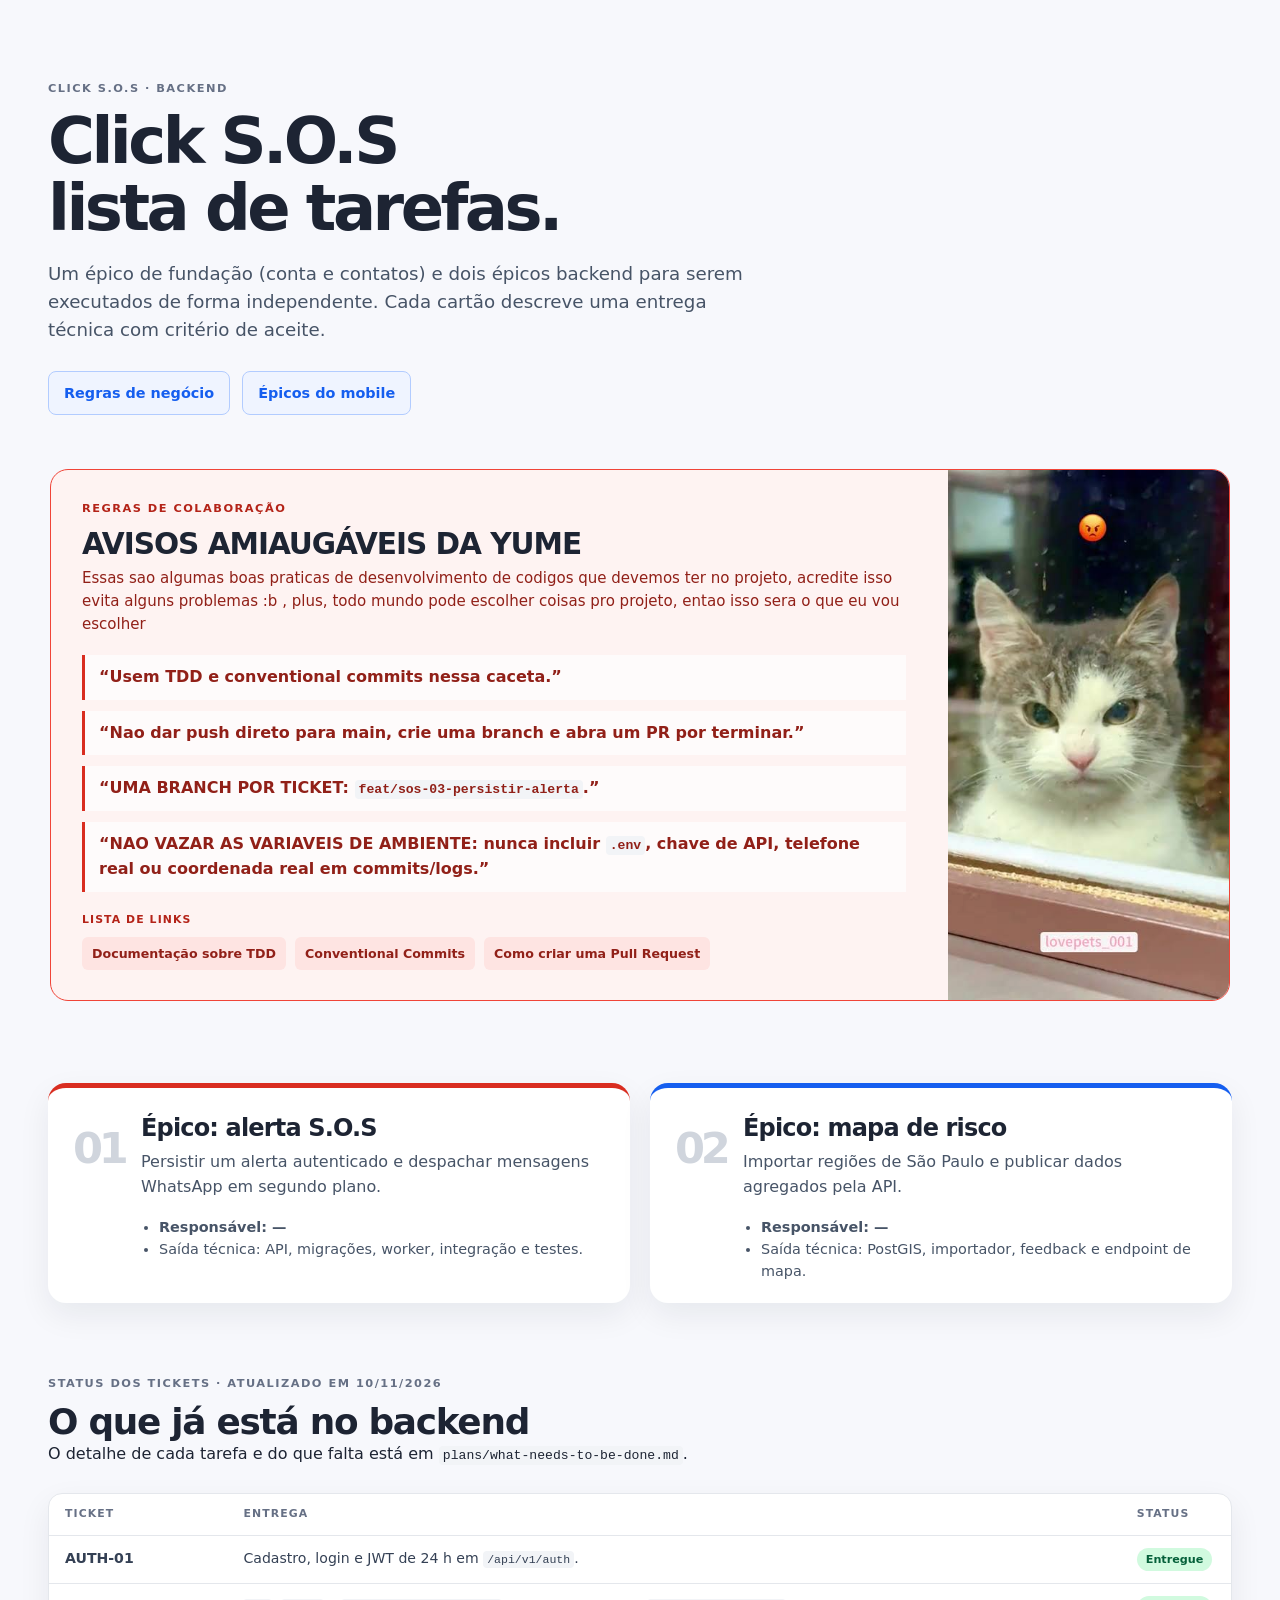
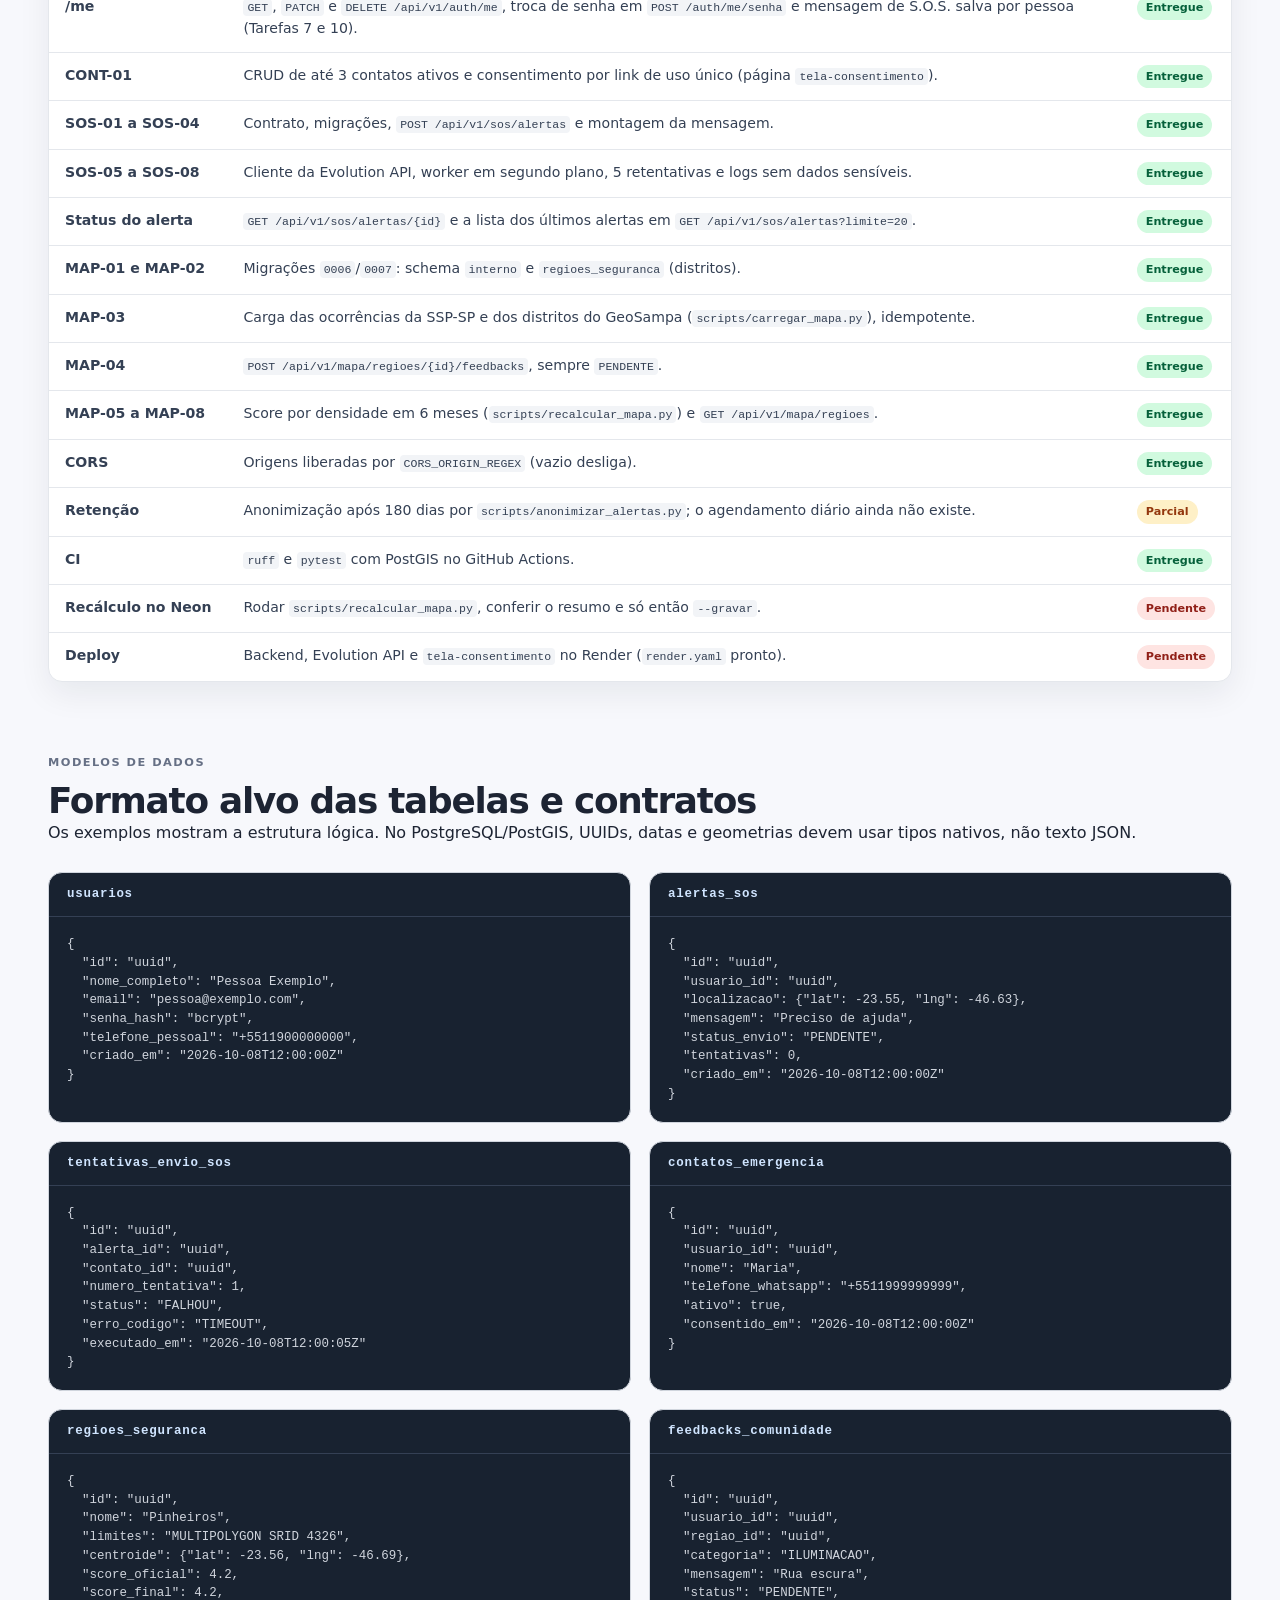
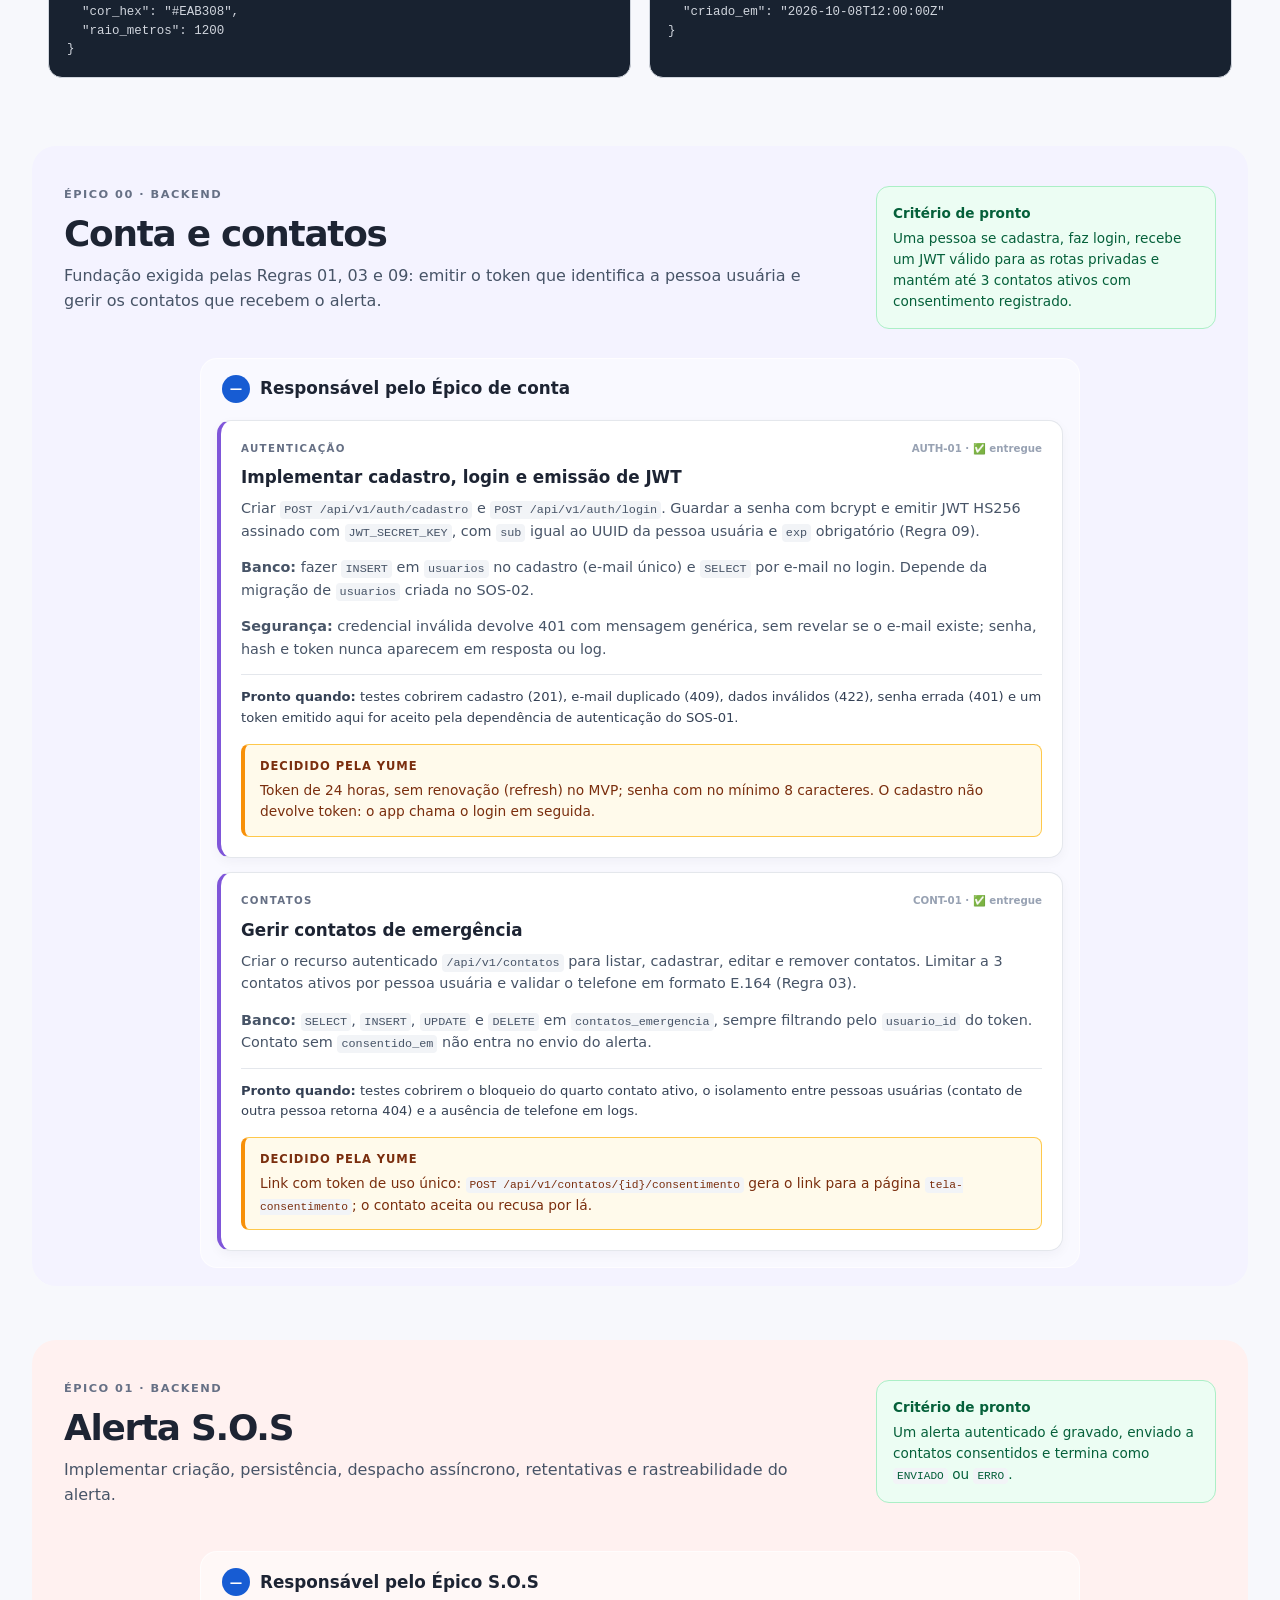
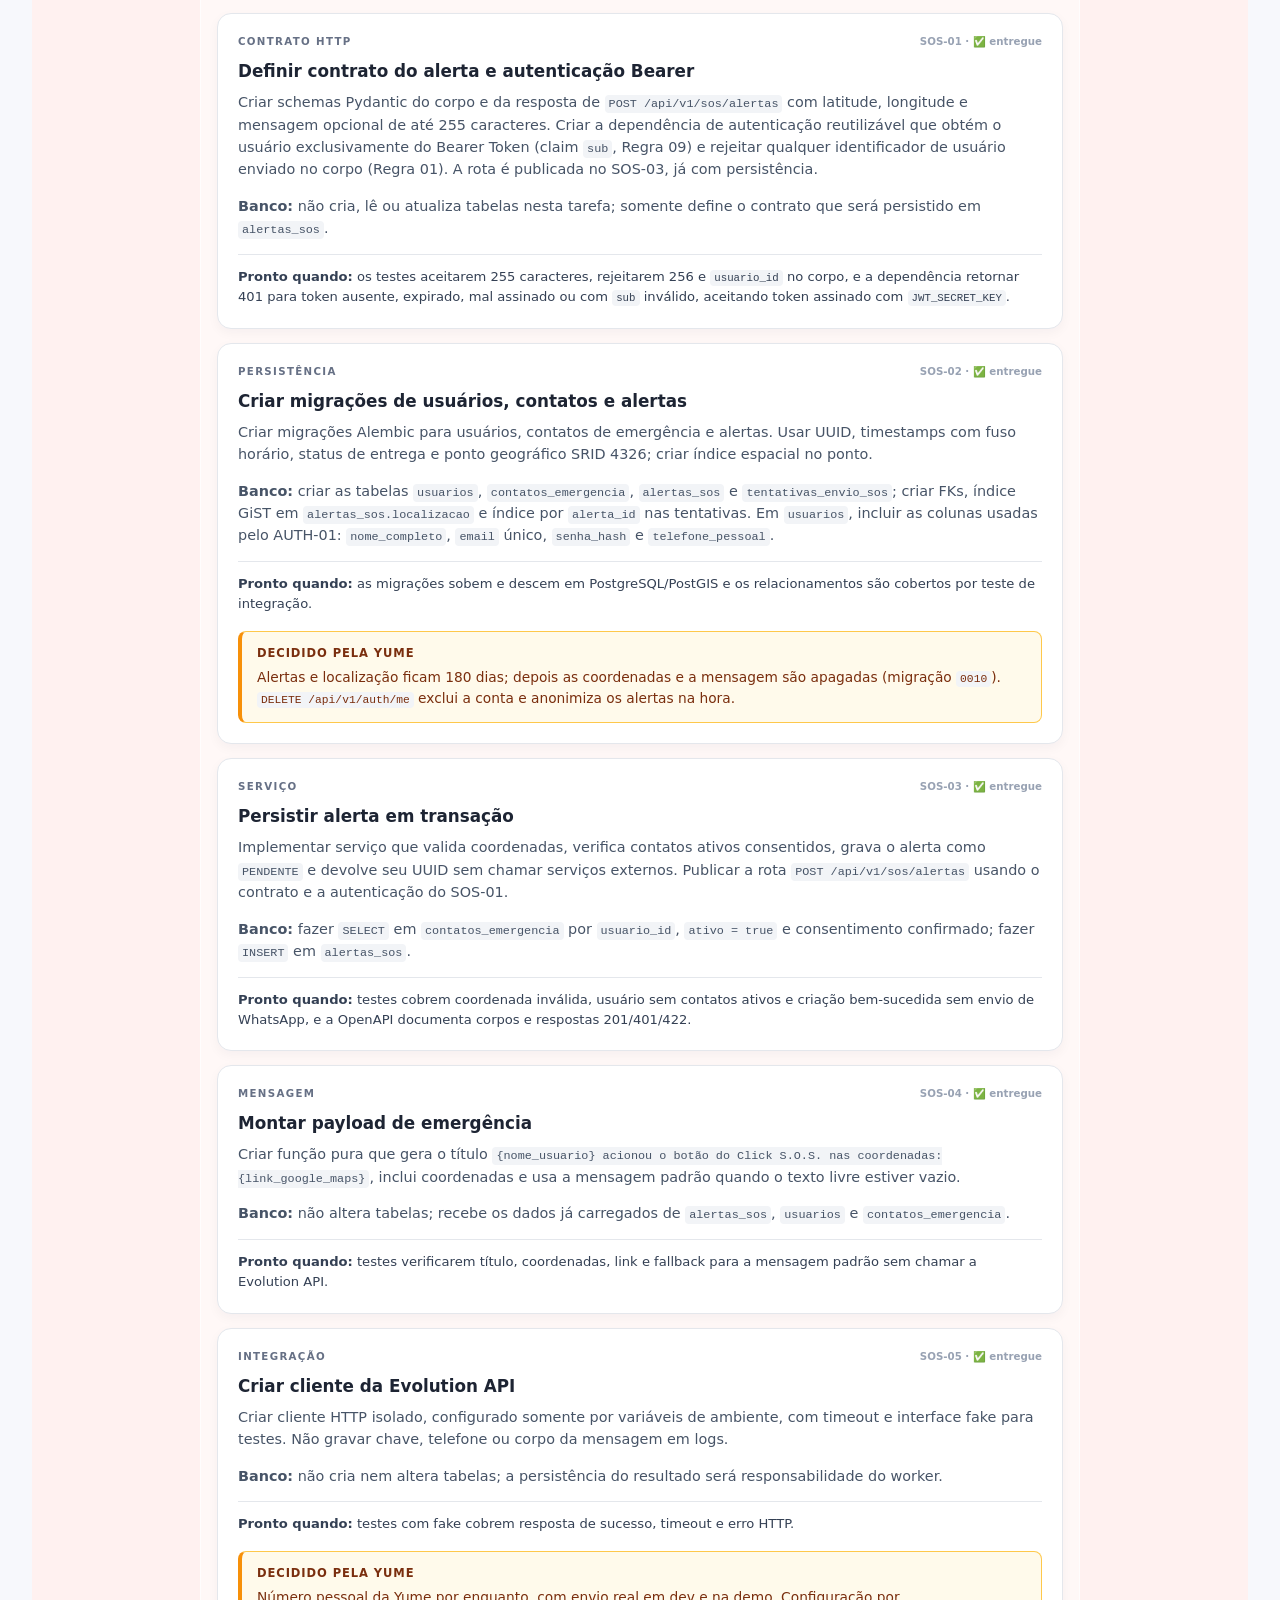
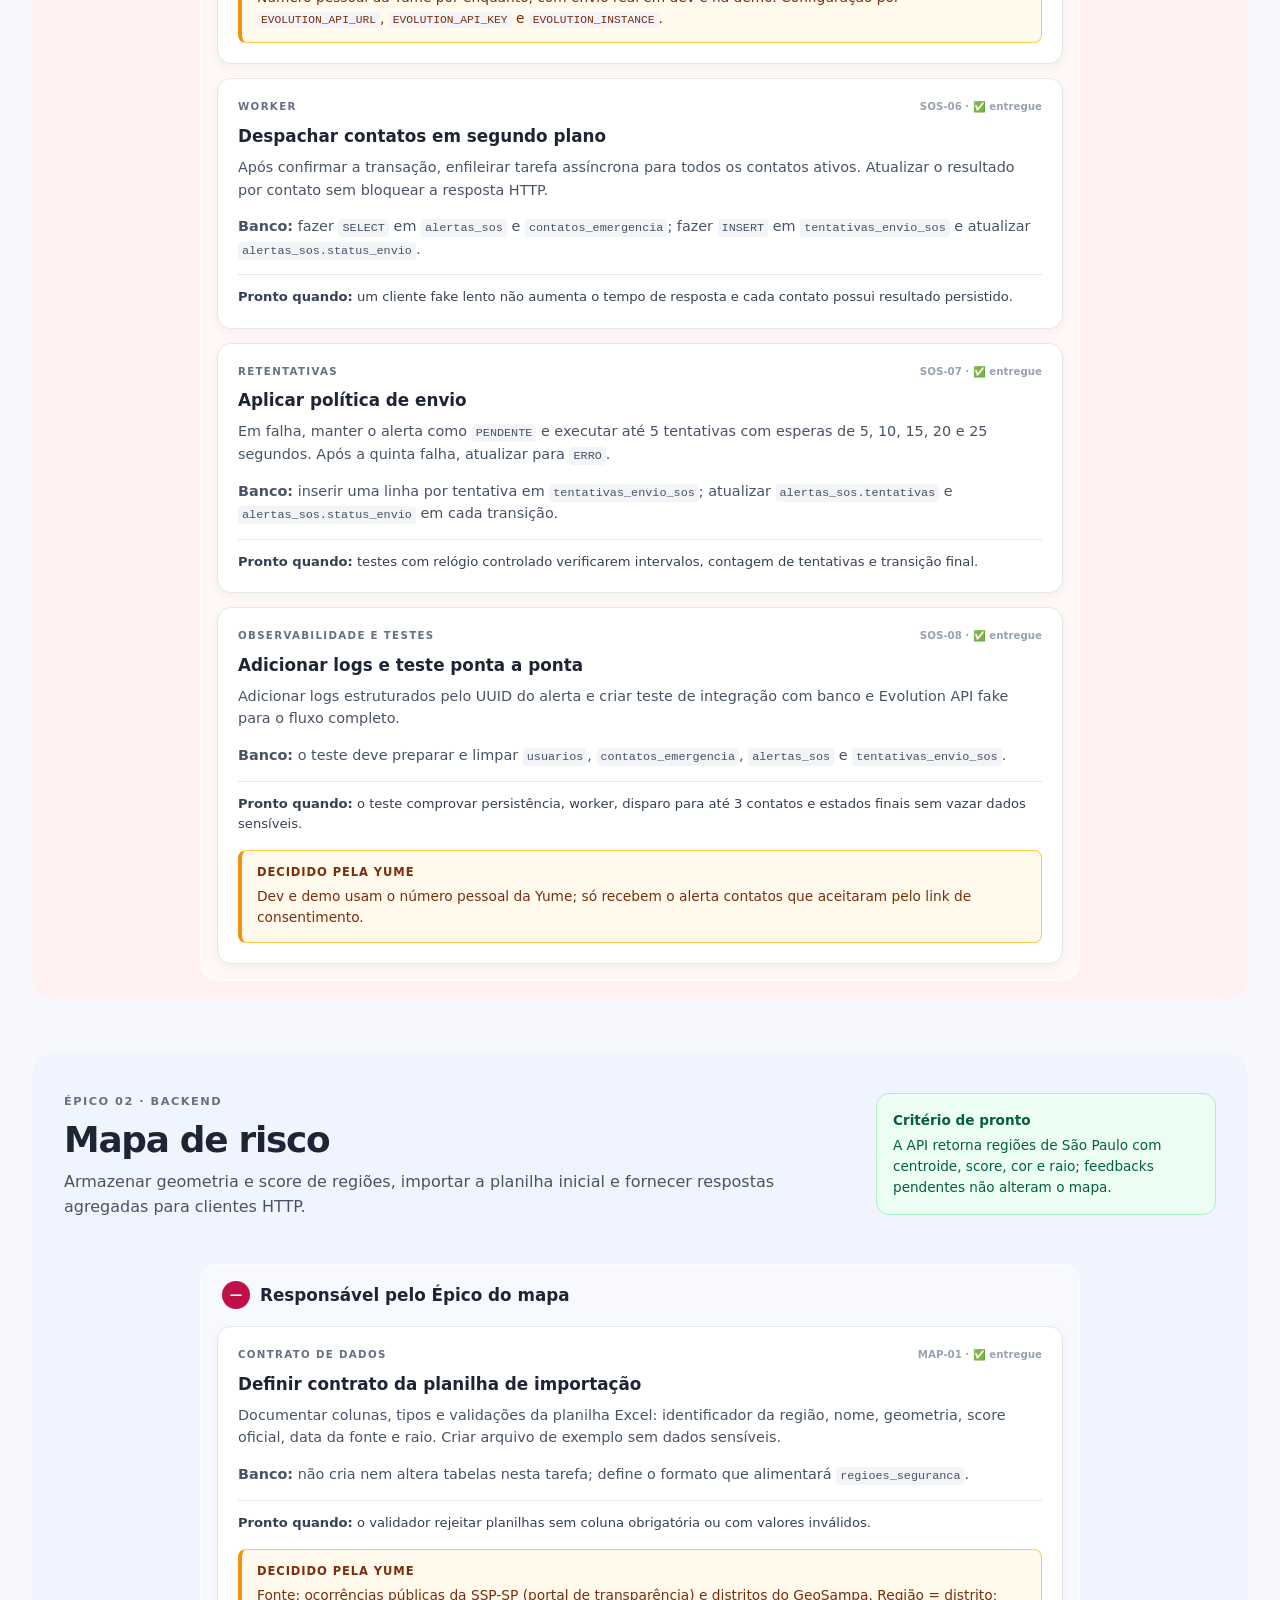
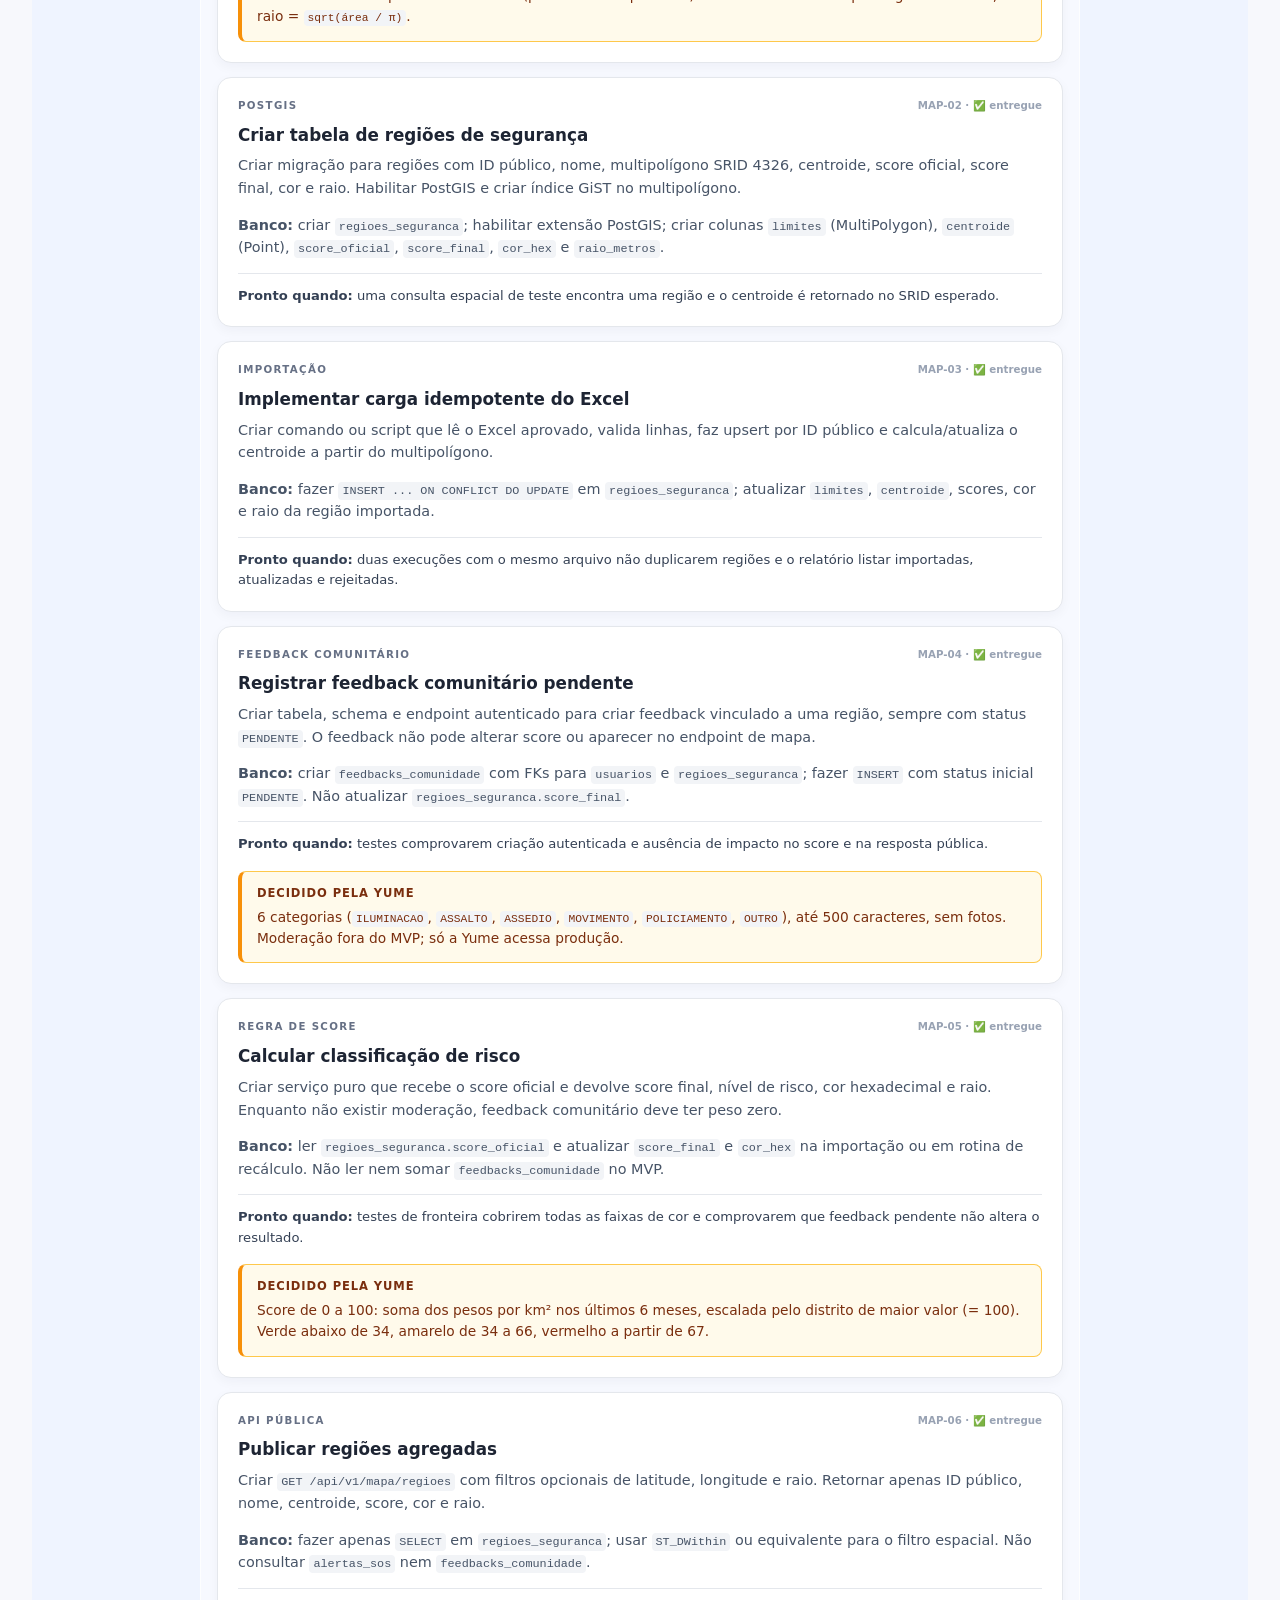
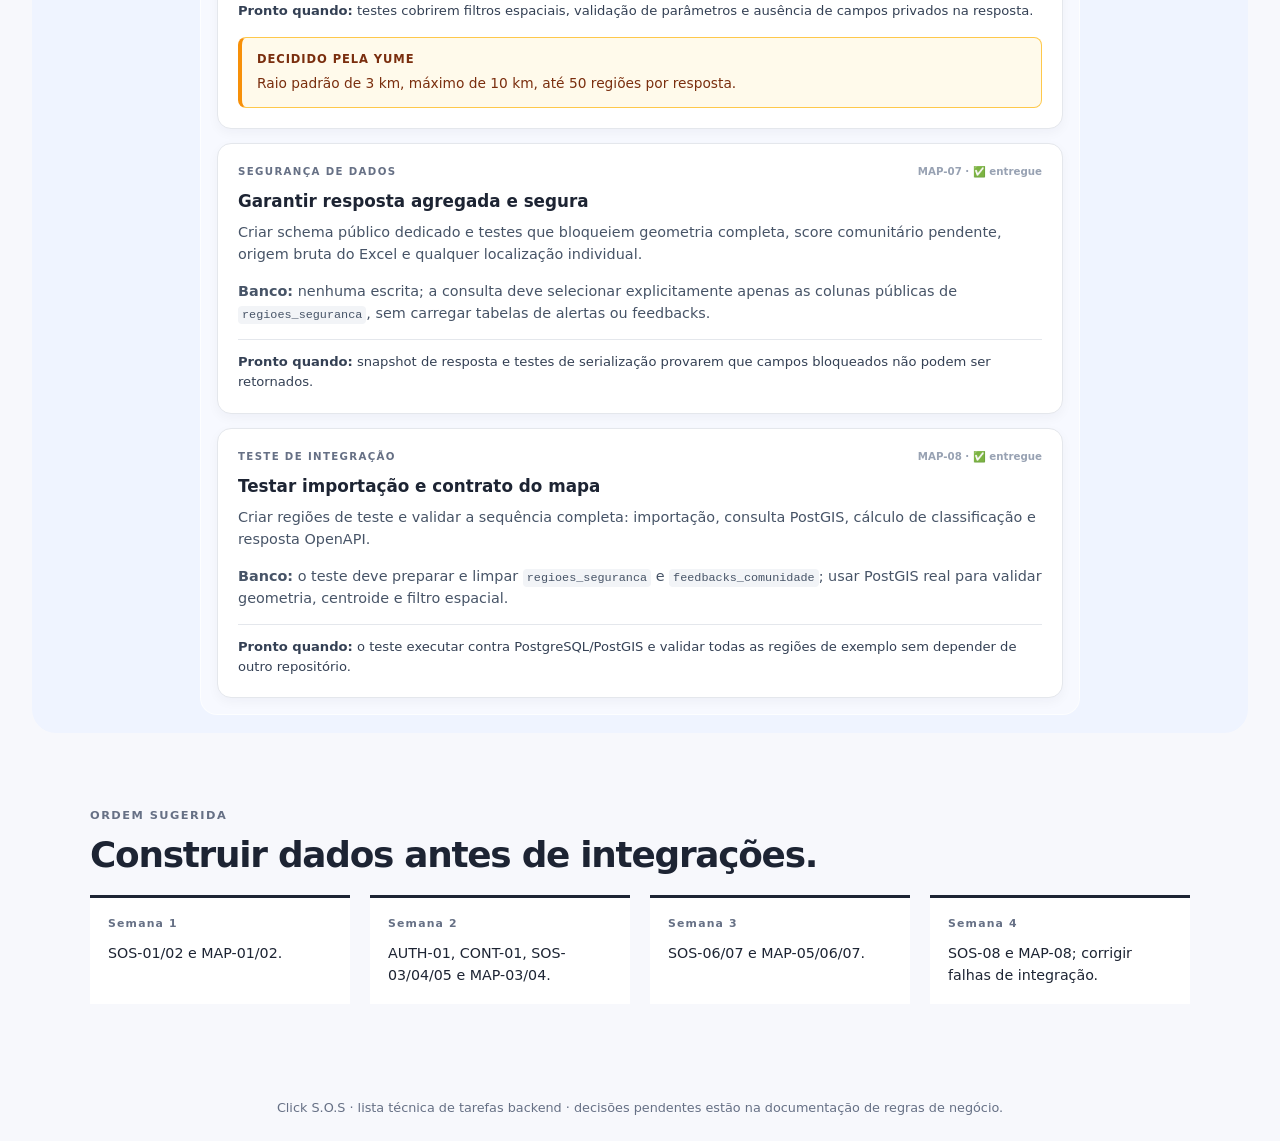
<file: docs/index.html>
<!doctype html>
<html lang="pt-BR">
  <head>
    <meta charset="utf-8" />
    <meta name="viewport" content="width=device-width, initial-scale=1" />
    <title>Click S.O.S lista de tarefas</title>
    <link rel="stylesheet" href="styles.css" />
  </head>
  <body>
    <header class="hero">
      <p class="eyebrow">CLICK S.O.S · BACKEND</p>
      <h1>Click S.O.S<br />lista de tarefas.</h1>
      <p class="intro">Um épico de fundação (conta e contatos) e dois épicos backend para serem executados de forma independente. Cada cartão descreve uma entrega técnica com critério de aceite.</p>
      <nav class="document-links" aria-label="Documentações do projeto">
        <a href="business-rules.html">Regras de negócio</a>
        <a href="mobile-epic.html">Épicos do mobile</a>
      </nav>
    </header>

    <main>
      <section class="yume-notice" aria-labelledby="yume-notice-title">
        <div class="yume-notice-content">
          <p class="eyebrow">REGRAS DE COLABORAÇÃO</p>
          <h2 id="yume-notice-title">AVISOS AMIAUGÁVEIS DA YUME</h2>
          <p class="yume-intro">Essas sao algumas boas praticas de desenvolvimento de codigos que devemos ter no projeto, acredite isso evita alguns problemas :b , plus, todo mundo pode escolher coisas pro projeto, entao isso sera o que eu vou escolher</p>
          <blockquote>“Usem TDD e conventional commits nessa caceta.”</blockquote>
          <blockquote>“Nao dar push direto para main, crie uma branch e abra um PR por terminar.”</blockquote>
          <blockquote>“UMA BRANCH POR TICKET: <code>feat/sos-03-persistir-alerta</code>.”</blockquote>
          <blockquote>“NAO VAZAR AS VARIAVEIS DE AMBIENTE: nunca incluir <code>.env</code>, chave de API, telefone real ou coordenada real em commits/logs.”</blockquote>
          <p class="links-label">LISTA DE LINKS</p>
          <div class="practice-links">
            <a href="https://martinfowler.com/bliki/TestDrivenDevelopment.html" target="_blank" rel="noreferrer">Documentação sobre TDD</a>
            <a href="https://www.conventionalcommits.org/en/v1.0.0/" target="_blank" rel="noreferrer">Conventional Commits</a>
            <a href="https://docs.github.com/en/pull-requests/how-tos/create-pull-requests/creating-a-pull-request" target="_blank" rel="noreferrer">Como criar uma Pull Request</a>
          </div>
        </div>
        <img src="assets/angry-cat.jpg" alt="Gatinho bravo observando as práticas de desenvolvimento" />
      </section>

      <section class="overview" aria-label="Visão geral da divisão">
        <article>
          <span class="number">01</span>
          <h2>Épico: alerta S.O.S</h2>
          <p>Persistir um alerta autenticado e despachar mensagens WhatsApp em segundo plano.</p>
          <ul><li><strong>Responsável: —</strong></li><li>Saída técnica: API, migrações, worker, integração e testes.</li></ul>
        </article>
        <article>
          <span class="number">02</span>
          <h2>Épico: mapa de risco</h2>
          <p>Importar regiões de São Paulo e publicar dados agregados pela API.</p>
          <ul><li><strong>Responsável: —</strong></li><li>Saída técnica: PostGIS, importador, feedback e endpoint de mapa.</li></ul>
        </article>
      </section>


      <section class="status-board" aria-labelledby="status-title">
        <div class="section-heading">
          <p class="eyebrow">STATUS DOS TICKETS · ATUALIZADO EM 10/11/2026</p>
          <h2 id="status-title">O que já está no backend</h2>
          <p>O detalhe de cada tarefa e do que falta está em <code>plans/what-needs-to-be-done.md</code>.</p>
        </div>
        <div class="status-table-wrap">
          <table>
            <thead><tr><th scope="col">Ticket</th><th scope="col">Entrega</th><th scope="col">Status</th></tr></thead>
            <tbody>
              <tr><th scope="row">AUTH-01</th><td>Cadastro, login e JWT de 24 h em <code>/api/v1/auth</code>.</td><td><span class="badge ok">Entregue</span></td></tr>
              <tr><th scope="row">/me</th><td><code>GET</code>, <code>PATCH</code> e <code>DELETE /api/v1/auth/me</code>, troca de senha em <code>POST /auth/me/senha</code> e mensagem de S.O.S. salva por pessoa (Tarefas 7 e 10).</td><td><span class="badge ok">Entregue</span></td></tr>
              <tr><th scope="row">CONT-01</th><td>CRUD de até 3 contatos ativos e consentimento por link de uso único (página <code>tela-consentimento</code>).</td><td><span class="badge ok">Entregue</span></td></tr>
              <tr><th scope="row">SOS-01 a SOS-04</th><td>Contrato, migrações, <code>POST /api/v1/sos/alertas</code> e montagem da mensagem.</td><td><span class="badge ok">Entregue</span></td></tr>
              <tr><th scope="row">SOS-05 a SOS-08</th><td>Cliente da Evolution API, worker em segundo plano, 5 retentativas e logs sem dados sensíveis.</td><td><span class="badge ok">Entregue</span></td></tr>
              <tr><th scope="row">Status do alerta</th><td><code>GET /api/v1/sos/alertas/{id}</code> e a lista dos últimos alertas em <code>GET /api/v1/sos/alertas?limite=20</code>.</td><td><span class="badge ok">Entregue</span></td></tr>
              <tr><th scope="row">MAP-01 e MAP-02</th><td>Migrações <code>0006</code>/<code>0007</code>: schema <code>interno</code> e <code>regioes_seguranca</code> (distritos).</td><td><span class="badge ok">Entregue</span></td></tr>
              <tr><th scope="row">MAP-03</th><td>Carga das ocorrências da SSP-SP e dos distritos do GeoSampa (<code>scripts/carregar_mapa.py</code>), idempotente.</td><td><span class="badge ok">Entregue</span></td></tr>
              <tr><th scope="row">MAP-04</th><td><code>POST /api/v1/mapa/regioes/{id}/feedbacks</code>, sempre <code>PENDENTE</code>.</td><td><span class="badge ok">Entregue</span></td></tr>
              <tr><th scope="row">MAP-05 a MAP-08</th><td>Score por densidade em 6 meses (<code>scripts/recalcular_mapa.py</code>) e <code>GET /api/v1/mapa/regioes</code>.</td><td><span class="badge ok">Entregue</span></td></tr>
              <tr><th scope="row">CORS</th><td>Origens liberadas por <code>CORS_ORIGIN_REGEX</code> (vazio desliga).</td><td><span class="badge ok">Entregue</span></td></tr>
              <tr><th scope="row">Retenção</th><td>Anonimização após 180 dias por <code>scripts/anonimizar_alertas.py</code>; o agendamento diário ainda não existe.</td><td><span class="badge partial">Parcial</span></td></tr>
              <tr><th scope="row">CI</th><td><code>ruff</code> e <code>pytest</code> com PostGIS no GitHub Actions.</td><td><span class="badge ok">Entregue</span></td></tr>
              <tr><th scope="row">Recálculo no Neon</th><td>Rodar <code>scripts/recalcular_mapa.py</code>, conferir o resumo e só então <code>--gravar</code>.</td><td><span class="badge todo">Pendente</span></td></tr>
              <tr><th scope="row">Deploy</th><td>Backend, Evolution API e <code>tela-consentimento</code> no Render (<code>render.yaml</code> pronto).</td><td><span class="badge todo">Pendente</span></td></tr>
            </tbody>
          </table>
        </div>
      </section>

      <section class="data-models" aria-labelledby="models-title">
        <div class="section-heading">
          <p class="eyebrow">MODELOS DE DADOS</p>
          <h2 id="models-title">Formato alvo das tabelas e contratos</h2>
          <p>Os exemplos mostram a estrutura lógica. No PostgreSQL/PostGIS, UUIDs, datas e geometrias devem usar tipos nativos, não texto JSON.</p>
        </div>
        <div class="model-grid">
          <article class="model-card"><h3>usuarios</h3><pre>{
  "id": "uuid",
  "nome_completo": "Pessoa Exemplo",
  "email": "pessoa@exemplo.com",
  "senha_hash": "bcrypt",
  "telefone_pessoal": "+5511900000000",
  "criado_em": "2026-10-08T12:00:00Z"
}</pre></article>
          <article class="model-card"><h3>alertas_sos</h3><pre>{
  "id": "uuid",
  "usuario_id": "uuid",
  "localizacao": {"lat": -23.55, "lng": -46.63},
  "mensagem": "Preciso de ajuda",
  "status_envio": "PENDENTE",
  "tentativas": 0,
  "criado_em": "2026-10-08T12:00:00Z"
}</pre></article>
          <article class="model-card"><h3>tentativas_envio_sos</h3><pre>{
  "id": "uuid",
  "alerta_id": "uuid",
  "contato_id": "uuid",
  "numero_tentativa": 1,
  "status": "FALHOU",
  "erro_codigo": "TIMEOUT",
  "executado_em": "2026-10-08T12:00:05Z"
}</pre></article>
          <article class="model-card"><h3>contatos_emergencia</h3><pre>{
  "id": "uuid",
  "usuario_id": "uuid",
  "nome": "Maria",
  "telefone_whatsapp": "+5511999999999",
  "ativo": true,
  "consentido_em": "2026-10-08T12:00:00Z"
}</pre></article>
          <article class="model-card"><h3>regioes_seguranca</h3><pre>{
  "id": "uuid",
  "nome": "Pinheiros",
  "limites": "MULTIPOLYGON SRID 4326",
  "centroide": {"lat": -23.56, "lng": -46.69},
  "score_oficial": 4.2,
  "score_final": 4.2,
  "cor_hex": "#EAB308",
  "raio_metros": 1200
}</pre></article>
          <article class="model-card"><h3>feedbacks_comunidade</h3><pre>{
  "id": "uuid",
  "usuario_id": "uuid",
  "regiao_id": "uuid",
  "categoria": "ILUMINACAO",
  "mensagem": "Rua escura",
  "status": "PENDENTE",
  "criado_em": "2026-10-08T12:00:00Z"
}</pre></article>
        </div>
      </section>

      <section class="epic foundation" aria-labelledby="account-title">
        <div class="epic-heading">
          <div><p class="eyebrow">ÉPICO 00 · BACKEND</p><h2 id="account-title">Conta e contatos</h2><p>Fundação exigida pelas Regras 01, 03 e 09: emitir o token que identifica a pessoa usuária e gerir os contatos que recebem o alerta.</p></div>
          <div class="success"><strong>Critério de pronto</strong><span>Uma pessoa se cadastra, faz login, recebe um JWT válido para as rotas privadas e mantém até 3 contatos ativos com consentimento registrado.</span></div>
        </div>
        <div class="lanes solo"><div class="lane">
          <div class="lane-header"><span class="avatar a">—</span><h3>Responsável pelo Épico de conta</h3></div>

          <article class="task foundation-card">
            <div class="task-meta"><span>AUTENTICAÇÃO</span><span>AUTH-01 · ✅ entregue</span></div>
            <h4>Implementar cadastro, login e emissão de JWT</h4>
            <p>Criar <code>POST /api/v1/auth/cadastro</code> e <code>POST /api/v1/auth/login</code>. Guardar a senha com bcrypt e emitir JWT HS256 assinado com <code>JWT_SECRET_KEY</code>, com <code>sub</code> igual ao UUID da pessoa usuária e <code>exp</code> obrigatório (Regra 09).</p>
            <p><strong>Banco:</strong> fazer <code>INSERT</code> em <code>usuarios</code> no cadastro (e-mail único) e <code>SELECT</code> por e-mail no login. Depende da migração de <code>usuarios</code> criada no SOS-02.</p>
            <p><strong>Segurança:</strong> credencial inválida devolve 401 com mensagem genérica, sem revelar se o e-mail existe; senha, hash e token nunca aparecem em resposta ou log.</p>
            <p class="done"><b>Pronto quando:</b> testes cobrirem cadastro (201), e-mail duplicado (409), dados inválidos (422), senha errada (401) e um token emitido aqui for aceito pela dependência de autenticação do SOS-01.</p>
            <div class="yume-decision"><strong>Decidido pela Yume</strong><p>Token de 24 horas, sem renovação (refresh) no MVP; senha com no mínimo 8 caracteres. O cadastro não devolve token: o app chama o login em seguida.</p></div>
          </article>

          <article class="task foundation-card">
            <div class="task-meta"><span>CONTATOS</span><span>CONT-01 · ✅ entregue</span></div>
            <h4>Gerir contatos de emergência</h4>
            <p>Criar o recurso autenticado <code>/api/v1/contatos</code> para listar, cadastrar, editar e remover contatos. Limitar a 3 contatos ativos por pessoa usuária e validar o telefone em formato E.164 (Regra 03).</p>
            <p><strong>Banco:</strong> <code>SELECT</code>, <code>INSERT</code>, <code>UPDATE</code> e <code>DELETE</code> em <code>contatos_emergencia</code>, sempre filtrando pelo <code>usuario_id</code> do token. Contato sem <code>consentido_em</code> não entra no envio do alerta.</p>
            <p class="done"><b>Pronto quando:</b> testes cobrirem o bloqueio do quarto contato ativo, o isolamento entre pessoas usuárias (contato de outra pessoa retorna 404) e a ausência de telefone em logs.</p>
            <div class="yume-decision"><strong>Decidido pela Yume</strong><p>Link com token de uso único: <code>POST /api/v1/contatos/{id}/consentimento</code> gera o link para a página <code>tela-consentimento</code>; o contato aceita ou recusa por lá.</p></div>
          </article>
        </div></div>
      </section>

      <section class="epic sos" aria-labelledby="sos-title">
        <div class="epic-heading">
          <div><p class="eyebrow">ÉPICO 01 · BACKEND</p><h2 id="sos-title">Alerta S.O.S</h2><p>Implementar criação, persistência, despacho assíncrono, retentativas e rastreabilidade do alerta.</p></div>
          <div class="success"><strong>Critério de pronto</strong><span>Um alerta autenticado é gravado, enviado a contatos consentidos e termina como <code>ENVIADO</code> ou <code>ERRO</code>.</span></div>
        </div>
        <div class="lanes solo"><div class="lane">
          <div class="lane-header"><span class="avatar a">—</span><h3>Responsável pelo Épico S.O.S</h3></div>

          <article class="task">
            <div class="task-meta"><span>CONTRATO HTTP</span><span>SOS-01 · ✅ entregue</span></div>
            <h4>Definir contrato do alerta e autenticação Bearer</h4>
            <p>Criar schemas Pydantic do corpo e da resposta de <code>POST /api/v1/sos/alertas</code> com latitude, longitude e mensagem opcional de até 255 caracteres. Criar a dependência de autenticação reutilizável que obtém o usuário exclusivamente do Bearer Token (claim <code>sub</code>, Regra 09) e rejeitar qualquer identificador de usuário enviado no corpo (Regra 01). A rota é publicada no SOS-03, já com persistência.</p>
            <p><strong>Banco:</strong> não cria, lê ou atualiza tabelas nesta tarefa; somente define o contrato que será persistido em <code>alertas_sos</code>.</p>
            <p class="done"><b>Pronto quando:</b> os testes aceitarem 255 caracteres, rejeitarem 256 e <code>usuario_id</code> no corpo, e a dependência retornar 401 para token ausente, expirado, mal assinado ou com <code>sub</code> inválido, aceitando token assinado com <code>JWT_SECRET_KEY</code>.</p>
          </article>

          <article class="task">
            <div class="task-meta"><span>PERSISTÊNCIA</span><span>SOS-02 · ✅ entregue</span></div>
            <h4>Criar migrações de usuários, contatos e alertas</h4>
            <p>Criar migrações Alembic para usuários, contatos de emergência e alertas. Usar UUID, timestamps com fuso horário, status de entrega e ponto geográfico SRID 4326; criar índice espacial no ponto.</p>
            <p><strong>Banco:</strong> criar as tabelas <code>usuarios</code>, <code>contatos_emergencia</code>, <code>alertas_sos</code> e <code>tentativas_envio_sos</code>; criar FKs, índice GiST em <code>alertas_sos.localizacao</code> e índice por <code>alerta_id</code> nas tentativas. Em <code>usuarios</code>, incluir as colunas usadas pelo AUTH-01: <code>nome_completo</code>, <code>email</code> único, <code>senha_hash</code> e <code>telefone_pessoal</code>.</p>
            <p class="done"><b>Pronto quando:</b> as migrações sobem e descem em PostgreSQL/PostGIS e os relacionamentos são cobertos por teste de integração.</p>
            <div class="yume-decision"><strong>Decidido pela Yume</strong><p>Alertas e localização ficam 180 dias; depois as coordenadas e a mensagem são apagadas (migração <code>0010</code>). <code>DELETE /api/v1/auth/me</code> exclui a conta e anonimiza os alertas na hora.</p></div>
          </article>

          <article class="task">
            <div class="task-meta"><span>SERVIÇO</span><span>SOS-03 · ✅ entregue</span></div>
            <h4>Persistir alerta em transação</h4>
            <p>Implementar serviço que valida coordenadas, verifica contatos ativos consentidos, grava o alerta como <code>PENDENTE</code> e devolve seu UUID sem chamar serviços externos. Publicar a rota <code>POST /api/v1/sos/alertas</code> usando o contrato e a autenticação do SOS-01.</p>
            <p><strong>Banco:</strong> fazer <code>SELECT</code> em <code>contatos_emergencia</code> por <code>usuario_id</code>, <code>ativo = true</code> e consentimento confirmado; fazer <code>INSERT</code> em <code>alertas_sos</code>.</p>
            <p class="done"><b>Pronto quando:</b> testes cobrem coordenada inválida, usuário sem contatos ativos e criação bem-sucedida sem envio de WhatsApp, e a OpenAPI documenta corpos e respostas 201/401/422.</p>
          </article>

          <article class="task">
            <div class="task-meta"><span>MENSAGEM</span><span>SOS-04 · ✅ entregue</span></div>
            <h4>Montar payload de emergência</h4>
            <p>Criar função pura que gera o título <code>{nome_usuario} acionou o botão do Click S.O.S. nas coordenadas: {link_google_maps}</code>, inclui coordenadas e usa a mensagem padrão quando o texto livre estiver vazio.</p>
            <p><strong>Banco:</strong> não altera tabelas; recebe os dados já carregados de <code>alertas_sos</code>, <code>usuarios</code> e <code>contatos_emergencia</code>.</p>
            <p class="done"><b>Pronto quando:</b> testes verificarem título, coordenadas, link e fallback para a mensagem padrão sem chamar a Evolution API.</p>
          </article>

          <article class="task">
            <div class="task-meta"><span>INTEGRAÇÃO</span><span>SOS-05 · ✅ entregue</span></div>
            <h4>Criar cliente da Evolution API</h4>
            <p>Criar cliente HTTP isolado, configurado somente por variáveis de ambiente, com timeout e interface fake para testes. Não gravar chave, telefone ou corpo da mensagem em logs.</p>
            <p><strong>Banco:</strong> não cria nem altera tabelas; a persistência do resultado será responsabilidade do worker.</p>
            <p class="done"><b>Pronto quando:</b> testes com fake cobrem resposta de sucesso, timeout e erro HTTP.</p>
            <div class="yume-decision"><strong>Decidido pela Yume</strong><p>Número pessoal da Yume por enquanto, com envio real em dev e na demo. Configuração por <code>EVOLUTION_API_URL</code>, <code>EVOLUTION_API_KEY</code> e <code>EVOLUTION_INSTANCE</code>.</p></div>
          </article>

          <article class="task">
            <div class="task-meta"><span>WORKER</span><span>SOS-06 · ✅ entregue</span></div>
            <h4>Despachar contatos em segundo plano</h4>
            <p>Após confirmar a transação, enfileirar tarefa assíncrona para todos os contatos ativos. Atualizar o resultado por contato sem bloquear a resposta HTTP.</p>
            <p><strong>Banco:</strong> fazer <code>SELECT</code> em <code>alertas_sos</code> e <code>contatos_emergencia</code>; fazer <code>INSERT</code> em <code>tentativas_envio_sos</code> e atualizar <code>alertas_sos.status_envio</code>.</p>
            <p class="done"><b>Pronto quando:</b> um cliente fake lento não aumenta o tempo de resposta e cada contato possui resultado persistido.</p>
          </article>

          <article class="task">
            <div class="task-meta"><span>RETENTATIVAS</span><span>SOS-07 · ✅ entregue</span></div>
            <h4>Aplicar política de envio</h4>
            <p>Em falha, manter o alerta como <code>PENDENTE</code> e executar até 5 tentativas com esperas de 5, 10, 15, 20 e 25 segundos. Após a quinta falha, atualizar para <code>ERRO</code>.</p>
            <p><strong>Banco:</strong> inserir uma linha por tentativa em <code>tentativas_envio_sos</code>; atualizar <code>alertas_sos.tentativas</code> e <code>alertas_sos.status_envio</code> em cada transição.</p>
            <p class="done"><b>Pronto quando:</b> testes com relógio controlado verificarem intervalos, contagem de tentativas e transição final.</p>
          </article>

          <article class="task">
            <div class="task-meta"><span>OBSERVABILIDADE E TESTES</span><span>SOS-08 · ✅ entregue</span></div>
            <h4>Adicionar logs e teste ponta a ponta</h4>
            <p>Adicionar logs estruturados pelo UUID do alerta e criar teste de integração com banco e Evolution API fake para o fluxo completo.</p>
            <p><strong>Banco:</strong> o teste deve preparar e limpar <code>usuarios</code>, <code>contatos_emergencia</code>, <code>alertas_sos</code> e <code>tentativas_envio_sos</code>.</p>
            <p class="done"><b>Pronto quando:</b> o teste comprovar persistência, worker, disparo para até 3 contatos e estados finais sem vazar dados sensíveis.</p>
            <div class="yume-decision"><strong>Decidido pela Yume</strong><p>Dev e demo usam o número pessoal da Yume; só recebem o alerta contatos que aceitaram pelo link de consentimento.</p></div>
          </article>
        </div></div>
      </section>

      <section class="epic map" aria-labelledby="map-title">
        <div class="epic-heading">
          <div><p class="eyebrow">ÉPICO 02 · BACKEND</p><h2 id="map-title">Mapa de risco</h2><p>Armazenar geometria e score de regiões, importar a planilha inicial e fornecer respostas agregadas para clientes HTTP.</p></div>
          <div class="success"><strong>Critério de pronto</strong><span>A API retorna regiões de São Paulo com centroide, score, cor e raio; feedbacks pendentes não alteram o mapa.</span></div>
        </div>
        <div class="lanes solo"><div class="lane">
          <div class="lane-header"><span class="avatar b">—</span><h3>Responsável pelo Épico do mapa</h3></div>

          <article class="task">
            <div class="task-meta"><span>CONTRATO DE DADOS</span><span>MAP-01 · ✅ entregue</span></div>
            <h4>Definir contrato da planilha de importação</h4>
            <p>Documentar colunas, tipos e validações da planilha Excel: identificador da região, nome, geometria, score oficial, data da fonte e raio. Criar arquivo de exemplo sem dados sensíveis.</p>
            <p><strong>Banco:</strong> não cria nem altera tabelas nesta tarefa; define o formato que alimentará <code>regioes_seguranca</code>.</p>
            <p class="done"><b>Pronto quando:</b> o validador rejeitar planilhas sem coluna obrigatória ou com valores inválidos.</p>
            <div class="yume-decision"><strong>Decidido pela Yume</strong><p>Fonte: ocorrências públicas da SSP-SP (portal de transparência) e distritos do GeoSampa. Região = distrito; raio = <code>sqrt(área / π)</code>.</p></div>
          </article>

          <article class="task">
            <div class="task-meta"><span>POSTGIS</span><span>MAP-02 · ✅ entregue</span></div>
            <h4>Criar tabela de regiões de segurança</h4>
            <p>Criar migração para regiões com ID público, nome, multipolígono SRID 4326, centroide, score oficial, score final, cor e raio. Habilitar PostGIS e criar índice GiST no multipolígono.</p>
            <p><strong>Banco:</strong> criar <code>regioes_seguranca</code>; habilitar extensão PostGIS; criar colunas <code>limites</code> (MultiPolygon), <code>centroide</code> (Point), <code>score_oficial</code>, <code>score_final</code>, <code>cor_hex</code> e <code>raio_metros</code>.</p>
            <p class="done"><b>Pronto quando:</b> uma consulta espacial de teste encontra uma região e o centroide é retornado no SRID esperado.</p>
          </article>

          <article class="task">
            <div class="task-meta"><span>IMPORTAÇÃO</span><span>MAP-03 · ✅ entregue</span></div>
            <h4>Implementar carga idempotente do Excel</h4>
            <p>Criar comando ou script que lê o Excel aprovado, valida linhas, faz upsert por ID público e calcula/atualiza o centroide a partir do multipolígono.</p>
            <p><strong>Banco:</strong> fazer <code>INSERT ... ON CONFLICT DO UPDATE</code> em <code>regioes_seguranca</code>; atualizar <code>limites</code>, <code>centroide</code>, scores, cor e raio da região importada.</p>
            <p class="done"><b>Pronto quando:</b> duas execuções com o mesmo arquivo não duplicarem regiões e o relatório listar importadas, atualizadas e rejeitadas.</p>
          </article>

          <article class="task">
            <div class="task-meta"><span>FEEDBACK COMUNITÁRIO</span><span>MAP-04 · ✅ entregue</span></div>
            <h4>Registrar feedback comunitário pendente</h4>
            <p>Criar tabela, schema e endpoint autenticado para criar feedback vinculado a uma região, sempre com status <code>PENDENTE</code>. O feedback não pode alterar score ou aparecer no endpoint de mapa.</p>
            <p><strong>Banco:</strong> criar <code>feedbacks_comunidade</code> com FKs para <code>usuarios</code> e <code>regioes_seguranca</code>; fazer <code>INSERT</code> com status inicial <code>PENDENTE</code>. Não atualizar <code>regioes_seguranca.score_final</code>.</p>
            <p class="done"><b>Pronto quando:</b> testes comprovarem criação autenticada e ausência de impacto no score e na resposta pública.</p>
            <div class="yume-decision"><strong>Decidido pela Yume</strong><p>6 categorias (<code>ILUMINACAO</code>, <code>ASSALTO</code>, <code>ASSEDIO</code>, <code>MOVIMENTO</code>, <code>POLICIAMENTO</code>, <code>OUTRO</code>), até 500 caracteres, sem fotos. Moderação fora do MVP; só a Yume acessa produção.</p></div>
          </article>

          <article class="task">
            <div class="task-meta"><span>REGRA DE SCORE</span><span>MAP-05 · ✅ entregue</span></div>
            <h4>Calcular classificação de risco</h4>
            <p>Criar serviço puro que recebe o score oficial e devolve score final, nível de risco, cor hexadecimal e raio. Enquanto não existir moderação, feedback comunitário deve ter peso zero.</p>
            <p><strong>Banco:</strong> ler <code>regioes_seguranca.score_oficial</code> e atualizar <code>score_final</code> e <code>cor_hex</code> na importação ou em rotina de recálculo. Não ler nem somar <code>feedbacks_comunidade</code> no MVP.</p>
            <p class="done"><b>Pronto quando:</b> testes de fronteira cobrirem todas as faixas de cor e comprovarem que feedback pendente não altera o resultado.</p>
            <div class="yume-decision"><strong>Decidido pela Yume</strong><p>Score de 0 a 100: soma dos pesos por km² nos últimos 6 meses, escalada pelo distrito de maior valor (= 100). Verde abaixo de 34, amarelo de 34 a 66, vermelho a partir de 67.</p></div>
          </article>

          <article class="task">
            <div class="task-meta"><span>API PÚBLICA</span><span>MAP-06 · ✅ entregue</span></div>
            <h4>Publicar regiões agregadas</h4>
            <p>Criar <code>GET /api/v1/mapa/regioes</code> com filtros opcionais de latitude, longitude e raio. Retornar apenas ID público, nome, centroide, score, cor e raio.</p>
            <p><strong>Banco:</strong> fazer apenas <code>SELECT</code> em <code>regioes_seguranca</code>; usar <code>ST_DWithin</code> ou equivalente para o filtro espacial. Não consultar <code>alertas_sos</code> nem <code>feedbacks_comunidade</code>.</p>
            <p class="done"><b>Pronto quando:</b> testes cobrirem filtros espaciais, validação de parâmetros e ausência de campos privados na resposta.</p>
            <div class="yume-decision"><strong>Decidido pela Yume</strong><p>Raio padrão de 3 km, máximo de 10 km, até 50 regiões por resposta.</p></div>
          </article>

          <article class="task">
            <div class="task-meta"><span>SEGURANÇA DE DADOS</span><span>MAP-07 · ✅ entregue</span></div>
            <h4>Garantir resposta agregada e segura</h4>
            <p>Criar schema público dedicado e testes que bloqueiem geometria completa, score comunitário pendente, origem bruta do Excel e qualquer localização individual.</p>
            <p><strong>Banco:</strong> nenhuma escrita; a consulta deve selecionar explicitamente apenas as colunas públicas de <code>regioes_seguranca</code>, sem carregar tabelas de alertas ou feedbacks.</p>
            <p class="done"><b>Pronto quando:</b> snapshot de resposta e testes de serialização provarem que campos bloqueados não podem ser retornados.</p>
          </article>

          <article class="task">
            <div class="task-meta"><span>TESTE DE INTEGRAÇÃO</span><span>MAP-08 · ✅ entregue</span></div>
            <h4>Testar importação e contrato do mapa</h4>
            <p>Criar regiões de teste e validar a sequência completa: importação, consulta PostGIS, cálculo de classificação e resposta OpenAPI.</p>
            <p><strong>Banco:</strong> o teste deve preparar e limpar <code>regioes_seguranca</code> e <code>feedbacks_comunidade</code>; usar PostGIS real para validar geometria, centroide e filtro espacial.</p>
            <p class="done"><b>Pronto quando:</b> o teste executar contra PostgreSQL/PostGIS e validar todas as regiões de exemplo sem depender de outro repositório.</p>
          </article>
        </div></div>
      </section>

      <section class="sequence" aria-labelledby="sequence-title">
        <p class="eyebrow">ORDEM SUGERIDA</p>
        <h2 id="sequence-title">Construir dados antes de integrações.</h2>
        <ol>
          <li><span>Semana 1</span> SOS-01/02 e MAP-01/02.</li>
          <li><span>Semana 2</span> AUTH-01, CONT-01, SOS-03/04/05 e MAP-03/04.</li>
          <li><span>Semana 3</span> SOS-06/07 e MAP-05/06/07.</li>
          <li><span>Semana 4</span> SOS-08 e MAP-08; corrigir falhas de integração.</li>
        </ol>
      </section>
    </main>

    <footer><p>Click S.O.S · lista técnica de tarefas backend · decisões pendentes estão na documentação de regras de negócio.</p></footer>
  </body>
</html>
</file>
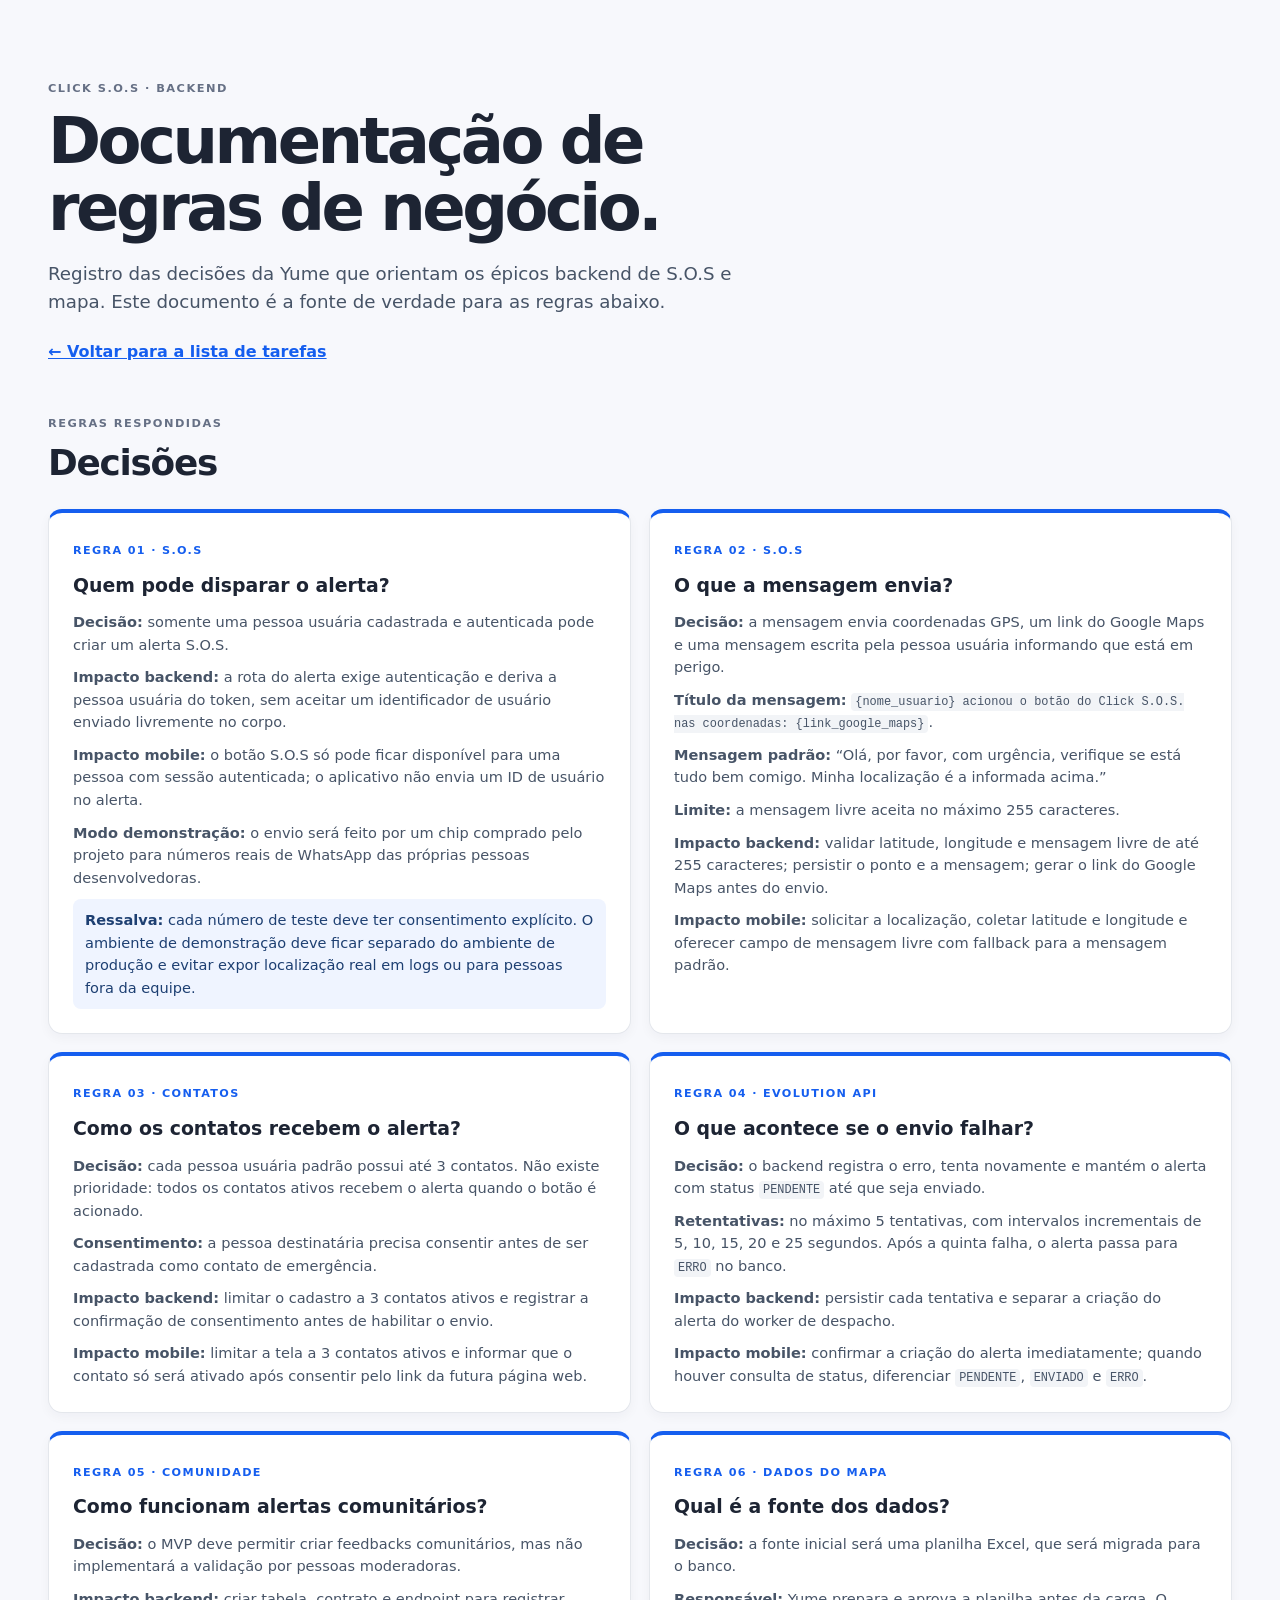
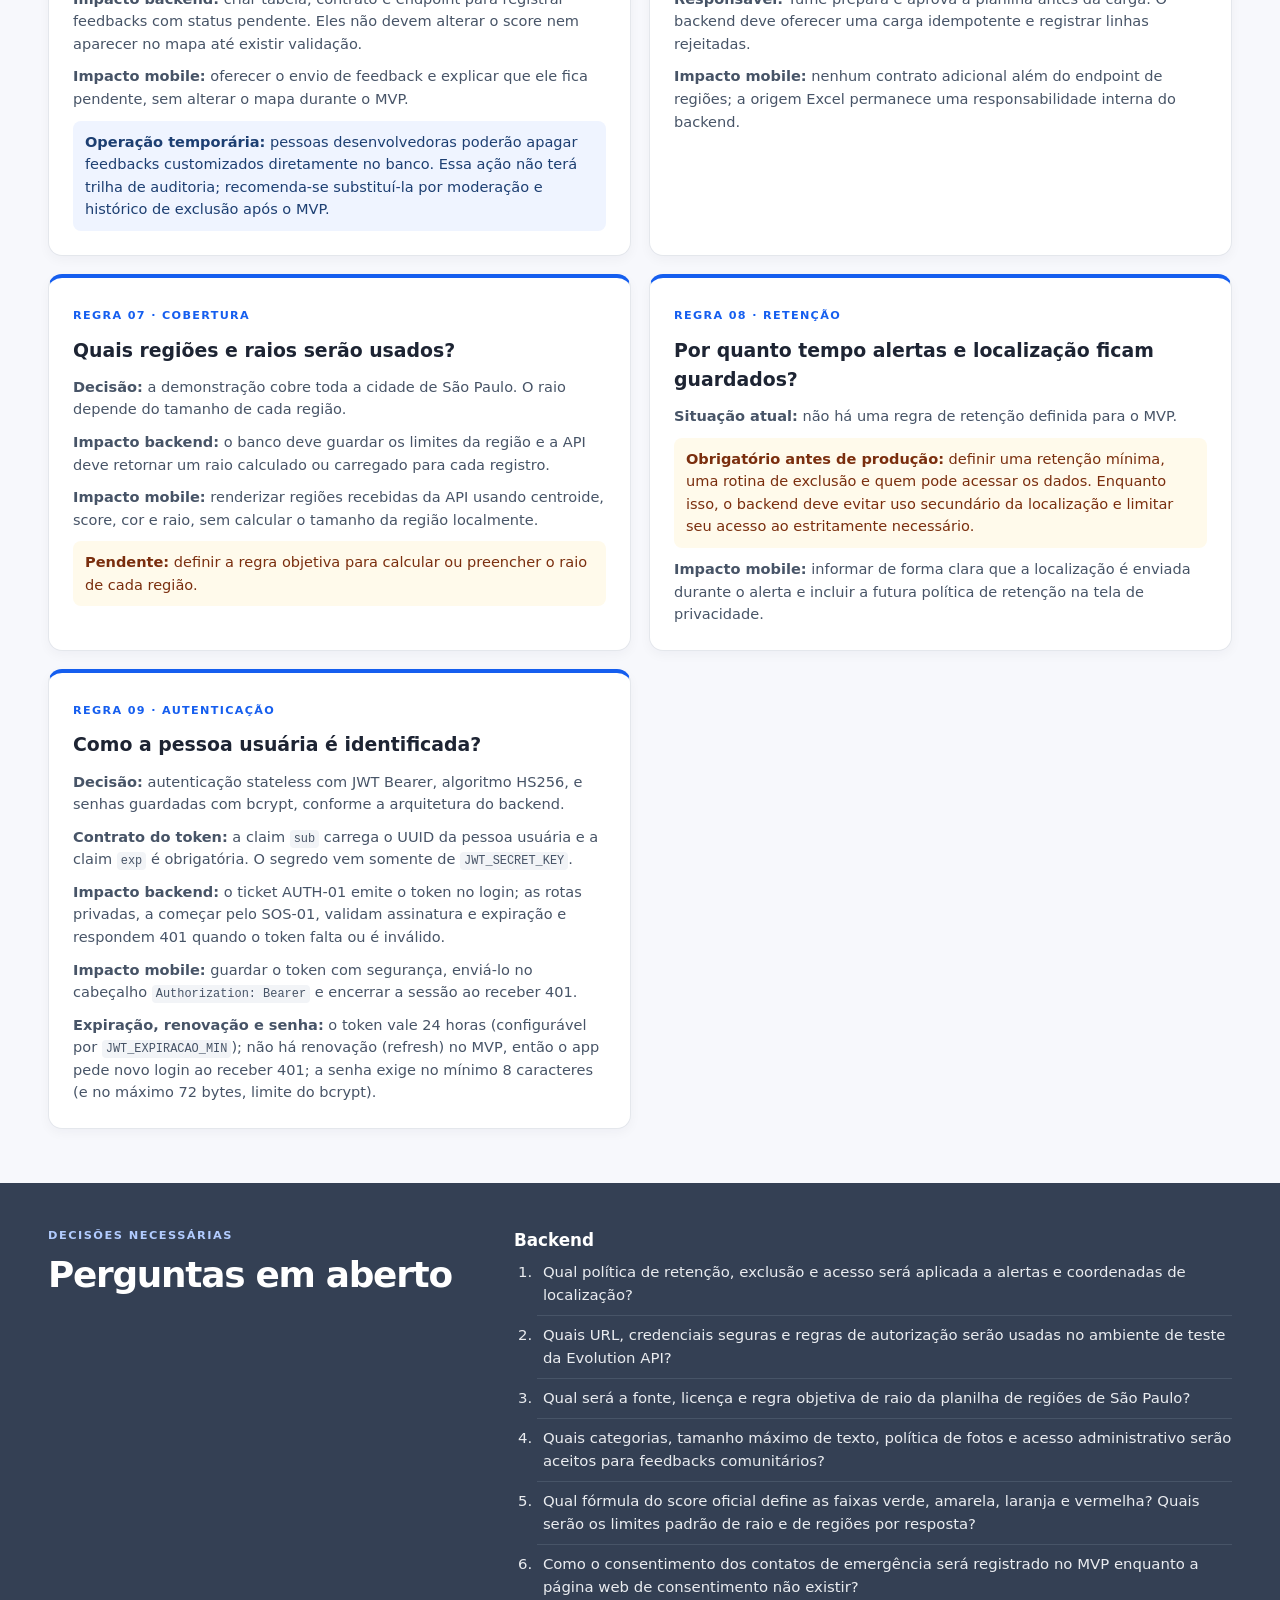
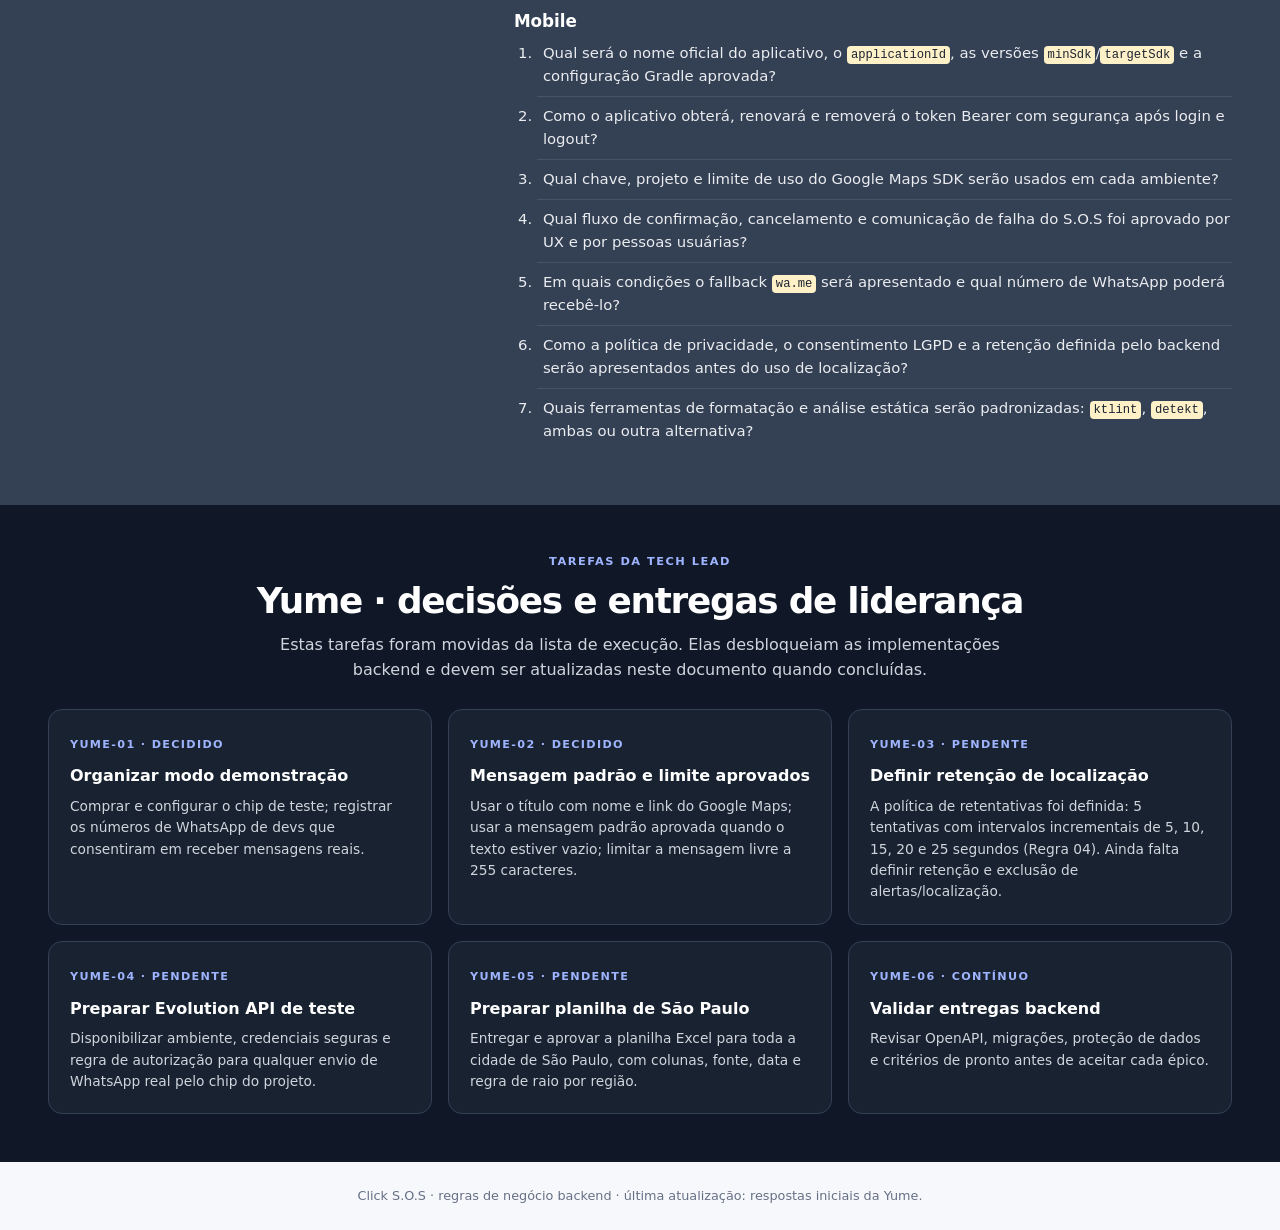
<file: docs/business-rules.html>
<!doctype html>
<html lang="pt-BR">
  <head>
    <meta charset="utf-8" />
    <meta name="viewport" content="width=device-width, initial-scale=1" />
    <title>Click S.O.S — Documentação de regras de negócio</title>
    <link rel="stylesheet" href="styles.css" />
  </head>
  <body>
    <header class="hero rules-hero">
      <p class="eyebrow">CLICK S.O.S · BACKEND</p>
      <h1>Documentação de<br />regras de negócio.</h1>
      <p class="intro">Registro das decisões da Yume que orientam os épicos backend de S.O.S e mapa. Este documento é a fonte de verdade para as regras abaixo.</p>
      <p class="back-link"><a href="index.html">← Voltar para a lista de tarefas</a></p>
    </header>

    <main>
      <section class="answers" aria-labelledby="answers-title">
        <div class="section-heading">
          <p class="eyebrow">REGRAS RESPONDIDAS</p>
          <h2 id="answers-title">Decisões</h2>
        </div>

        <div class="answer-grid">
          <article class="answer-card">
            <span class="answer-id">REGRA 01 · S.O.S</span>
            <h3>Quem pode disparar o alerta?</h3>
            <p><strong>Decisão:</strong> somente uma pessoa usuária cadastrada e autenticada pode criar um alerta S.O.S.</p>
            <p><strong>Impacto backend:</strong> a rota do alerta exige autenticação e deriva a pessoa usuária do token, sem aceitar um identificador de usuário enviado livremente no corpo.</p>
            <p class="mobile-note"><strong>Impacto mobile:</strong> o botão S.O.S só pode ficar disponível para uma pessoa com sessão autenticada; o aplicativo não envia um ID de usuário no alerta.</p>
            <p><strong>Modo demonstração:</strong> o envio será feito por um chip comprado pelo projeto para números reais de WhatsApp das próprias pessoas desenvolvedoras.</p>
            <p class="note"><strong>Ressalva:</strong> cada número de teste deve ter consentimento explícito. O ambiente de demonstração deve ficar separado do ambiente de produção e evitar expor localização real em logs ou para pessoas fora da equipe.</p>
          </article>

          <article class="answer-card">
            <span class="answer-id">REGRA 02 · S.O.S</span>
            <h3>O que a mensagem envia?</h3>
            <p><strong>Decisão:</strong> a mensagem envia coordenadas GPS, um link do Google Maps e uma mensagem escrita pela pessoa usuária informando que está em perigo.</p>
            <p><strong>Título da mensagem:</strong> <code>{nome_usuario} acionou o botão do Click S.O.S. nas coordenadas: {link_google_maps}</code>.</p>
            <p><strong>Mensagem padrão:</strong> “Olá, por favor, com urgência, verifique se está tudo bem comigo. Minha localização é a informada acima.”</p>
            <p><strong>Limite:</strong> a mensagem livre aceita no máximo 255 caracteres.</p>
            <p><strong>Impacto backend:</strong> validar latitude, longitude e mensagem livre de até 255 caracteres; persistir o ponto e a mensagem; gerar o link do Google Maps antes do envio.</p>
            <p class="mobile-note"><strong>Impacto mobile:</strong> solicitar a localização, coletar latitude e longitude e oferecer campo de mensagem livre com fallback para a mensagem padrão.</p>
          </article>

          <article class="answer-card">
            <span class="answer-id">REGRA 03 · CONTATOS</span>
            <h3>Como os contatos recebem o alerta?</h3>
            <p><strong>Decisão:</strong> cada pessoa usuária padrão possui até 3 contatos. Não existe prioridade: todos os contatos ativos recebem o alerta quando o botão é acionado.</p>
            <p><strong>Consentimento:</strong> a pessoa destinatária precisa consentir antes de ser cadastrada como contato de emergência.</p>
            <p><strong>Impacto backend:</strong> limitar o cadastro a 3 contatos ativos e registrar a confirmação de consentimento antes de habilitar o envio.</p>
            <p class="mobile-note"><strong>Impacto mobile:</strong> limitar a tela a 3 contatos ativos e informar que o contato só será ativado após consentir pelo link da futura página web.</p>
          </article>

          <article class="answer-card">
            <span class="answer-id">REGRA 04 · EVOLUTION API</span>
            <h3>O que acontece se o envio falhar?</h3>
            <p><strong>Decisão:</strong> o backend registra o erro, tenta novamente e mantém o alerta com status <code>PENDENTE</code> até que seja enviado.</p>
            <p><strong>Retentativas:</strong> no máximo 5 tentativas, com intervalos incrementais de 5, 10, 15, 20 e 25 segundos. Após a quinta falha, o alerta passa para <code>ERRO</code> no banco.</p>
            <p><strong>Impacto backend:</strong> persistir cada tentativa e separar a criação do alerta do worker de despacho.</p>
            <p class="mobile-note"><strong>Impacto mobile:</strong> confirmar a criação do alerta imediatamente; quando houver consulta de status, diferenciar <code>PENDENTE</code>, <code>ENVIADO</code> e <code>ERRO</code>.</p>
          </article>

          <article class="answer-card">
            <span class="answer-id">REGRA 05 · COMUNIDADE</span>
            <h3>Como funcionam alertas comunitários?</h3>
            <p><strong>Decisão:</strong> o MVP deve permitir criar feedbacks comunitários, mas não implementará a validação por pessoas moderadoras.</p>
            <p><strong>Impacto backend:</strong> criar tabela, contrato e endpoint para registrar feedbacks com status pendente. Eles não devem alterar o score nem aparecer no mapa até existir validação.</p>
            <p class="mobile-note"><strong>Impacto mobile:</strong> oferecer o envio de feedback e explicar que ele fica pendente, sem alterar o mapa durante o MVP.</p>
            <p class="note"><strong>Operação temporária:</strong> pessoas desenvolvedoras poderão apagar feedbacks customizados diretamente no banco. Essa ação não terá trilha de auditoria; recomenda-se substituí-la por moderação e histórico de exclusão após o MVP.</p>
          </article>

          <article class="answer-card">
            <span class="answer-id">REGRA 06 · DADOS DO MAPA</span>
            <h3>Qual é a fonte dos dados?</h3>
            <p><strong>Decisão:</strong> a fonte inicial será uma planilha Excel, que será migrada para o banco.</p>
            <p><strong>Responsável:</strong> Yume prepara e aprova a planilha antes da carga. O backend deve oferecer uma carga idempotente e registrar linhas rejeitadas.</p>
            <p class="mobile-note"><strong>Impacto mobile:</strong> nenhum contrato adicional além do endpoint de regiões; a origem Excel permanece uma responsabilidade interna do backend.</p>
          </article>

          <article class="answer-card">
            <span class="answer-id">REGRA 07 · COBERTURA</span>
            <h3>Quais regiões e raios serão usados?</h3>
            <p><strong>Decisão:</strong> a demonstração cobre toda a cidade de São Paulo. O raio depende do tamanho de cada região.</p>
            <p><strong>Impacto backend:</strong> o banco deve guardar os limites da região e a API deve retornar um raio calculado ou carregado para cada registro.</p>
            <p class="mobile-note"><strong>Impacto mobile:</strong> renderizar regiões recebidas da API usando centroide, score, cor e raio, sem calcular o tamanho da região localmente.</p>
            <p class="pending"><strong>Pendente:</strong> definir a regra objetiva para calcular ou preencher o raio de cada região.</p>
          </article>

          <article class="answer-card">
            <span class="answer-id">REGRA 08 · RETENÇÃO</span>
            <h3>Por quanto tempo alertas e localização ficam guardados?</h3>
            <p><strong>Situação atual:</strong> não há uma regra de retenção definida para o MVP.</p>
            <p class="pending"><strong>Obrigatório antes de produção:</strong> definir uma retenção mínima, uma rotina de exclusão e quem pode acessar os dados. Enquanto isso, o backend deve evitar uso secundário da localização e limitar seu acesso ao estritamente necessário.</p>
            <p class="mobile-note"><strong>Impacto mobile:</strong> informar de forma clara que a localização é enviada durante o alerta e incluir a futura política de retenção na tela de privacidade.</p>
          </article>

          <article class="answer-card">
            <span class="answer-id">REGRA 09 · AUTENTICAÇÃO</span>
            <h3>Como a pessoa usuária é identificada?</h3>
            <p><strong>Decisão:</strong> autenticação stateless com JWT Bearer, algoritmo HS256, e senhas guardadas com bcrypt, conforme a arquitetura do backend.</p>
            <p><strong>Contrato do token:</strong> a claim <code>sub</code> carrega o UUID da pessoa usuária e a claim <code>exp</code> é obrigatória. O segredo vem somente de <code>JWT_SECRET_KEY</code>.</p>
            <p><strong>Impacto backend:</strong> o ticket AUTH-01 emite o token no login; as rotas privadas, a começar pelo SOS-01, validam assinatura e expiração e respondem 401 quando o token falta ou é inválido.</p>
            <p class="mobile-note"><strong>Impacto mobile:</strong> guardar o token com segurança, enviá-lo no cabeçalho <code>Authorization: Bearer</code> e encerrar a sessão ao receber 401.</p>
            <p><strong>Expiração, renovação e senha:</strong> o token vale 24 horas (configurável por <code>JWT_EXPIRACAO_MIN</code>); não há renovação (refresh) no MVP, então o app pede novo login ao receber 401; a senha exige no mínimo 8 caracteres (e no máximo 72 bytes, limite do bcrypt).</p>
          </article>
        </div>
      </section>

      <section class="questions" aria-labelledby="questions-title">
        <div>
          <p class="eyebrow">DECISÕES NECESSÁRIAS</p>
          <h2 id="questions-title">Perguntas em aberto</h2>
        </div>
        <div>
          <h3>Backend</h3>
          <ol>
            <li>Qual política de retenção, exclusão e acesso será aplicada a alertas e coordenadas de localização?</li>
            <li>Quais URL, credenciais seguras e regras de autorização serão usadas no ambiente de teste da Evolution API?</li>
            <li>Qual será a fonte, licença e regra objetiva de raio da planilha de regiões de São Paulo?</li>
            <li>Quais categorias, tamanho máximo de texto, política de fotos e acesso administrativo serão aceitos para feedbacks comunitários?</li>
            <li>Qual fórmula do score oficial define as faixas verde, amarela, laranja e vermelha? Quais serão os limites padrão de raio e de regiões por resposta?</li>
            <li>Como o consentimento dos contatos de emergência será registrado no MVP enquanto a página web de consentimento não existir?</li>
          </ol>
          <h3>Mobile</h3>
          <ol>
            <li>Qual será o nome oficial do aplicativo, o <code>applicationId</code>, as versões <code>minSdk</code>/<code>targetSdk</code> e a configuração Gradle aprovada?</li>
            <li>Como o aplicativo obterá, renovará e removerá o token Bearer com segurança após login e logout?</li>
            <li>Qual chave, projeto e limite de uso do Google Maps SDK serão usados em cada ambiente?</li>
            <li>Qual fluxo de confirmação, cancelamento e comunicação de falha do S.O.S foi aprovado por UX e por pessoas usuárias?</li>
            <li>Em quais condições o fallback <code>wa.me</code> será apresentado e qual número de WhatsApp poderá recebê-lo?</li>
            <li>Como a política de privacidade, o consentimento LGPD e a retenção definida pelo backend serão apresentados antes do uso de localização?</li>
            <li>Quais ferramentas de formatação e análise estática serão padronizadas: <code>ktlint</code>, <code>detekt</code>, ambas ou outra alternativa?</li>
          </ol>
        </div>
      </section>

      <section class="tech-lead" aria-labelledby="lead-title">
        <div class="tech-lead-heading">
          <p class="eyebrow">TAREFAS DA TECH LEAD</p>
          <h2 id="lead-title">Yume · decisões e entregas de liderança</h2>
          <p>Estas tarefas foram movidas da lista de execução. Elas desbloqueiam as implementações backend e devem ser atualizadas neste documento quando concluídas.</p>
        </div>
        <div class="lead-grid">
          <article class="lead-task"><span>YUME-01 · DECIDIDO</span><h3>Organizar modo demonstração</h3><p>Comprar e configurar o chip de teste; registrar os números de WhatsApp de devs que consentiram em receber mensagens reais.</p></article>
          <article class="lead-task"><span>YUME-02 · DECIDIDO</span><h3>Mensagem padrão e limite aprovados</h3><p>Usar o título com nome e link do Google Maps; usar a mensagem padrão aprovada quando o texto estiver vazio; limitar a mensagem livre a 255 caracteres.</p></article>
          <article class="lead-task"><span>YUME-03 · PENDENTE</span><h3>Definir retenção de localização</h3><p>A política de retentativas foi definida: 5 tentativas com intervalos incrementais de 5, 10, 15, 20 e 25 segundos (Regra 04). Ainda falta definir retenção e exclusão de alertas/localização.</p></article>
          <article class="lead-task"><span>YUME-04 · PENDENTE</span><h3>Preparar Evolution API de teste</h3><p>Disponibilizar ambiente, credenciais seguras e regra de autorização para qualquer envio de WhatsApp real pelo chip do projeto.</p></article>
          <article class="lead-task"><span>YUME-05 · PENDENTE</span><h3>Preparar planilha de São Paulo</h3><p>Entregar e aprovar a planilha Excel para toda a cidade de São Paulo, com colunas, fonte, data e regra de raio por região.</p></article>
          <article class="lead-task"><span>YUME-06 · CONTÍNUO</span><h3>Validar entregas backend</h3><p>Revisar OpenAPI, migrações, proteção de dados e critérios de pronto antes de aceitar cada épico.</p></article>
        </div>
      </section>
    </main>

    <footer><p>Click S.O.S · regras de negócio backend · última atualização: respostas iniciais da Yume.</p></footer>
  </body>
</html>
</file>
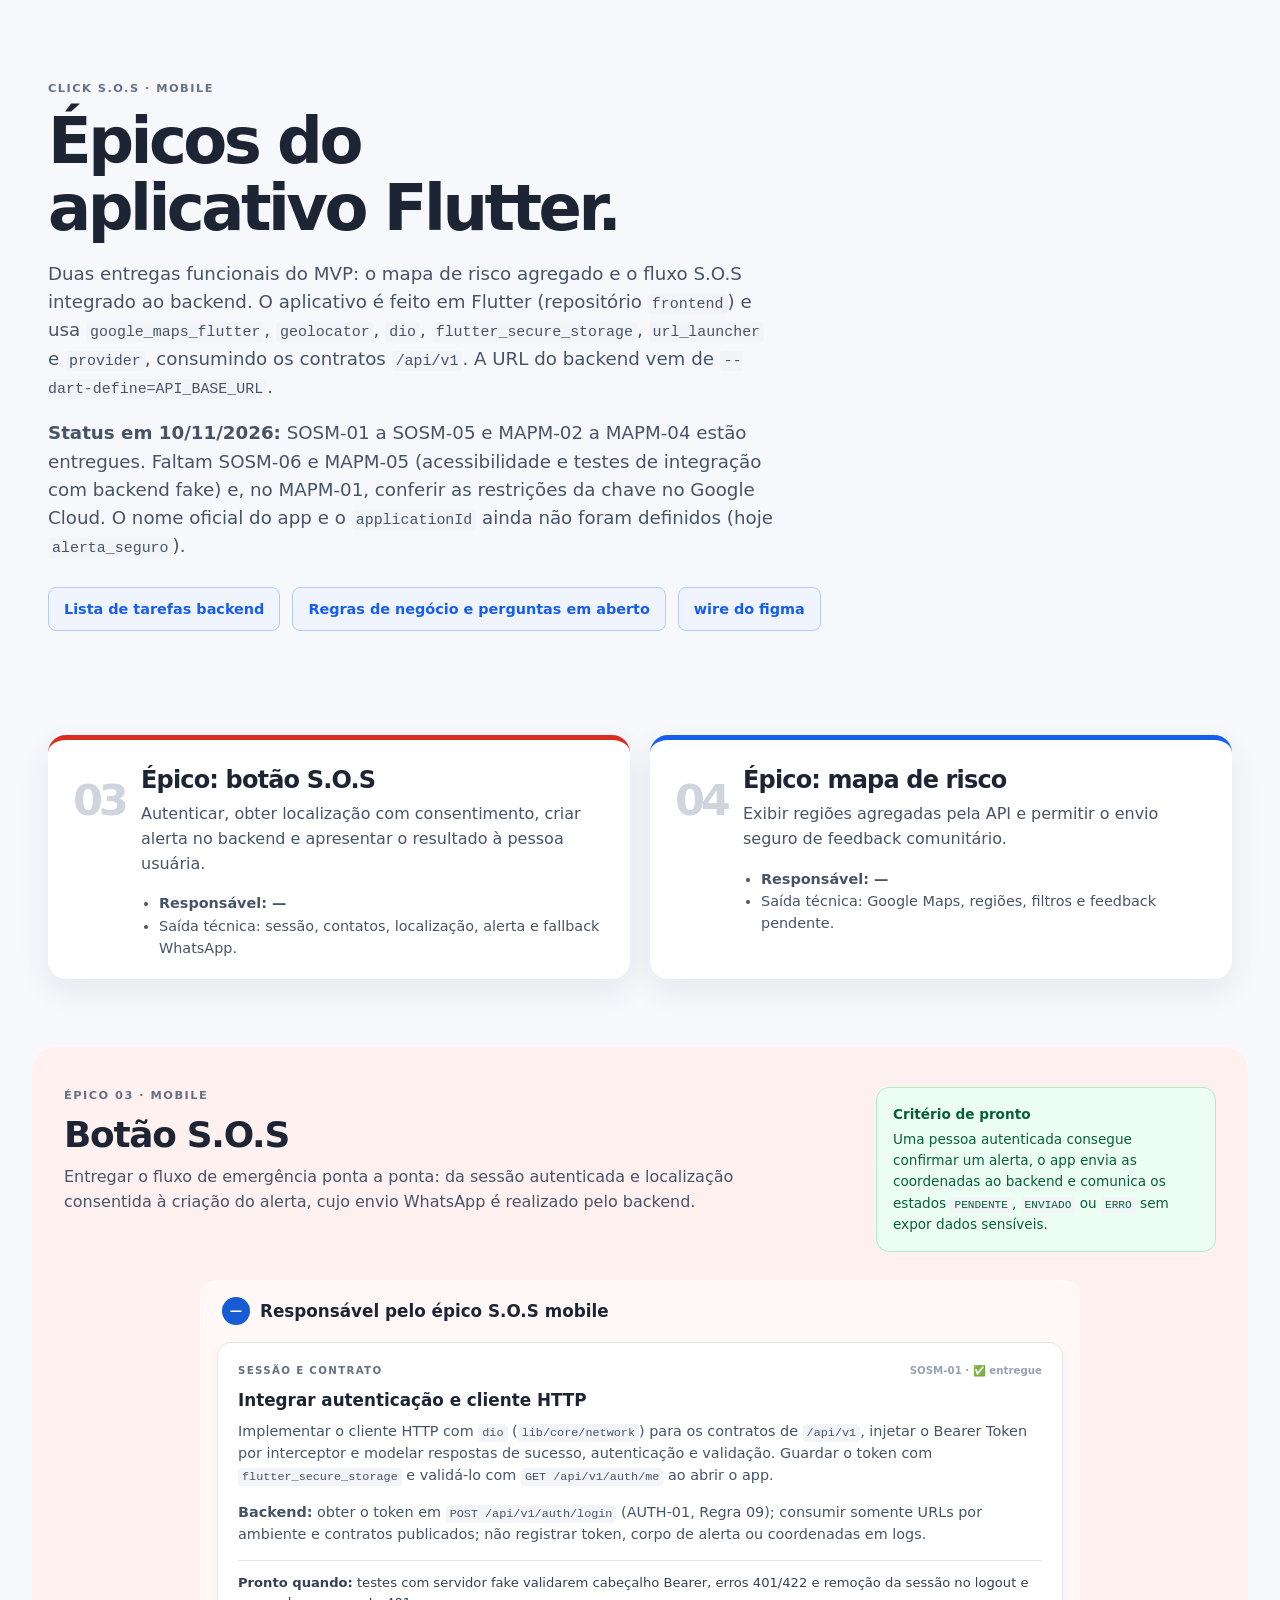
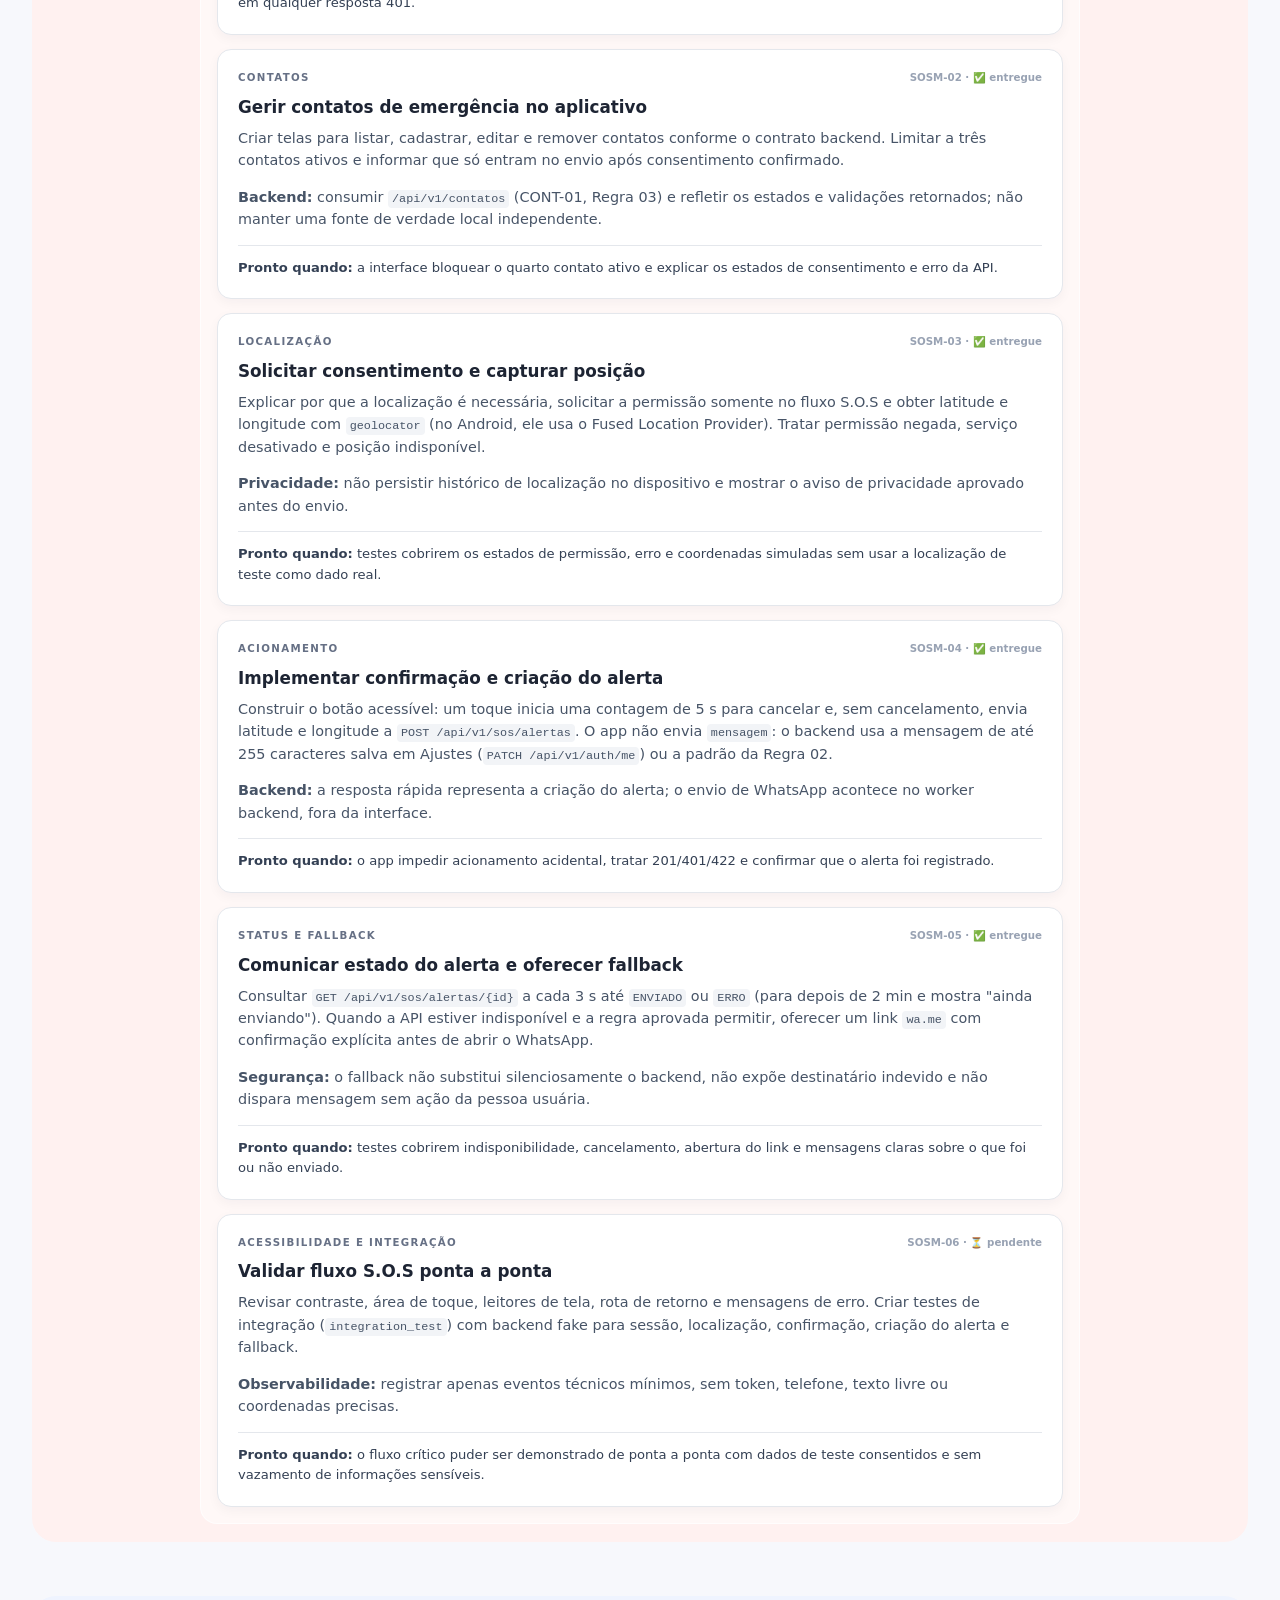
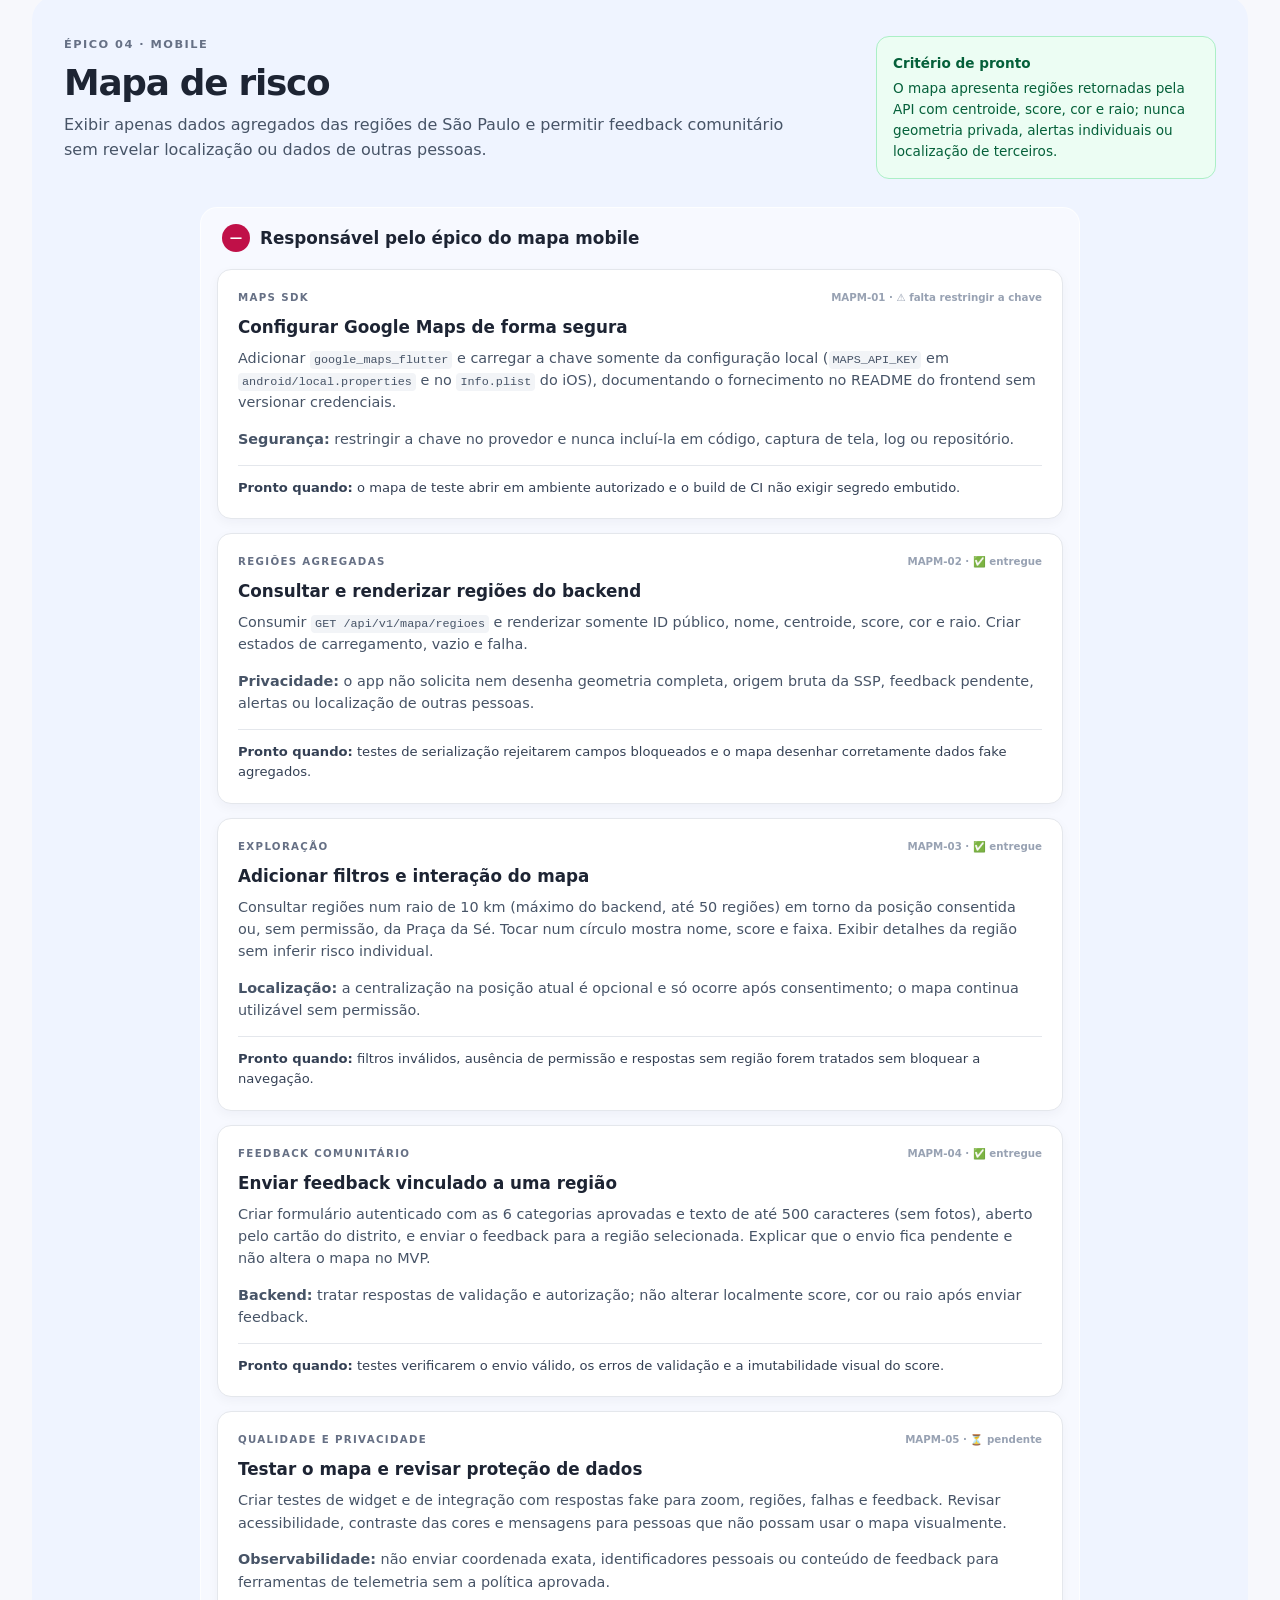
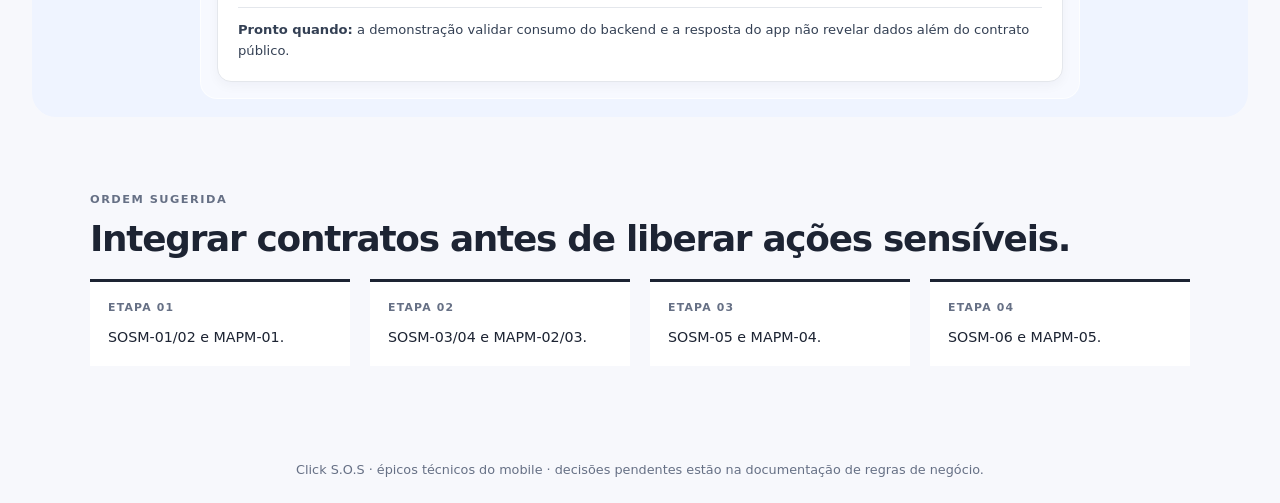
<file: docs/mobile-epic.html>
<!doctype html>
<html lang="pt-BR">
  <head>
    <meta charset="utf-8" />
    <meta name="viewport" content="width=device-width, initial-scale=1" />
    <title>Click S.O.S — Épicos do mobile</title>
    <link rel="stylesheet" href="styles.css" />
  </head>
  <body>
    <header class="hero">
      <p class="eyebrow">CLICK S.O.S · MOBILE</p>
      <h1>Épicos do<br />aplicativo Flutter.</h1>
      <p class="intro">Duas entregas funcionais do MVP: o mapa de risco agregado e o fluxo S.O.S integrado ao backend. O aplicativo é feito em Flutter (repositório <code>frontend</code>) e usa <code>google_maps_flutter</code>, <code>geolocator</code>, <code>dio</code>, <code>flutter_secure_storage</code>, <code>url_launcher</code> e <code>provider</code>, consumindo os contratos <code>/api/v1</code>. A URL do backend vem de <code>--dart-define=API_BASE_URL</code>.</p>
      <p class="intro"><strong>Status em 10/11/2026:</strong> SOSM-01 a SOSM-05 e MAPM-02 a MAPM-04 estão entregues. Faltam SOSM-06 e MAPM-05 (acessibilidade e testes de integração com backend fake) e, no MAPM-01, conferir as restrições da chave no Google Cloud. O nome oficial do app e o <code>applicationId</code> ainda não foram definidos (hoje <code>alerta_seguro</code>).</p>
      <nav class="document-links" aria-label="Documentações do projeto">
        <a href="index.html">Lista de tarefas backend</a>
        <a href="business-rules.html">Regras de negócio e perguntas em aberto</a>
        <a href="https://www.figma.com/design/h734YniK76hrEmDHggdqls/Sem-t%C3%ADtulo?node-id=0-1&amp;t=mcGYlC1oaziyuPCX-1" target="_blank" rel="noreferrer">wire do figma</a>
      </nav>
    </header>

    <main>
      <section class="overview" aria-label="Visão geral dos épicos mobile">
        <article>
          <span class="number">03</span>
          <h2>Épico: botão S.O.S</h2>
          <p>Autenticar, obter localização com consentimento, criar alerta no backend e apresentar o resultado à pessoa usuária.</p>
          <ul><li><strong>Responsável: —</strong></li><li>Saída técnica: sessão, contatos, localização, alerta e fallback WhatsApp.</li></ul>
        </article>
        <article>
          <span class="number">04</span>
          <h2>Épico: mapa de risco</h2>
          <p>Exibir regiões agregadas pela API e permitir o envio seguro de feedback comunitário.</p>
          <ul><li><strong>Responsável: —</strong></li><li>Saída técnica: Google Maps, regiões, filtros e feedback pendente.</li></ul>
        </article>
      </section>

      <section class="epic sos" aria-labelledby="sos-mobile-title">
        <div class="epic-heading">
          <div><p class="eyebrow">ÉPICO 03 · MOBILE</p><h2 id="sos-mobile-title">Botão S.O.S</h2><p>Entregar o fluxo de emergência ponta a ponta: da sessão autenticada e localização consentida à criação do alerta, cujo envio WhatsApp é realizado pelo backend.</p></div>
          <div class="success"><strong>Critério de pronto</strong><span>Uma pessoa autenticada consegue confirmar um alerta, o app envia as coordenadas ao backend e comunica os estados <code>PENDENTE</code>, <code>ENVIADO</code> ou <code>ERRO</code> sem expor dados sensíveis.</span></div>
        </div>
        <div class="lanes solo"><div class="lane">
          <div class="lane-header"><span class="avatar a">—</span><h3>Responsável pelo épico S.O.S mobile</h3></div>

          <article class="task">
            <div class="task-meta"><span>SESSÃO E CONTRATO</span><span>SOSM-01 · ✅ entregue</span></div>
            <h4>Integrar autenticação e cliente HTTP</h4>
            <p>Implementar o cliente HTTP com <code>dio</code> (<code>lib/core/network</code>) para os contratos de <code>/api/v1</code>, injetar o Bearer Token por interceptor e modelar respostas de sucesso, autenticação e validação. Guardar o token com <code>flutter_secure_storage</code> e validá-lo com <code>GET /api/v1/auth/me</code> ao abrir o app.</p>
            <p><strong>Backend:</strong> obter o token em <code>POST /api/v1/auth/login</code> (AUTH-01, Regra 09); consumir somente URLs por ambiente e contratos publicados; não registrar token, corpo de alerta ou coordenadas em logs.</p>
            <p class="done"><b>Pronto quando:</b> testes com servidor fake validarem cabeçalho Bearer, erros 401/422 e remoção da sessão no logout e em qualquer resposta 401.</p>
          </article>

          <article class="task">
            <div class="task-meta"><span>CONTATOS</span><span>SOSM-02 · ✅ entregue</span></div>
            <h4>Gerir contatos de emergência no aplicativo</h4>
            <p>Criar telas para listar, cadastrar, editar e remover contatos conforme o contrato backend. Limitar a três contatos ativos e informar que só entram no envio após consentimento confirmado.</p>
            <p><strong>Backend:</strong> consumir <code>/api/v1/contatos</code> (CONT-01, Regra 03) e refletir os estados e validações retornados; não manter uma fonte de verdade local independente.</p>
            <p class="done"><b>Pronto quando:</b> a interface bloquear o quarto contato ativo e explicar os estados de consentimento e erro da API.</p>
          </article>

          <article class="task">
            <div class="task-meta"><span>LOCALIZAÇÃO</span><span>SOSM-03 · ✅ entregue</span></div>
            <h4>Solicitar consentimento e capturar posição</h4>
            <p>Explicar por que a localização é necessária, solicitar a permissão somente no fluxo S.O.S e obter latitude e longitude com <code>geolocator</code> (no Android, ele usa o Fused Location Provider). Tratar permissão negada, serviço desativado e posição indisponível.</p>
            <p><strong>Privacidade:</strong> não persistir histórico de localização no dispositivo e mostrar o aviso de privacidade aprovado antes do envio.</p>
            <p class="done"><b>Pronto quando:</b> testes cobrirem os estados de permissão, erro e coordenadas simuladas sem usar a localização de teste como dado real.</p>
          </article>

          <article class="task">
            <div class="task-meta"><span>ACIONAMENTO</span><span>SOSM-04 · ✅ entregue</span></div>
            <h4>Implementar confirmação e criação do alerta</h4>
            <p>Construir o botão acessível: um toque inicia uma contagem de 5 s para cancelar e, sem cancelamento, envia latitude e longitude a <code>POST /api/v1/sos/alertas</code>. O app não envia <code>mensagem</code>: o backend usa a mensagem de até 255 caracteres salva em Ajustes (<code>PATCH /api/v1/auth/me</code>) ou a padrão da Regra 02.</p>
            <p><strong>Backend:</strong> a resposta rápida representa a criação do alerta; o envio de WhatsApp acontece no worker backend, fora da interface.</p>
            <p class="done"><b>Pronto quando:</b> o app impedir acionamento acidental, tratar 201/401/422 e confirmar que o alerta foi registrado.</p>
          </article>

          <article class="task">
            <div class="task-meta"><span>STATUS E FALLBACK</span><span>SOSM-05 · ✅ entregue</span></div>
            <h4>Comunicar estado do alerta e oferecer fallback</h4>
            <p>Consultar <code>GET /api/v1/sos/alertas/{id}</code> a cada 3 s até <code>ENVIADO</code> ou <code>ERRO</code> (para depois de 2 min e mostra "ainda enviando"). Quando a API estiver indisponível e a regra aprovada permitir, oferecer um link <code>wa.me</code> com confirmação explícita antes de abrir o WhatsApp.</p>
            <p><strong>Segurança:</strong> o fallback não substitui silenciosamente o backend, não expõe destinatário indevido e não dispara mensagem sem ação da pessoa usuária.</p>
            <p class="done"><b>Pronto quando:</b> testes cobrirem indisponibilidade, cancelamento, abertura do link e mensagens claras sobre o que foi ou não enviado.</p>
          </article>

          <article class="task">
            <div class="task-meta"><span>ACESSIBILIDADE E INTEGRAÇÃO</span><span>SOSM-06 · ⏳ pendente</span></div>
            <h4>Validar fluxo S.O.S ponta a ponta</h4>
            <p>Revisar contraste, área de toque, leitores de tela, rota de retorno e mensagens de erro. Criar testes de integração (<code>integration_test</code>) com backend fake para sessão, localização, confirmação, criação do alerta e fallback.</p>
            <p><strong>Observabilidade:</strong> registrar apenas eventos técnicos mínimos, sem token, telefone, texto livre ou coordenadas precisas.</p>
            <p class="done"><b>Pronto quando:</b> o fluxo crítico puder ser demonstrado de ponta a ponta com dados de teste consentidos e sem vazamento de informações sensíveis.</p>
          </article>
        </div></div>
      </section>

      <section class="epic map" aria-labelledby="map-mobile-title">
        <div class="epic-heading">
          <div><p class="eyebrow">ÉPICO 04 · MOBILE</p><h2 id="map-mobile-title">Mapa de risco</h2><p>Exibir apenas dados agregados das regiões de São Paulo e permitir feedback comunitário sem revelar localização ou dados de outras pessoas.</p></div>
          <div class="success"><strong>Critério de pronto</strong><span>O mapa apresenta regiões retornadas pela API com centroide, score, cor e raio; nunca geometria privada, alertas individuais ou localização de terceiros.</span></div>
        </div>
        <div class="lanes solo"><div class="lane">
          <div class="lane-header"><span class="avatar b">—</span><h3>Responsável pelo épico do mapa mobile</h3></div>

          <article class="task">
            <div class="task-meta"><span>MAPS SDK</span><span>MAPM-01 · ⚠️ falta restringir a chave</span></div>
            <h4>Configurar Google Maps de forma segura</h4>
            <p>Adicionar <code>google_maps_flutter</code> e carregar a chave somente da configuração local (<code>MAPS_API_KEY</code> em <code>android/local.properties</code> e no <code>Info.plist</code> do iOS), documentando o fornecimento no README do frontend sem versionar credenciais.</p>
            <p><strong>Segurança:</strong> restringir a chave no provedor e nunca incluí-la em código, captura de tela, log ou repositório.</p>
            <p class="done"><b>Pronto quando:</b> o mapa de teste abrir em ambiente autorizado e o build de CI não exigir segredo embutido.</p>
          </article>

          <article class="task">
            <div class="task-meta"><span>REGIÕES AGREGADAS</span><span>MAPM-02 · ✅ entregue</span></div>
            <h4>Consultar e renderizar regiões do backend</h4>
            <p>Consumir <code>GET /api/v1/mapa/regioes</code> e renderizar somente ID público, nome, centroide, score, cor e raio. Criar estados de carregamento, vazio e falha.</p>
            <p><strong>Privacidade:</strong> o app não solicita nem desenha geometria completa, origem bruta da SSP, feedback pendente, alertas ou localização de outras pessoas.</p>
            <p class="done"><b>Pronto quando:</b> testes de serialização rejeitarem campos bloqueados e o mapa desenhar corretamente dados fake agregados.</p>
          </article>

          <article class="task">
            <div class="task-meta"><span>EXPLORAÇÃO</span><span>MAPM-03 · ✅ entregue</span></div>
            <h4>Adicionar filtros e interação do mapa</h4>
            <p>Consultar regiões num raio de 10 km (máximo do backend, até 50 regiões) em torno da posição consentida ou, sem permissão, da Praça da Sé. Tocar num círculo mostra nome, score e faixa. Exibir detalhes da região sem inferir risco individual.</p>
            <p><strong>Localização:</strong> a centralização na posição atual é opcional e só ocorre após consentimento; o mapa continua utilizável sem permissão.</p>
            <p class="done"><b>Pronto quando:</b> filtros inválidos, ausência de permissão e respostas sem região forem tratados sem bloquear a navegação.</p>
          </article>

          <article class="task">
            <div class="task-meta"><span>FEEDBACK COMUNITÁRIO</span><span>MAPM-04 · ✅ entregue</span></div>
            <h4>Enviar feedback vinculado a uma região</h4>
            <p>Criar formulário autenticado com as 6 categorias aprovadas e texto de até 500 caracteres (sem fotos), aberto pelo cartão do distrito, e enviar o feedback para a região selecionada. Explicar que o envio fica pendente e não altera o mapa no MVP.</p>
            <p><strong>Backend:</strong> tratar respostas de validação e autorização; não alterar localmente score, cor ou raio após enviar feedback.</p>
            <p class="done"><b>Pronto quando:</b> testes verificarem o envio válido, os erros de validação e a imutabilidade visual do score.</p>
          </article>

          <article class="task">
            <div class="task-meta"><span>QUALIDADE E PRIVACIDADE</span><span>MAPM-05 · ⏳ pendente</span></div>
            <h4>Testar o mapa e revisar proteção de dados</h4>
            <p>Criar testes de widget e de integração com respostas fake para zoom, regiões, falhas e feedback. Revisar acessibilidade, contraste das cores e mensagens para pessoas que não possam usar o mapa visualmente.</p>
            <p><strong>Observabilidade:</strong> não enviar coordenada exata, identificadores pessoais ou conteúdo de feedback para ferramentas de telemetria sem a política aprovada.</p>
            <p class="done"><b>Pronto quando:</b> a demonstração validar consumo do backend e a resposta do app não revelar dados além do contrato público.</p>
          </article>
        </div></div>
      </section>

      <section class="sequence" aria-labelledby="sequence-title">
        <p class="eyebrow">ORDEM SUGERIDA</p>
        <h2 id="sequence-title">Integrar contratos antes de liberar ações sensíveis.</h2>
        <ol>
          <li><span>ETAPA 01</span>SOSM-01/02 e MAPM-01.</li>
          <li><span>ETAPA 02</span>SOSM-03/04 e MAPM-02/03.</li>
          <li><span>ETAPA 03</span>SOSM-05 e MAPM-04.</li>
          <li><span>ETAPA 04</span>SOSM-06 e MAPM-05.</li>
        </ol>
      </section>
    </main>

    <footer><p>Click S.O.S · épicos técnicos do mobile · decisões pendentes estão na documentação de regras de negócio.</p></footer>
  </body>
</html>
</file>
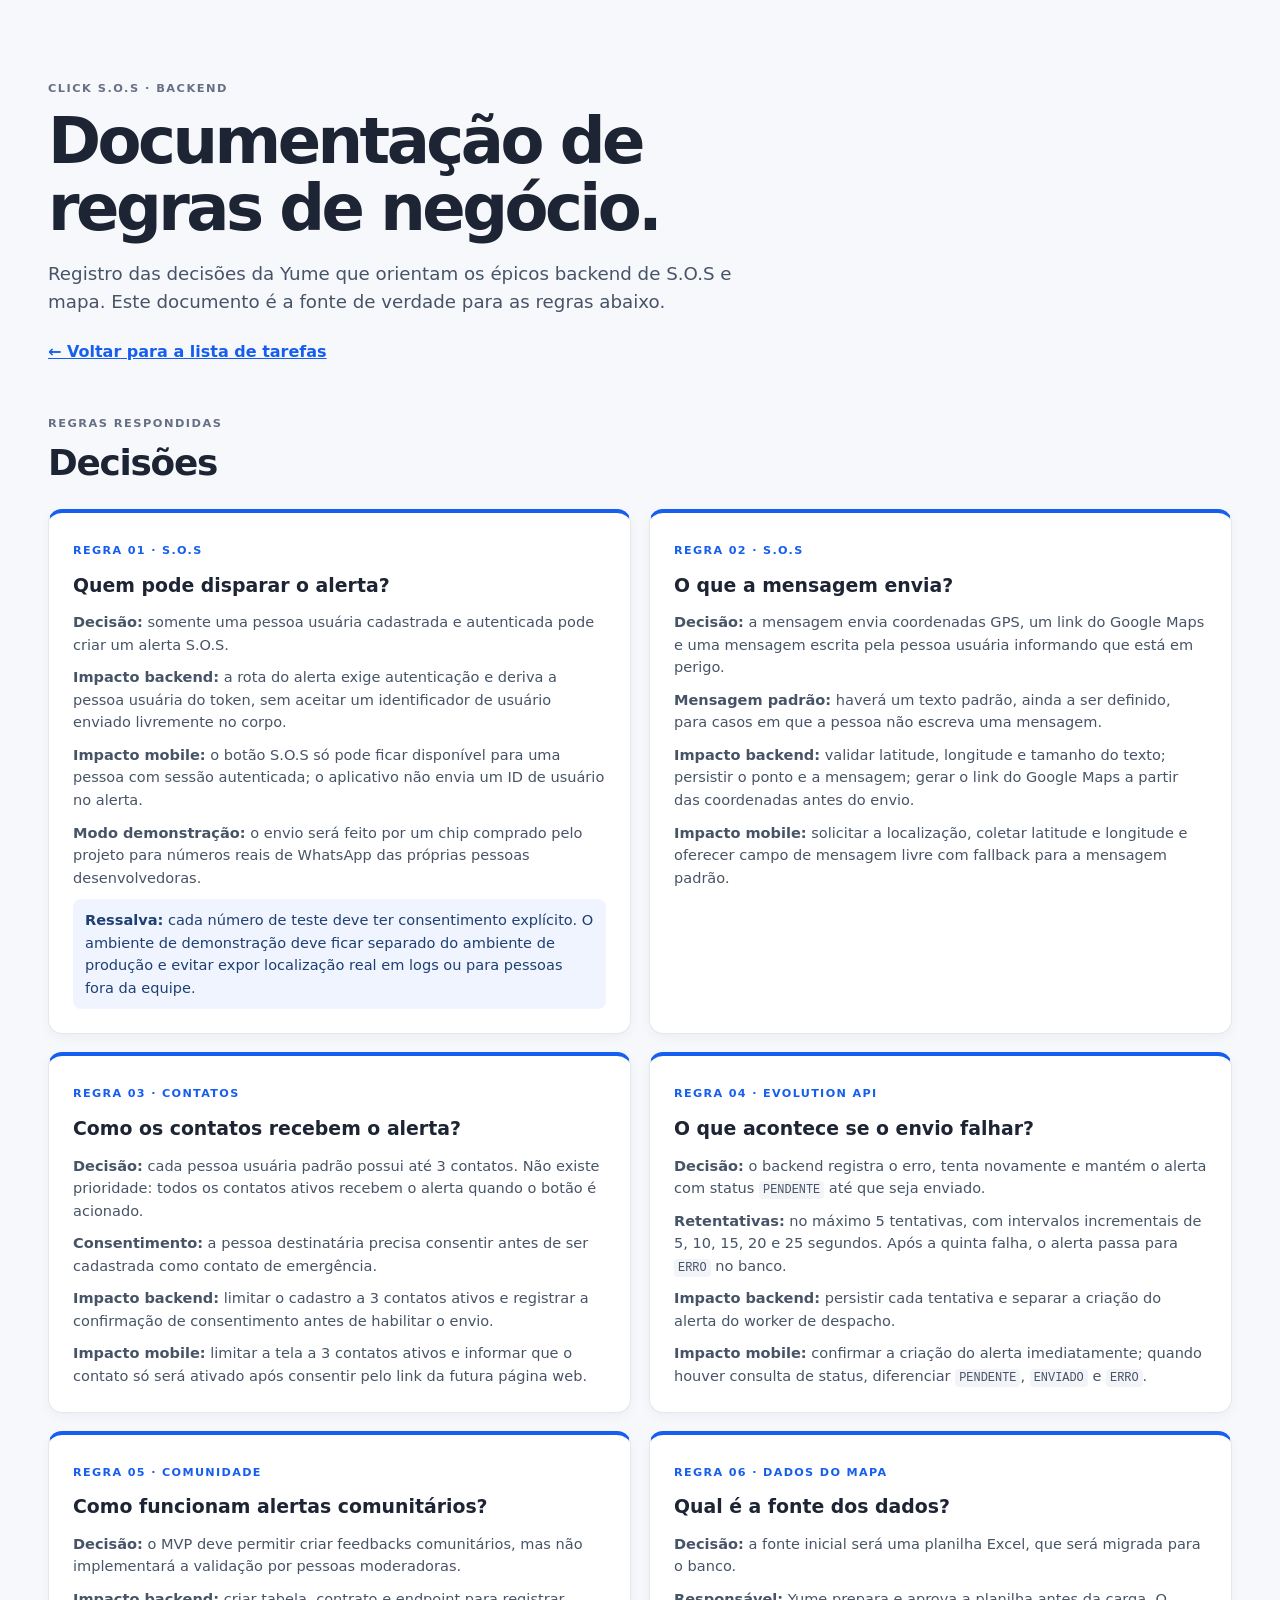
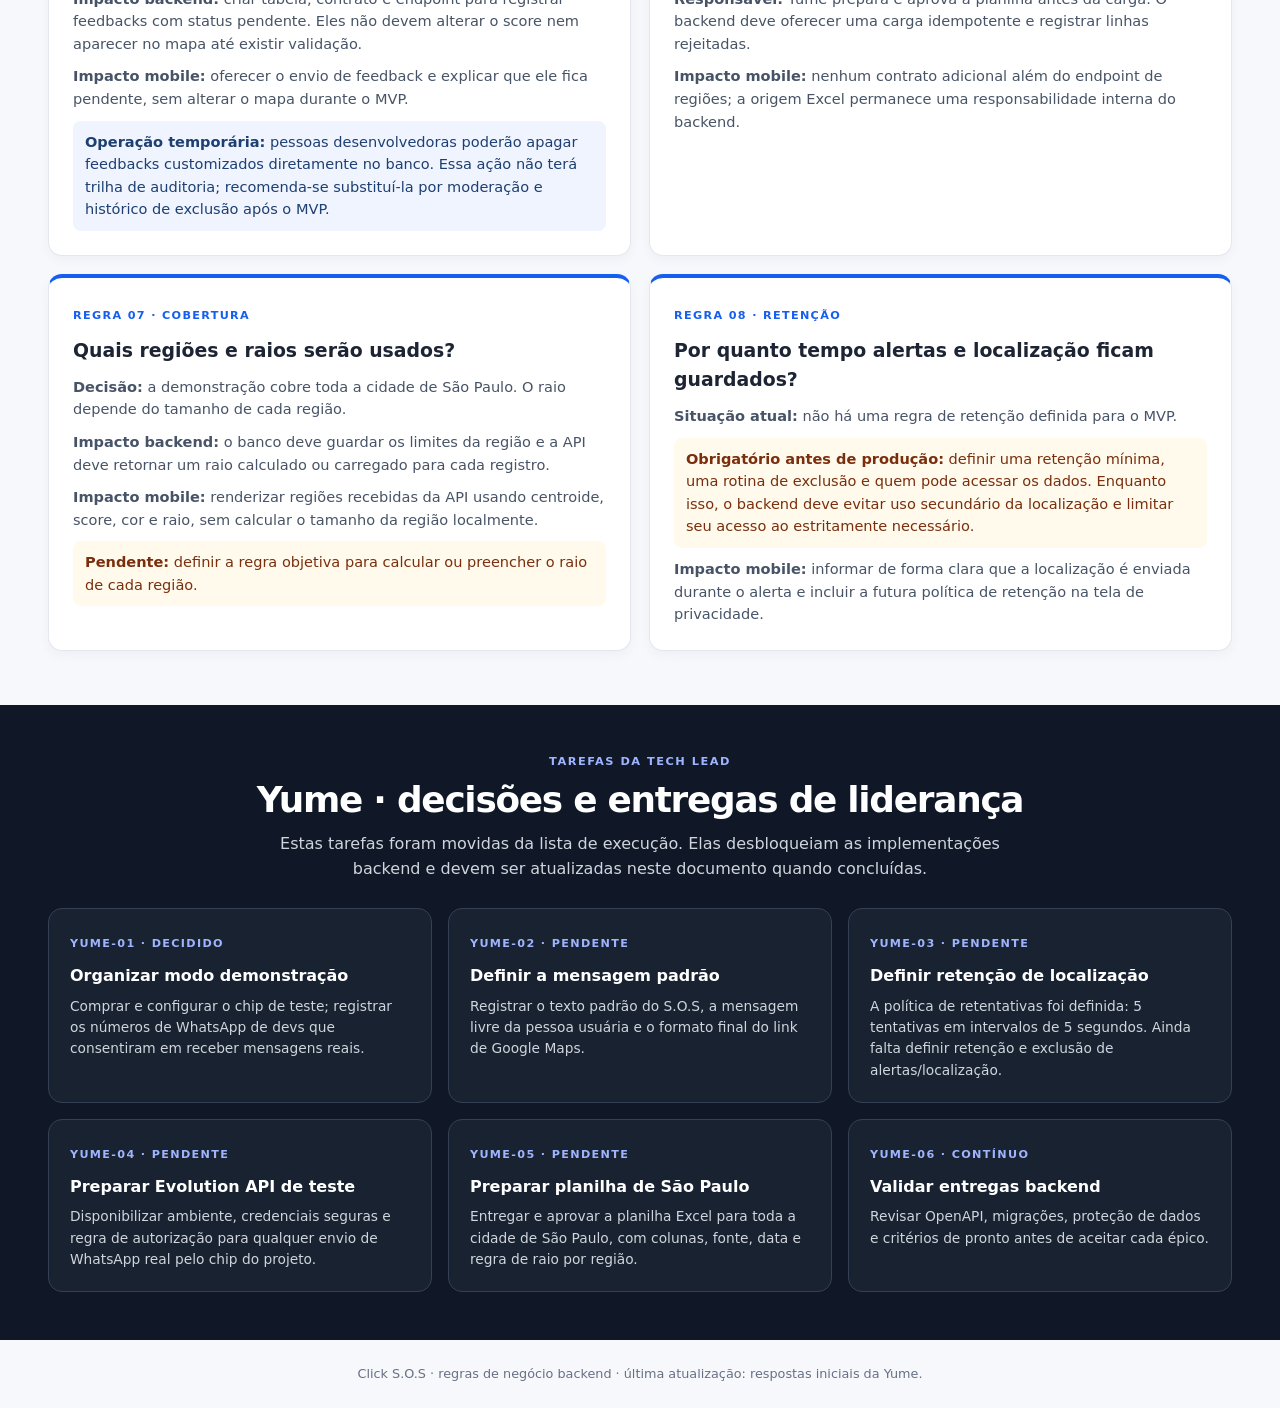
<file: documentacao/documentacao-regras-de-negocio.html>
<!doctype html>
<html lang="pt-BR">
  <head>
    <meta charset="utf-8" />
    <meta name="viewport" content="width=device-width, initial-scale=1" />
    <title>Click S.O.S — Documentação de regras de negócio</title>
    <link rel="stylesheet" href="quadro-epicas-estagio.css" />
  </head>
  <body>
    <header class="hero rules-hero">
      <p class="eyebrow">CLICK S.O.S · BACKEND</p>
      <h1>Documentação de<br />regras de negócio.</h1>
      <p class="intro">Registro das decisões da Yume que orientam os épicos backend de S.O.S e mapa. Este documento é a fonte de verdade para as regras abaixo.</p>
      <p class="back-link"><a href="quadro-epicas-estagio.html">← Voltar para a lista de tarefas</a></p>
    </header>

    <main>
      <section class="answers" aria-labelledby="answers-title">
        <div class="section-heading">
          <p class="eyebrow">REGRAS RESPONDIDAS</p>
          <h2 id="answers-title">Decisões</h2>
        </div>

        <div class="answer-grid">
          <article class="answer-card">
            <span class="answer-id">REGRA 01 · S.O.S</span>
            <h3>Quem pode disparar o alerta?</h3>
            <p><strong>Decisão:</strong> somente uma pessoa usuária cadastrada e autenticada pode criar um alerta S.O.S.</p>
            <p><strong>Impacto backend:</strong> a rota do alerta exige autenticação e deriva a pessoa usuária do token, sem aceitar um identificador de usuário enviado livremente no corpo.</p>
            <p class="mobile-note"><strong>Impacto mobile:</strong> o botão S.O.S só pode ficar disponível para uma pessoa com sessão autenticada; o aplicativo não envia um ID de usuário no alerta.</p>
            <p><strong>Modo demonstração:</strong> o envio será feito por um chip comprado pelo projeto para números reais de WhatsApp das próprias pessoas desenvolvedoras.</p>
            <p class="note"><strong>Ressalva:</strong> cada número de teste deve ter consentimento explícito. O ambiente de demonstração deve ficar separado do ambiente de produção e evitar expor localização real em logs ou para pessoas fora da equipe.</p>
          </article>

          <article class="answer-card">
            <span class="answer-id">REGRA 02 · S.O.S</span>
            <h3>O que a mensagem envia?</h3>
            <p><strong>Decisão:</strong> a mensagem envia coordenadas GPS, um link do Google Maps e uma mensagem escrita pela pessoa usuária informando que está em perigo.</p>
            <p><strong>Mensagem padrão:</strong> haverá um texto padrão, ainda a ser definido, para casos em que a pessoa não escreva uma mensagem.</p>
            <p><strong>Impacto backend:</strong> validar latitude, longitude e tamanho do texto; persistir o ponto e a mensagem; gerar o link do Google Maps a partir das coordenadas antes do envio.</p>
            <p class="mobile-note"><strong>Impacto mobile:</strong> solicitar a localização, coletar latitude e longitude e oferecer campo de mensagem livre com fallback para a mensagem padrão.</p>
          </article>

          <article class="answer-card">
            <span class="answer-id">REGRA 03 · CONTATOS</span>
            <h3>Como os contatos recebem o alerta?</h3>
            <p><strong>Decisão:</strong> cada pessoa usuária padrão possui até 3 contatos. Não existe prioridade: todos os contatos ativos recebem o alerta quando o botão é acionado.</p>
            <p><strong>Consentimento:</strong> a pessoa destinatária precisa consentir antes de ser cadastrada como contato de emergência.</p>
            <p><strong>Impacto backend:</strong> limitar o cadastro a 3 contatos ativos e registrar a confirmação de consentimento antes de habilitar o envio.</p>
            <p class="mobile-note"><strong>Impacto mobile:</strong> limitar a tela a 3 contatos ativos e informar que o contato só será ativado após consentir pelo link da futura página web.</p>
          </article>

          <article class="answer-card">
            <span class="answer-id">REGRA 04 · EVOLUTION API</span>
            <h3>O que acontece se o envio falhar?</h3>
            <p><strong>Decisão:</strong> o backend registra o erro, tenta novamente e mantém o alerta com status <code>PENDENTE</code> até que seja enviado.</p>
            <p><strong>Retentativas:</strong> no máximo 5 tentativas, com intervalos incrementais de 5, 10, 15, 20 e 25 segundos. Após a quinta falha, o alerta passa para <code>ERRO</code> no banco.</p>
            <p><strong>Impacto backend:</strong> persistir cada tentativa e separar a criação do alerta do worker de despacho.</p>
            <p class="mobile-note"><strong>Impacto mobile:</strong> confirmar a criação do alerta imediatamente; quando houver consulta de status, diferenciar <code>PENDENTE</code>, <code>ENVIADO</code> e <code>ERRO</code>.</p>
          </article>

          <article class="answer-card">
            <span class="answer-id">REGRA 05 · COMUNIDADE</span>
            <h3>Como funcionam alertas comunitários?</h3>
            <p><strong>Decisão:</strong> o MVP deve permitir criar feedbacks comunitários, mas não implementará a validação por pessoas moderadoras.</p>
            <p><strong>Impacto backend:</strong> criar tabela, contrato e endpoint para registrar feedbacks com status pendente. Eles não devem alterar o score nem aparecer no mapa até existir validação.</p>
            <p class="mobile-note"><strong>Impacto mobile:</strong> oferecer o envio de feedback e explicar que ele fica pendente, sem alterar o mapa durante o MVP.</p>
            <p class="note"><strong>Operação temporária:</strong> pessoas desenvolvedoras poderão apagar feedbacks customizados diretamente no banco. Essa ação não terá trilha de auditoria; recomenda-se substituí-la por moderação e histórico de exclusão após o MVP.</p>
          </article>

          <article class="answer-card">
            <span class="answer-id">REGRA 06 · DADOS DO MAPA</span>
            <h3>Qual é a fonte dos dados?</h3>
            <p><strong>Decisão:</strong> a fonte inicial será uma planilha Excel, que será migrada para o banco.</p>
            <p><strong>Responsável:</strong> Yume prepara e aprova a planilha antes da carga. O backend deve oferecer uma carga idempotente e registrar linhas rejeitadas.</p>
            <p class="mobile-note"><strong>Impacto mobile:</strong> nenhum contrato adicional além do endpoint de regiões; a origem Excel permanece uma responsabilidade interna do backend.</p>
          </article>

          <article class="answer-card">
            <span class="answer-id">REGRA 07 · COBERTURA</span>
            <h3>Quais regiões e raios serão usados?</h3>
            <p><strong>Decisão:</strong> a demonstração cobre toda a cidade de São Paulo. O raio depende do tamanho de cada região.</p>
            <p><strong>Impacto backend:</strong> o banco deve guardar os limites da região e a API deve retornar um raio calculado ou carregado para cada registro.</p>
            <p class="mobile-note"><strong>Impacto mobile:</strong> renderizar regiões recebidas da API usando centroide, score, cor e raio, sem calcular o tamanho da região localmente.</p>
            <p class="pending"><strong>Pendente:</strong> definir a regra objetiva para calcular ou preencher o raio de cada região.</p>
          </article>

          <article class="answer-card">
            <span class="answer-id">REGRA 08 · RETENÇÃO</span>
            <h3>Por quanto tempo alertas e localização ficam guardados?</h3>
            <p><strong>Situação atual:</strong> não há uma regra de retenção definida para o MVP.</p>
            <p class="pending"><strong>Obrigatório antes de produção:</strong> definir uma retenção mínima, uma rotina de exclusão e quem pode acessar os dados. Enquanto isso, o backend deve evitar uso secundário da localização e limitar seu acesso ao estritamente necessário.</p>
            <p class="mobile-note"><strong>Impacto mobile:</strong> informar de forma clara que a localização é enviada durante o alerta e incluir a futura política de retenção na tela de privacidade.</p>
          </article>
        </div>
      </section>

      <section class="tech-lead" aria-labelledby="lead-title">
        <div class="tech-lead-heading">
          <p class="eyebrow">TAREFAS DA TECH LEAD</p>
          <h2 id="lead-title">Yume · decisões e entregas de liderança</h2>
          <p>Estas tarefas foram movidas da lista de execução. Elas desbloqueiam as implementações backend e devem ser atualizadas neste documento quando concluídas.</p>
        </div>
        <div class="lead-grid">
          <article class="lead-task"><span>YUME-01 · DECIDIDO</span><h3>Organizar modo demonstração</h3><p>Comprar e configurar o chip de teste; registrar os números de WhatsApp de devs que consentiram em receber mensagens reais.</p></article>
          <article class="lead-task"><span>YUME-02 · PENDENTE</span><h3>Definir a mensagem padrão</h3><p>Registrar o texto padrão do S.O.S, a mensagem livre da pessoa usuária e o formato final do link de Google Maps.</p></article>
          <article class="lead-task"><span>YUME-03 · PENDENTE</span><h3>Definir retenção de localização</h3><p>A política de retentativas foi definida: 5 tentativas em intervalos de 5 segundos. Ainda falta definir retenção e exclusão de alertas/localização.</p></article>
          <article class="lead-task"><span>YUME-04 · PENDENTE</span><h3>Preparar Evolution API de teste</h3><p>Disponibilizar ambiente, credenciais seguras e regra de autorização para qualquer envio de WhatsApp real pelo chip do projeto.</p></article>
          <article class="lead-task"><span>YUME-05 · PENDENTE</span><h3>Preparar planilha de São Paulo</h3><p>Entregar e aprovar a planilha Excel para toda a cidade de São Paulo, com colunas, fonte, data e regra de raio por região.</p></article>
          <article class="lead-task"><span>YUME-06 · CONTÍNUO</span><h3>Validar entregas backend</h3><p>Revisar OpenAPI, migrações, proteção de dados e critérios de pronto antes de aceitar cada épico.</p></article>
        </div>
      </section>
    </main>

    <footer><p>Click S.O.S · regras de negócio backend · última atualização: respostas iniciais da Yume.</p></footer>
  </body>
</html>
</file>
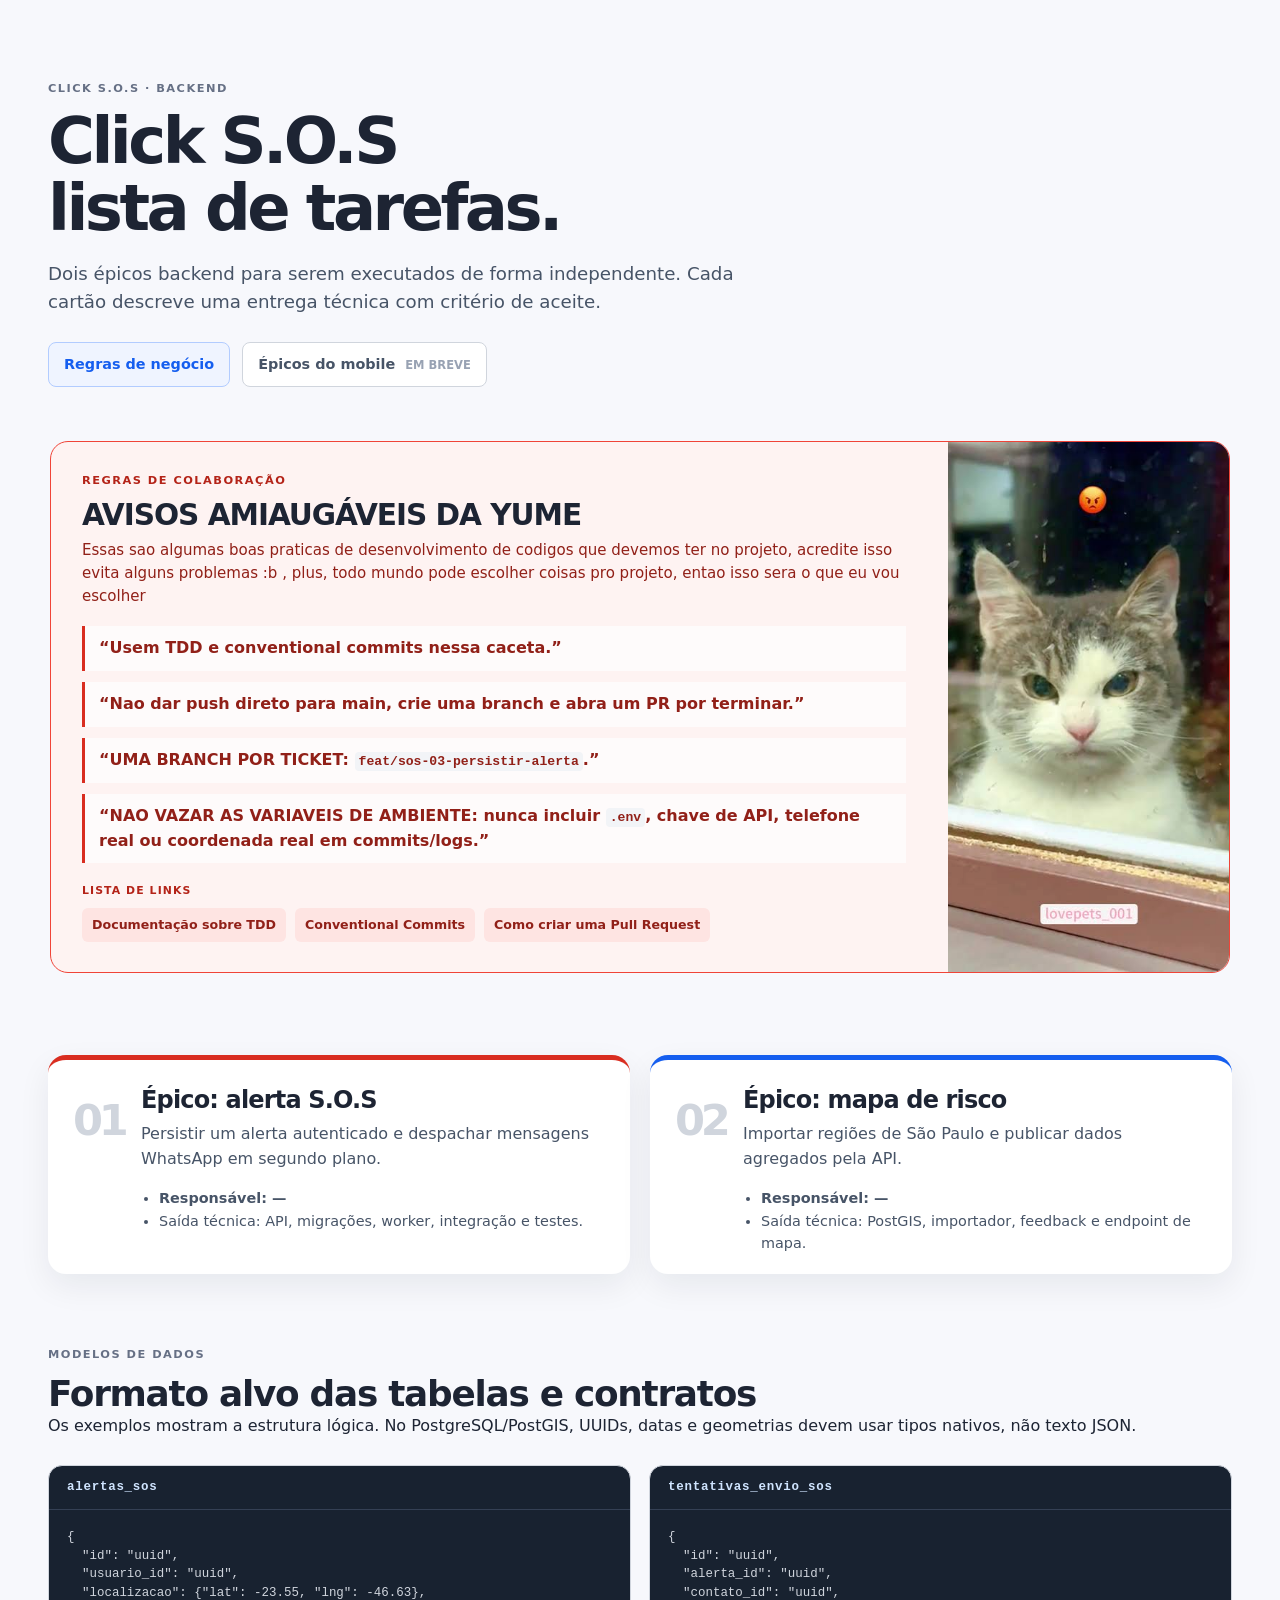
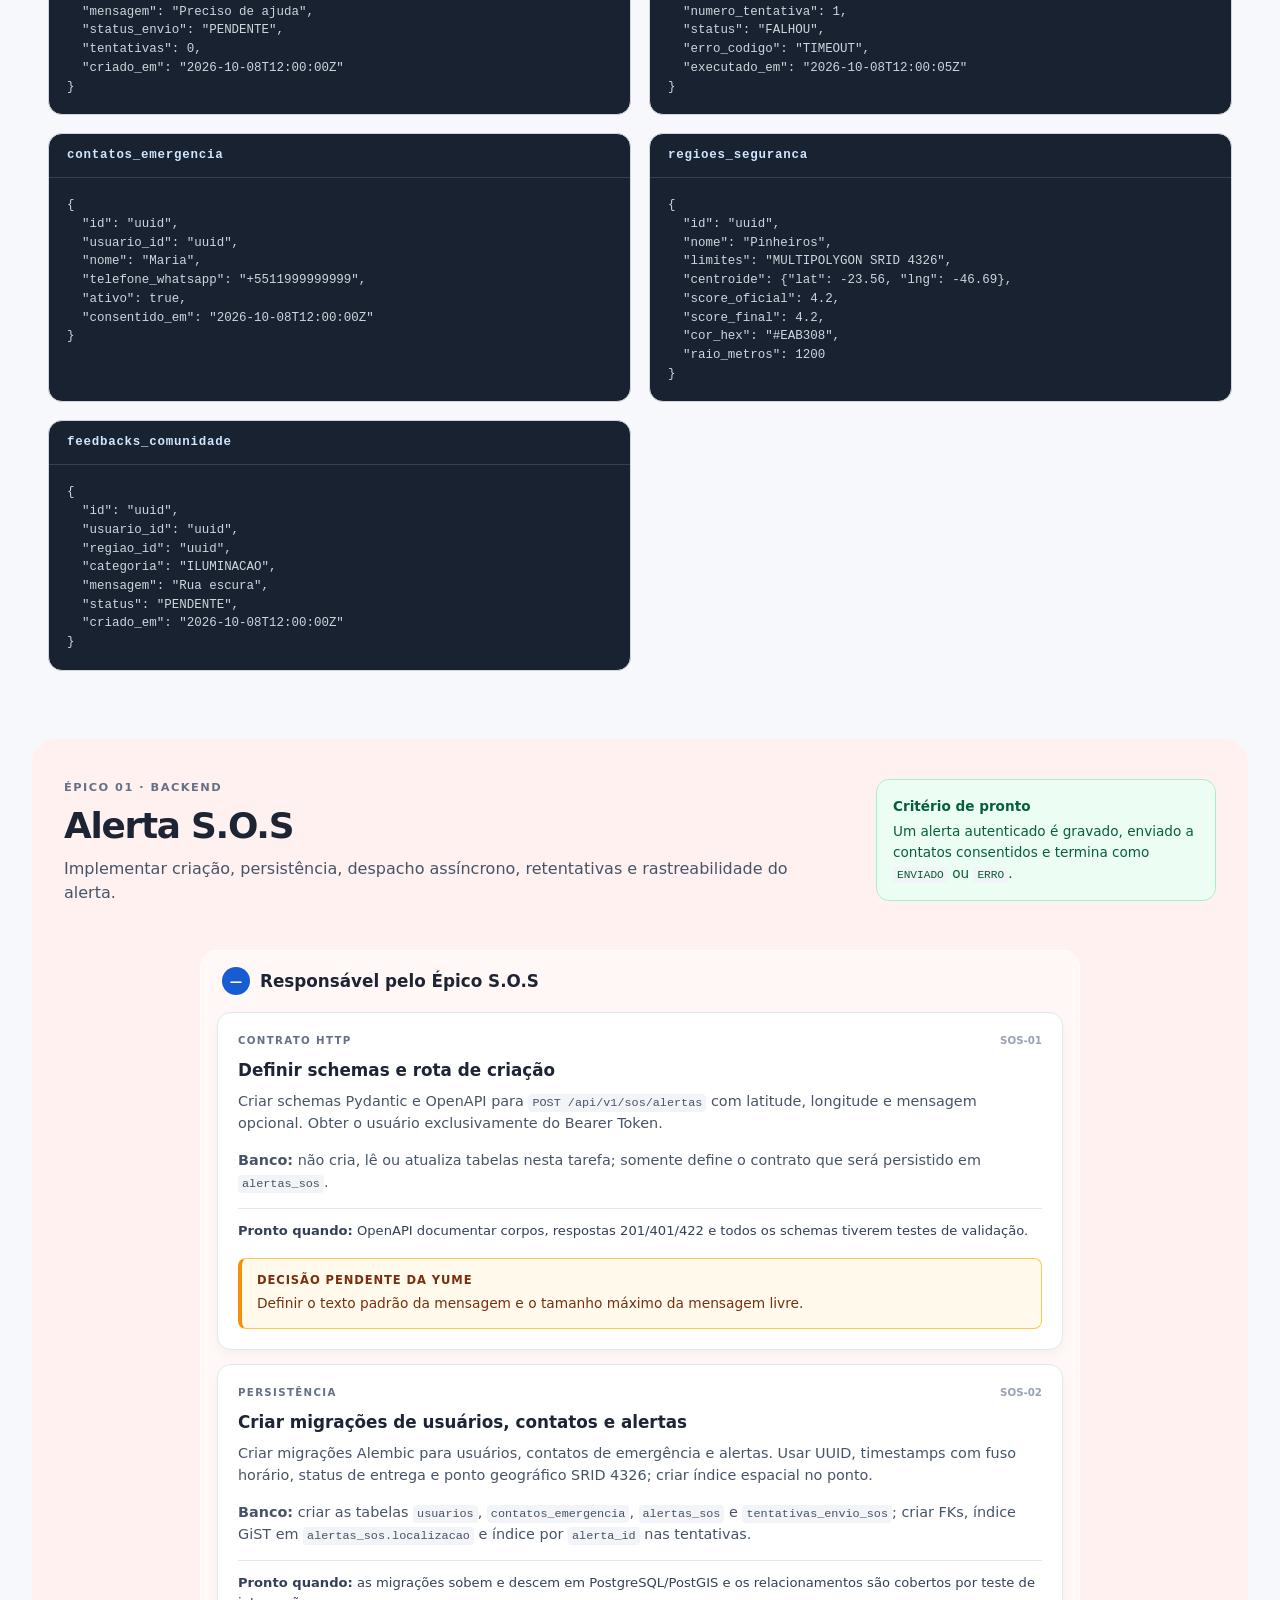
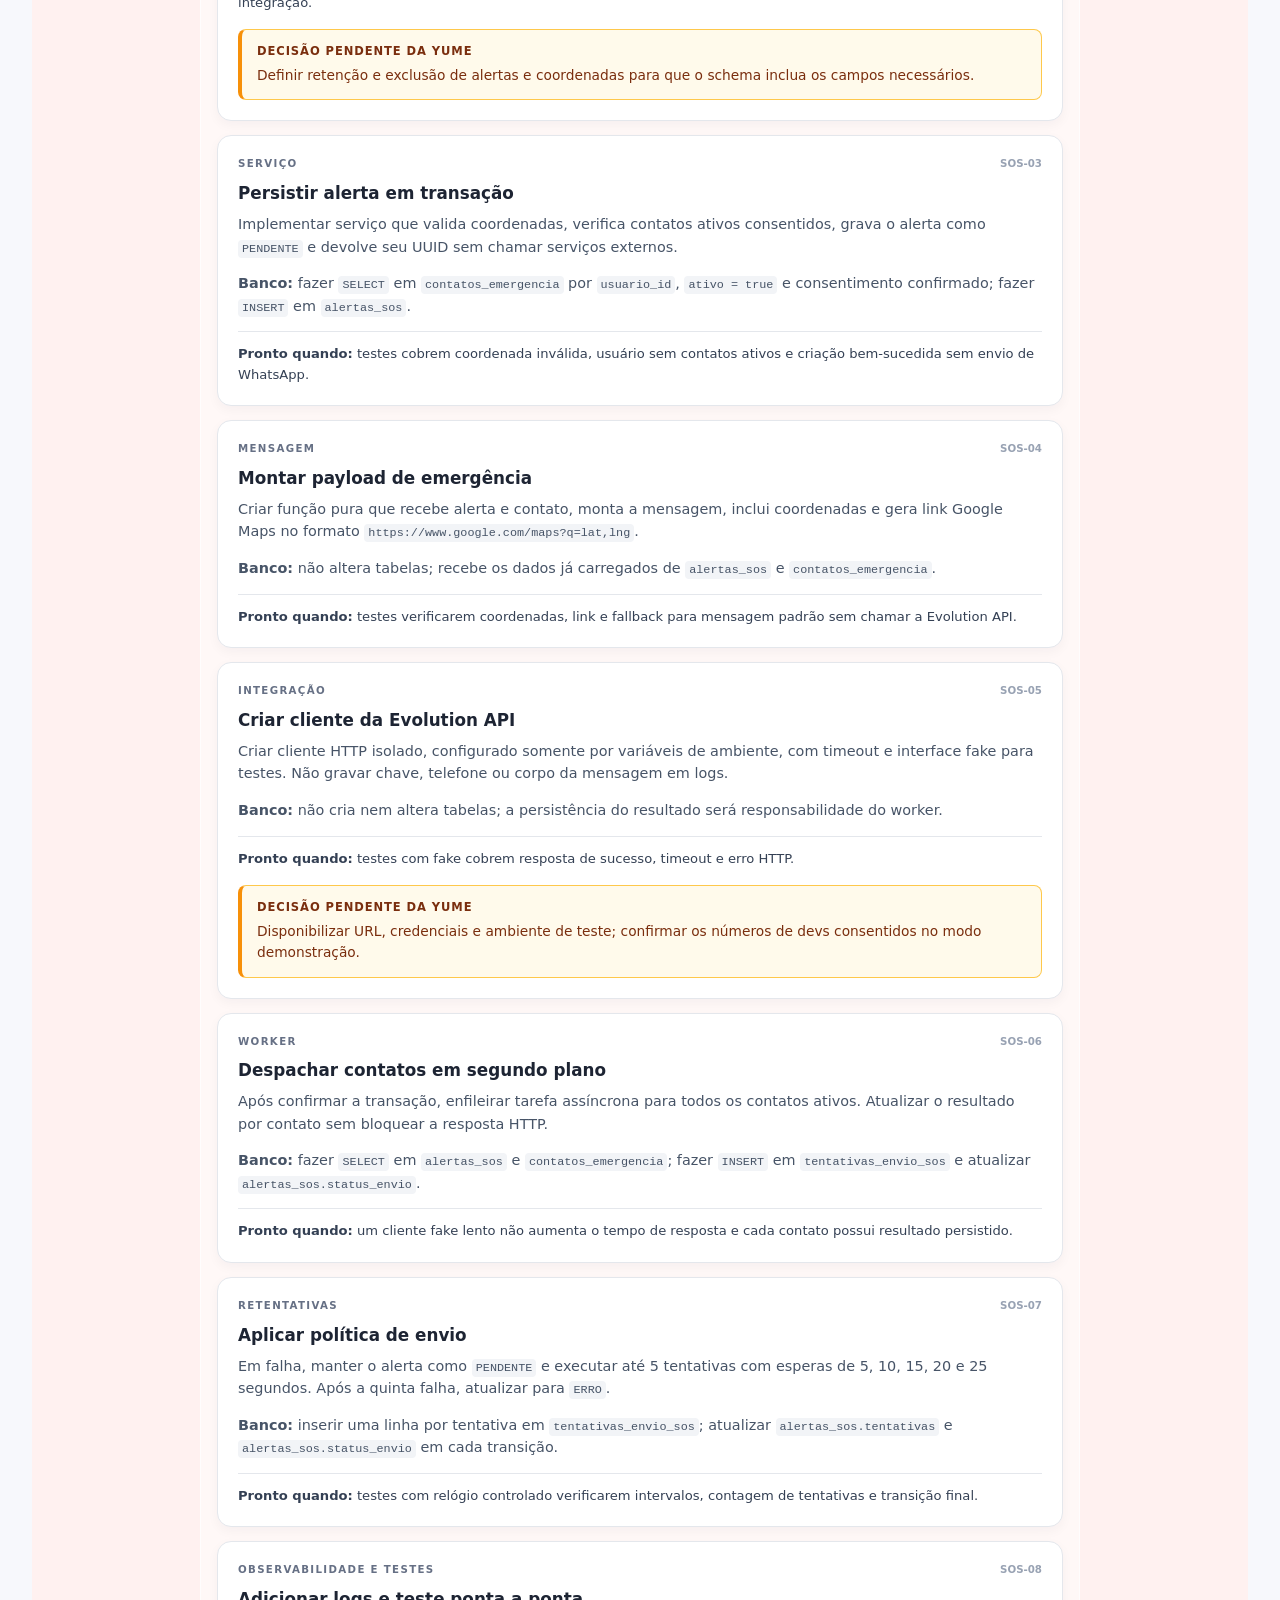
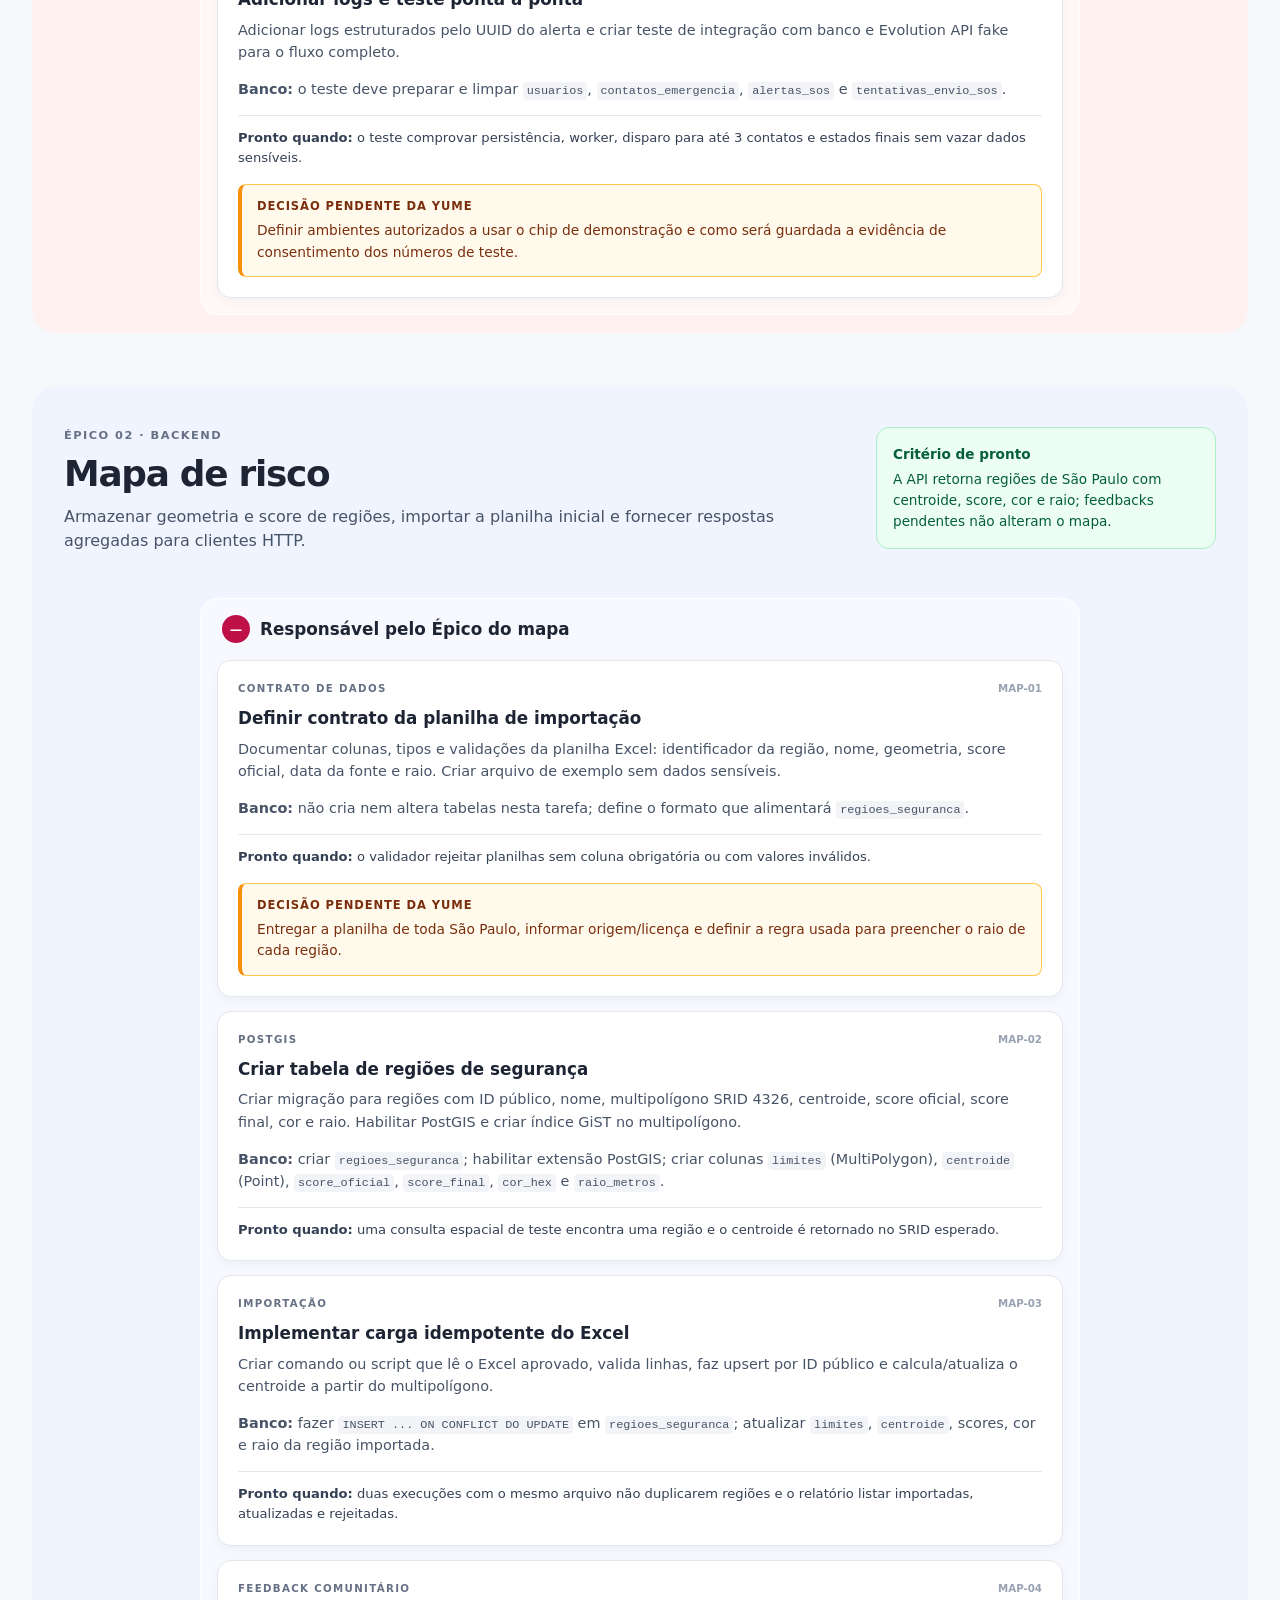
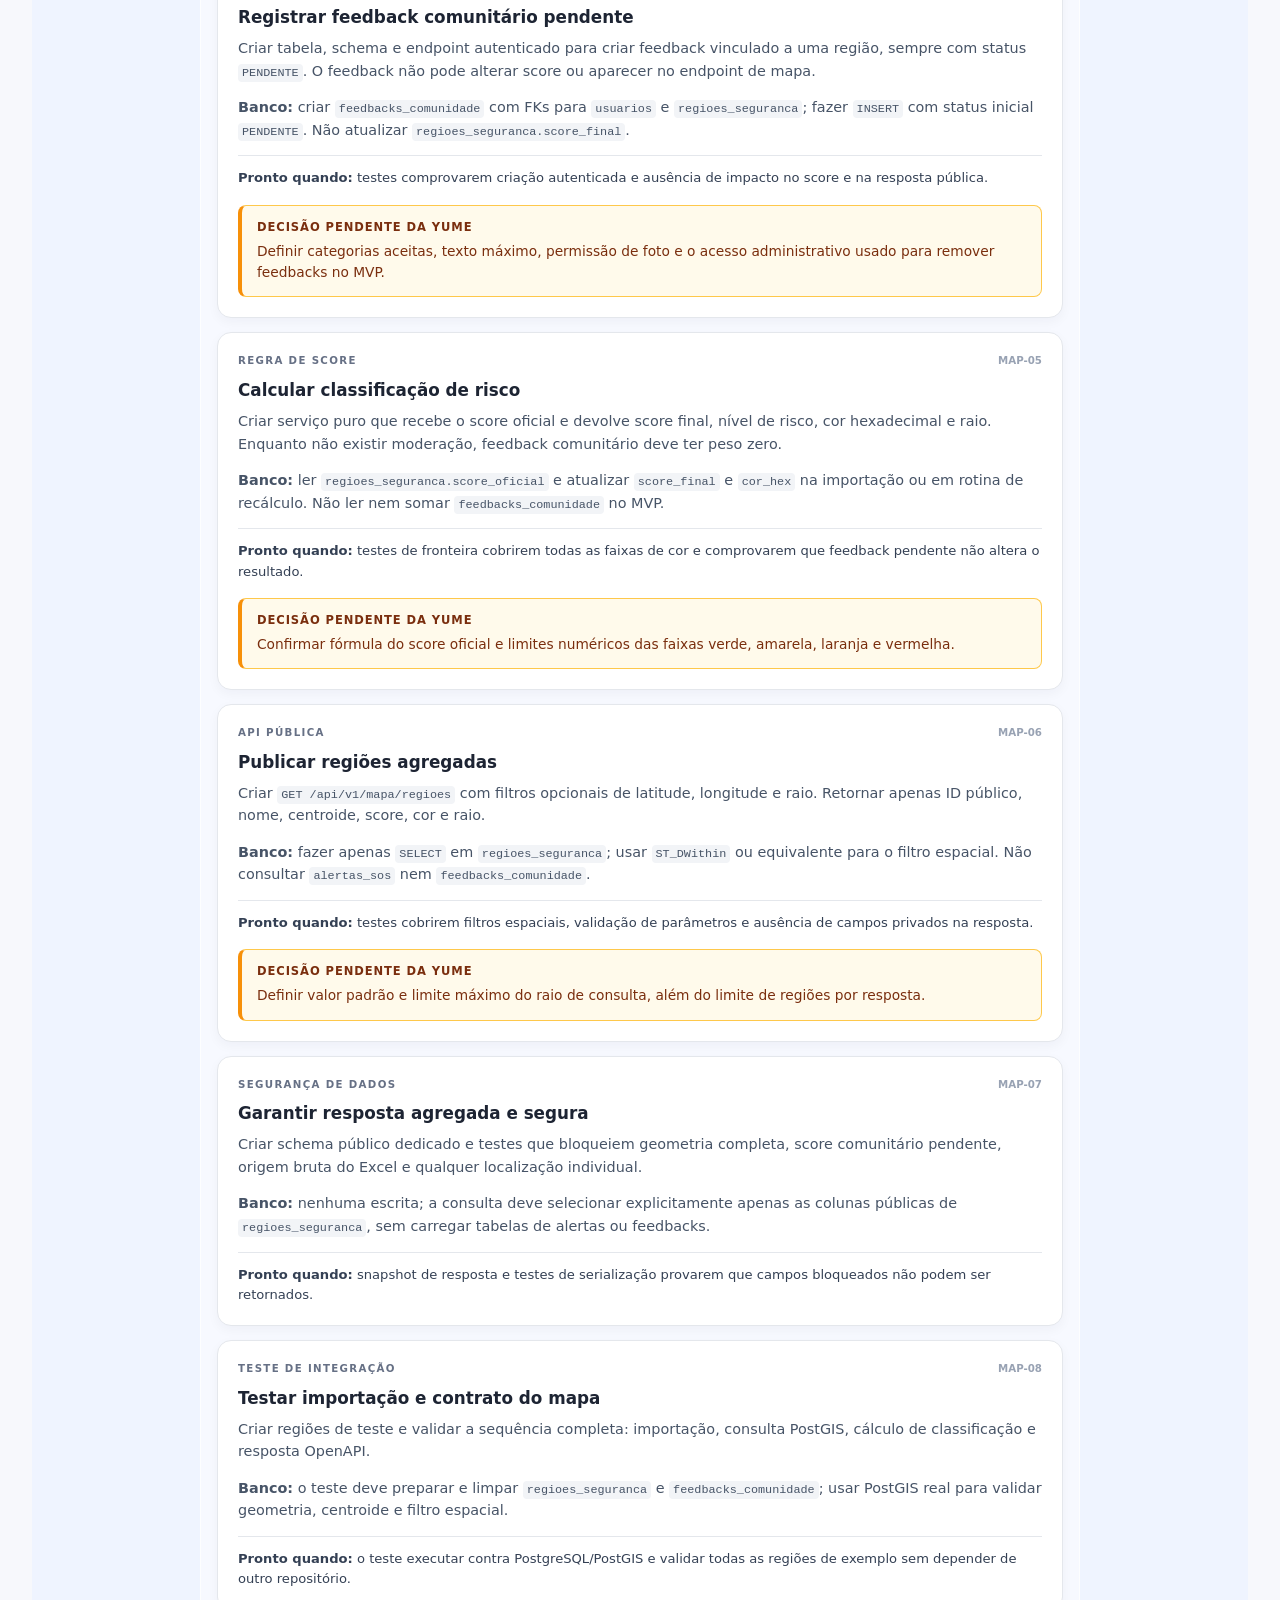
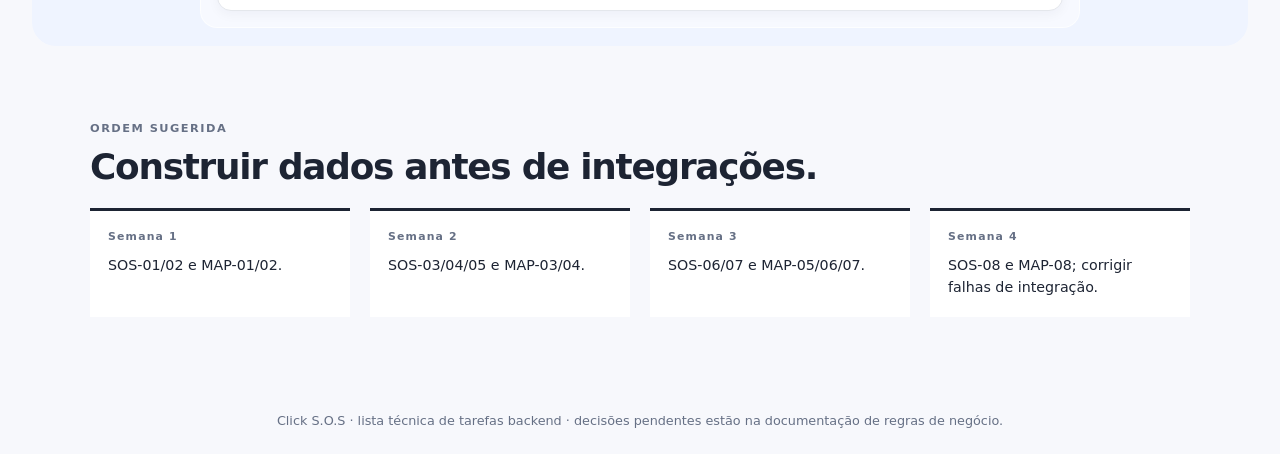
<file: documentacao/quadro-epicas-estagio.html>
<!doctype html>
<html lang="pt-BR">
  <head>
    <meta charset="utf-8" />
    <meta name="viewport" content="width=device-width, initial-scale=1" />
    <title>Click S.O.S lista de tarefas</title>
    <link rel="stylesheet" href="quadro-epicas-estagio.css" />
  </head>
  <body>
    <header class="hero">
      <p class="eyebrow">CLICK S.O.S · BACKEND</p>
      <h1>Click S.O.S<br />lista de tarefas.</h1>
      <p class="intro">Dois épicos backend para serem executados de forma independente. Cada cartão descreve uma entrega técnica com critério de aceite.</p>
      <nav class="document-links" aria-label="Documentações do projeto">
        <a href="documentacao-regras-de-negocio.html">Regras de negócio</a>
        <a class="placeholder-link" href="#epicos-mobile">Épicos do mobile <span>em breve</span></a>
      </nav>
    </header>

    <main>
      <section class="yume-notice" aria-labelledby="yume-notice-title">
        <div class="yume-notice-content">
          <p class="eyebrow">REGRAS DE COLABORAÇÃO</p>
          <h2 id="yume-notice-title">AVISOS AMIAUGÁVEIS DA YUME</h2>
          <p class="yume-intro">Essas sao algumas boas praticas de desenvolvimento de codigos que devemos ter no projeto, acredite isso evita alguns problemas :b , plus, todo mundo pode escolher coisas pro projeto, entao isso sera o que eu vou escolher</p>
          <blockquote>“Usem TDD e conventional commits nessa caceta.”</blockquote>
          <blockquote>“Nao dar push direto para main, crie uma branch e abra um PR por terminar.”</blockquote>
          <blockquote>“UMA BRANCH POR TICKET: <code>feat/sos-03-persistir-alerta</code>.”</blockquote>
          <blockquote>“NAO VAZAR AS VARIAVEIS DE AMBIENTE: nunca incluir <code>.env</code>, chave de API, telefone real ou coordenada real em commits/logs.”</blockquote>
          <p class="links-label">LISTA DE LINKS</p>
          <div class="practice-links">
            <a href="https://martinfowler.com/bliki/TestDrivenDevelopment.html" target="_blank" rel="noreferrer">Documentação sobre TDD</a>
            <a href="https://www.conventionalcommits.org/en/v1.0.0/" target="_blank" rel="noreferrer">Conventional Commits</a>
            <a href="https://docs.github.com/en/pull-requests/how-tos/create-pull-requests/creating-a-pull-request" target="_blank" rel="noreferrer">Como criar uma Pull Request</a>
          </div>
        </div>
        <img src="assets/gatinho-bravo.jpg" alt="Gatinho bravo observando as práticas de desenvolvimento" />
      </section>

      <section class="overview" aria-label="Visão geral da divisão">
        <article>
          <span class="number">01</span>
          <h2>Épico: alerta S.O.S</h2>
          <p>Persistir um alerta autenticado e despachar mensagens WhatsApp em segundo plano.</p>
          <ul><li><strong>Responsável: —</strong></li><li>Saída técnica: API, migrações, worker, integração e testes.</li></ul>
        </article>
        <article>
          <span class="number">02</span>
          <h2>Épico: mapa de risco</h2>
          <p>Importar regiões de São Paulo e publicar dados agregados pela API.</p>
          <ul><li><strong>Responsável: —</strong></li><li>Saída técnica: PostGIS, importador, feedback e endpoint de mapa.</li></ul>
        </article>
      </section>

      <section class="data-models" aria-labelledby="models-title">
        <div class="section-heading">
          <p class="eyebrow">MODELOS DE DADOS</p>
          <h2 id="models-title">Formato alvo das tabelas e contratos</h2>
          <p>Os exemplos mostram a estrutura lógica. No PostgreSQL/PostGIS, UUIDs, datas e geometrias devem usar tipos nativos, não texto JSON.</p>
        </div>
        <div class="model-grid">
          <article class="model-card"><h3>alertas_sos</h3><pre>{
  "id": "uuid",
  "usuario_id": "uuid",
  "localizacao": {"lat": -23.55, "lng": -46.63},
  "mensagem": "Preciso de ajuda",
  "status_envio": "PENDENTE",
  "tentativas": 0,
  "criado_em": "2026-10-08T12:00:00Z"
}</pre></article>
          <article class="model-card"><h3>tentativas_envio_sos</h3><pre>{
  "id": "uuid",
  "alerta_id": "uuid",
  "contato_id": "uuid",
  "numero_tentativa": 1,
  "status": "FALHOU",
  "erro_codigo": "TIMEOUT",
  "executado_em": "2026-10-08T12:00:05Z"
}</pre></article>
          <article class="model-card"><h3>contatos_emergencia</h3><pre>{
  "id": "uuid",
  "usuario_id": "uuid",
  "nome": "Maria",
  "telefone_whatsapp": "+5511999999999",
  "ativo": true,
  "consentido_em": "2026-10-08T12:00:00Z"
}</pre></article>
          <article class="model-card"><h3>regioes_seguranca</h3><pre>{
  "id": "uuid",
  "nome": "Pinheiros",
  "limites": "MULTIPOLYGON SRID 4326",
  "centroide": {"lat": -23.56, "lng": -46.69},
  "score_oficial": 4.2,
  "score_final": 4.2,
  "cor_hex": "#EAB308",
  "raio_metros": 1200
}</pre></article>
          <article class="model-card"><h3>feedbacks_comunidade</h3><pre>{
  "id": "uuid",
  "usuario_id": "uuid",
  "regiao_id": "uuid",
  "categoria": "ILUMINACAO",
  "mensagem": "Rua escura",
  "status": "PENDENTE",
  "criado_em": "2026-10-08T12:00:00Z"
}</pre></article>
        </div>
      </section>

      <section class="epic sos" aria-labelledby="sos-title">
        <div class="epic-heading">
          <div><p class="eyebrow">ÉPICO 01 · BACKEND</p><h2 id="sos-title">Alerta S.O.S</h2><p>Implementar criação, persistência, despacho assíncrono, retentativas e rastreabilidade do alerta.</p></div>
          <div class="success"><strong>Critério de pronto</strong><span>Um alerta autenticado é gravado, enviado a contatos consentidos e termina como <code>ENVIADO</code> ou <code>ERRO</code>.</span></div>
        </div>
        <div class="lanes solo"><div class="lane">
          <div class="lane-header"><span class="avatar a">—</span><h3>Responsável pelo Épico S.O.S</h3></div>

          <article class="task">
            <div class="task-meta"><span>CONTRATO HTTP</span><span>SOS-01</span></div>
            <h4>Definir schemas e rota de criação</h4>
            <p>Criar schemas Pydantic e OpenAPI para <code>POST /api/v1/sos/alertas</code> com latitude, longitude e mensagem opcional. Obter o usuário exclusivamente do Bearer Token.</p>
            <p><strong>Banco:</strong> não cria, lê ou atualiza tabelas nesta tarefa; somente define o contrato que será persistido em <code>alertas_sos</code>.</p>
            <p class="done"><b>Pronto quando:</b> OpenAPI documentar corpos, respostas 201/401/422 e todos os schemas tiverem testes de validação.</p>
            <div class="yume-decision"><strong>Decisão pendente da Yume</strong><p>Definir o texto padrão da mensagem e o tamanho máximo da mensagem livre.</p></div>
          </article>

          <article class="task">
            <div class="task-meta"><span>PERSISTÊNCIA</span><span>SOS-02</span></div>
            <h4>Criar migrações de usuários, contatos e alertas</h4>
            <p>Criar migrações Alembic para usuários, contatos de emergência e alertas. Usar UUID, timestamps com fuso horário, status de entrega e ponto geográfico SRID 4326; criar índice espacial no ponto.</p>
            <p><strong>Banco:</strong> criar as tabelas <code>usuarios</code>, <code>contatos_emergencia</code>, <code>alertas_sos</code> e <code>tentativas_envio_sos</code>; criar FKs, índice GiST em <code>alertas_sos.localizacao</code> e índice por <code>alerta_id</code> nas tentativas.</p>
            <p class="done"><b>Pronto quando:</b> as migrações sobem e descem em PostgreSQL/PostGIS e os relacionamentos são cobertos por teste de integração.</p>
            <div class="yume-decision"><strong>Decisão pendente da Yume</strong><p>Definir retenção e exclusão de alertas e coordenadas para que o schema inclua os campos necessários.</p></div>
          </article>

          <article class="task">
            <div class="task-meta"><span>SERVIÇO</span><span>SOS-03</span></div>
            <h4>Persistir alerta em transação</h4>
            <p>Implementar serviço que valida coordenadas, verifica contatos ativos consentidos, grava o alerta como <code>PENDENTE</code> e devolve seu UUID sem chamar serviços externos.</p>
            <p><strong>Banco:</strong> fazer <code>SELECT</code> em <code>contatos_emergencia</code> por <code>usuario_id</code>, <code>ativo = true</code> e consentimento confirmado; fazer <code>INSERT</code> em <code>alertas_sos</code>.</p>
            <p class="done"><b>Pronto quando:</b> testes cobrem coordenada inválida, usuário sem contatos ativos e criação bem-sucedida sem envio de WhatsApp.</p>
          </article>

          <article class="task">
            <div class="task-meta"><span>MENSAGEM</span><span>SOS-04</span></div>
            <h4>Montar payload de emergência</h4>
            <p>Criar função pura que recebe alerta e contato, monta a mensagem, inclui coordenadas e gera link Google Maps no formato <code>https://www.google.com/maps?q=lat,lng</code>.</p>
            <p><strong>Banco:</strong> não altera tabelas; recebe os dados já carregados de <code>alertas_sos</code> e <code>contatos_emergencia</code>.</p>
            <p class="done"><b>Pronto quando:</b> testes verificarem coordenadas, link e fallback para mensagem padrão sem chamar a Evolution API.</p>
          </article>

          <article class="task">
            <div class="task-meta"><span>INTEGRAÇÃO</span><span>SOS-05</span></div>
            <h4>Criar cliente da Evolution API</h4>
            <p>Criar cliente HTTP isolado, configurado somente por variáveis de ambiente, com timeout e interface fake para testes. Não gravar chave, telefone ou corpo da mensagem em logs.</p>
            <p><strong>Banco:</strong> não cria nem altera tabelas; a persistência do resultado será responsabilidade do worker.</p>
            <p class="done"><b>Pronto quando:</b> testes com fake cobrem resposta de sucesso, timeout e erro HTTP.</p>
            <div class="yume-decision"><strong>Decisão pendente da Yume</strong><p>Disponibilizar URL, credenciais e ambiente de teste; confirmar os números de devs consentidos no modo demonstração.</p></div>
          </article>

          <article class="task">
            <div class="task-meta"><span>WORKER</span><span>SOS-06</span></div>
            <h4>Despachar contatos em segundo plano</h4>
            <p>Após confirmar a transação, enfileirar tarefa assíncrona para todos os contatos ativos. Atualizar o resultado por contato sem bloquear a resposta HTTP.</p>
            <p><strong>Banco:</strong> fazer <code>SELECT</code> em <code>alertas_sos</code> e <code>contatos_emergencia</code>; fazer <code>INSERT</code> em <code>tentativas_envio_sos</code> e atualizar <code>alertas_sos.status_envio</code>.</p>
            <p class="done"><b>Pronto quando:</b> um cliente fake lento não aumenta o tempo de resposta e cada contato possui resultado persistido.</p>
          </article>

          <article class="task">
            <div class="task-meta"><span>RETENTATIVAS</span><span>SOS-07</span></div>
            <h4>Aplicar política de envio</h4>
            <p>Em falha, manter o alerta como <code>PENDENTE</code> e executar até 5 tentativas com esperas de 5, 10, 15, 20 e 25 segundos. Após a quinta falha, atualizar para <code>ERRO</code>.</p>
            <p><strong>Banco:</strong> inserir uma linha por tentativa em <code>tentativas_envio_sos</code>; atualizar <code>alertas_sos.tentativas</code> e <code>alertas_sos.status_envio</code> em cada transição.</p>
            <p class="done"><b>Pronto quando:</b> testes com relógio controlado verificarem intervalos, contagem de tentativas e transição final.</p>
          </article>

          <article class="task">
            <div class="task-meta"><span>OBSERVABILIDADE E TESTES</span><span>SOS-08</span></div>
            <h4>Adicionar logs e teste ponta a ponta</h4>
            <p>Adicionar logs estruturados pelo UUID do alerta e criar teste de integração com banco e Evolution API fake para o fluxo completo.</p>
            <p><strong>Banco:</strong> o teste deve preparar e limpar <code>usuarios</code>, <code>contatos_emergencia</code>, <code>alertas_sos</code> e <code>tentativas_envio_sos</code>.</p>
            <p class="done"><b>Pronto quando:</b> o teste comprovar persistência, worker, disparo para até 3 contatos e estados finais sem vazar dados sensíveis.</p>
            <div class="yume-decision"><strong>Decisão pendente da Yume</strong><p>Definir ambientes autorizados a usar o chip de demonstração e como será guardada a evidência de consentimento dos números de teste.</p></div>
          </article>
        </div></div>
      </section>

      <section class="epic map" aria-labelledby="map-title">
        <div class="epic-heading">
          <div><p class="eyebrow">ÉPICO 02 · BACKEND</p><h2 id="map-title">Mapa de risco</h2><p>Armazenar geometria e score de regiões, importar a planilha inicial e fornecer respostas agregadas para clientes HTTP.</p></div>
          <div class="success"><strong>Critério de pronto</strong><span>A API retorna regiões de São Paulo com centroide, score, cor e raio; feedbacks pendentes não alteram o mapa.</span></div>
        </div>
        <div class="lanes solo"><div class="lane">
          <div class="lane-header"><span class="avatar b">—</span><h3>Responsável pelo Épico do mapa</h3></div>

          <article class="task">
            <div class="task-meta"><span>CONTRATO DE DADOS</span><span>MAP-01</span></div>
            <h4>Definir contrato da planilha de importação</h4>
            <p>Documentar colunas, tipos e validações da planilha Excel: identificador da região, nome, geometria, score oficial, data da fonte e raio. Criar arquivo de exemplo sem dados sensíveis.</p>
            <p><strong>Banco:</strong> não cria nem altera tabelas nesta tarefa; define o formato que alimentará <code>regioes_seguranca</code>.</p>
            <p class="done"><b>Pronto quando:</b> o validador rejeitar planilhas sem coluna obrigatória ou com valores inválidos.</p>
            <div class="yume-decision"><strong>Decisão pendente da Yume</strong><p>Entregar a planilha de toda São Paulo, informar origem/licença e definir a regra usada para preencher o raio de cada região.</p></div>
          </article>

          <article class="task">
            <div class="task-meta"><span>POSTGIS</span><span>MAP-02</span></div>
            <h4>Criar tabela de regiões de segurança</h4>
            <p>Criar migração para regiões com ID público, nome, multipolígono SRID 4326, centroide, score oficial, score final, cor e raio. Habilitar PostGIS e criar índice GiST no multipolígono.</p>
            <p><strong>Banco:</strong> criar <code>regioes_seguranca</code>; habilitar extensão PostGIS; criar colunas <code>limites</code> (MultiPolygon), <code>centroide</code> (Point), <code>score_oficial</code>, <code>score_final</code>, <code>cor_hex</code> e <code>raio_metros</code>.</p>
            <p class="done"><b>Pronto quando:</b> uma consulta espacial de teste encontra uma região e o centroide é retornado no SRID esperado.</p>
          </article>

          <article class="task">
            <div class="task-meta"><span>IMPORTAÇÃO</span><span>MAP-03</span></div>
            <h4>Implementar carga idempotente do Excel</h4>
            <p>Criar comando ou script que lê o Excel aprovado, valida linhas, faz upsert por ID público e calcula/atualiza o centroide a partir do multipolígono.</p>
            <p><strong>Banco:</strong> fazer <code>INSERT ... ON CONFLICT DO UPDATE</code> em <code>regioes_seguranca</code>; atualizar <code>limites</code>, <code>centroide</code>, scores, cor e raio da região importada.</p>
            <p class="done"><b>Pronto quando:</b> duas execuções com o mesmo arquivo não duplicarem regiões e o relatório listar importadas, atualizadas e rejeitadas.</p>
          </article>

          <article class="task">
            <div class="task-meta"><span>FEEDBACK COMUNITÁRIO</span><span>MAP-04</span></div>
            <h4>Registrar feedback comunitário pendente</h4>
            <p>Criar tabela, schema e endpoint autenticado para criar feedback vinculado a uma região, sempre com status <code>PENDENTE</code>. O feedback não pode alterar score ou aparecer no endpoint de mapa.</p>
            <p><strong>Banco:</strong> criar <code>feedbacks_comunidade</code> com FKs para <code>usuarios</code> e <code>regioes_seguranca</code>; fazer <code>INSERT</code> com status inicial <code>PENDENTE</code>. Não atualizar <code>regioes_seguranca.score_final</code>.</p>
            <p class="done"><b>Pronto quando:</b> testes comprovarem criação autenticada e ausência de impacto no score e na resposta pública.</p>
            <div class="yume-decision"><strong>Decisão pendente da Yume</strong><p>Definir categorias aceitas, texto máximo, permissão de foto e o acesso administrativo usado para remover feedbacks no MVP.</p></div>
          </article>

          <article class="task">
            <div class="task-meta"><span>REGRA DE SCORE</span><span>MAP-05</span></div>
            <h4>Calcular classificação de risco</h4>
            <p>Criar serviço puro que recebe o score oficial e devolve score final, nível de risco, cor hexadecimal e raio. Enquanto não existir moderação, feedback comunitário deve ter peso zero.</p>
            <p><strong>Banco:</strong> ler <code>regioes_seguranca.score_oficial</code> e atualizar <code>score_final</code> e <code>cor_hex</code> na importação ou em rotina de recálculo. Não ler nem somar <code>feedbacks_comunidade</code> no MVP.</p>
            <p class="done"><b>Pronto quando:</b> testes de fronteira cobrirem todas as faixas de cor e comprovarem que feedback pendente não altera o resultado.</p>
            <div class="yume-decision"><strong>Decisão pendente da Yume</strong><p>Confirmar fórmula do score oficial e limites numéricos das faixas verde, amarela, laranja e vermelha.</p></div>
          </article>

          <article class="task">
            <div class="task-meta"><span>API PÚBLICA</span><span>MAP-06</span></div>
            <h4>Publicar regiões agregadas</h4>
            <p>Criar <code>GET /api/v1/mapa/regioes</code> com filtros opcionais de latitude, longitude e raio. Retornar apenas ID público, nome, centroide, score, cor e raio.</p>
            <p><strong>Banco:</strong> fazer apenas <code>SELECT</code> em <code>regioes_seguranca</code>; usar <code>ST_DWithin</code> ou equivalente para o filtro espacial. Não consultar <code>alertas_sos</code> nem <code>feedbacks_comunidade</code>.</p>
            <p class="done"><b>Pronto quando:</b> testes cobrirem filtros espaciais, validação de parâmetros e ausência de campos privados na resposta.</p>
            <div class="yume-decision"><strong>Decisão pendente da Yume</strong><p>Definir valor padrão e limite máximo do raio de consulta, além do limite de regiões por resposta.</p></div>
          </article>

          <article class="task">
            <div class="task-meta"><span>SEGURANÇA DE DADOS</span><span>MAP-07</span></div>
            <h4>Garantir resposta agregada e segura</h4>
            <p>Criar schema público dedicado e testes que bloqueiem geometria completa, score comunitário pendente, origem bruta do Excel e qualquer localização individual.</p>
            <p><strong>Banco:</strong> nenhuma escrita; a consulta deve selecionar explicitamente apenas as colunas públicas de <code>regioes_seguranca</code>, sem carregar tabelas de alertas ou feedbacks.</p>
            <p class="done"><b>Pronto quando:</b> snapshot de resposta e testes de serialização provarem que campos bloqueados não podem ser retornados.</p>
          </article>

          <article class="task">
            <div class="task-meta"><span>TESTE DE INTEGRAÇÃO</span><span>MAP-08</span></div>
            <h4>Testar importação e contrato do mapa</h4>
            <p>Criar regiões de teste e validar a sequência completa: importação, consulta PostGIS, cálculo de classificação e resposta OpenAPI.</p>
            <p><strong>Banco:</strong> o teste deve preparar e limpar <code>regioes_seguranca</code> e <code>feedbacks_comunidade</code>; usar PostGIS real para validar geometria, centroide e filtro espacial.</p>
            <p class="done"><b>Pronto quando:</b> o teste executar contra PostgreSQL/PostGIS e validar todas as regiões de exemplo sem depender de outro repositório.</p>
          </article>
        </div></div>
      </section>

      <section class="sequence" aria-labelledby="sequence-title">
        <p class="eyebrow">ORDEM SUGERIDA</p>
        <h2 id="sequence-title">Construir dados antes de integrações.</h2>
        <ol>
          <li><span>Semana 1</span> SOS-01/02 e MAP-01/02.</li>
          <li><span>Semana 2</span> SOS-03/04/05 e MAP-03/04.</li>
          <li><span>Semana 3</span> SOS-06/07 e MAP-05/06/07.</li>
          <li><span>Semana 4</span> SOS-08 e MAP-08; corrigir falhas de integração.</li>
        </ol>
      </section>
    </main>

    <footer><p>Click S.O.S · lista técnica de tarefas backend · decisões pendentes estão na documentação de regras de negócio.</p></footer>
  </body>
</html>
</file>
<file: docs/styles.css>
:root {
  --ink: #1d2433;
  --muted: #667085;
  --paper: #f7f8fc;
  --white: #ffffff;
  --border: #e4e7ec;
  --sos: #d92d20;
  --sos-soft: #fff1f0;
  --map: #155eef;
  --map-soft: #eff4ff;
  --foundation: #7f56d9;
  --dev-a: #175cd3;
  --dev-b: #c01048;
  --review: #027a48;
  --shadow: 0 12px 32px rgb(16 24 40 / 7%);
}

* { box-sizing: border-box; }

body {
  margin: 0;
  color: var(--ink);
  background: var(--paper);
  font: 16px/1.55 Inter, ui-sans-serif, system-ui, -apple-system, BlinkMacSystemFont, "Segoe UI", sans-serif;
}

.hero, main, footer { max-width: 1400px; margin: auto; }

.hero {
  padding: 80px 48px 52px;
}

.eyebrow, .task-meta {
  margin: 0 0 10px;
  color: var(--muted);
  font-size: .71rem;
  font-weight: 800;
  letter-spacing: .13em;
}

h1, h2, h3, h4, p { margin-top: 0; }
h1 { margin-bottom: 18px; font-size: clamp(2.5rem, 5vw, 4.7rem); line-height: 1.05; letter-spacing: -.055em; }
h2 { font-size: clamp(1.7rem, 2.8vw, 2.65rem); line-height: 1.12; letter-spacing: -.035em; }
h3 { margin: 0; font-size: 1.05rem; }
h4 { margin-bottom: 9px; font-size: 1.05rem; line-height: 1.25; }
.intro { max-width: 730px; color: #475467; font-size: 1.14rem; }
a { color: #155eef; font-weight: 700; }.back-link { margin: 24px 0 0; }.rules-hero { padding-bottom: 38px; }
.document-links { display: flex; flex-wrap: wrap; gap: 12px; margin-top: 26px; }.document-links a { padding: 10px 15px; border: 1px solid #b2ccff; border-radius: 8px; background: #eff4ff; text-decoration: none; font-size: .9rem; transition: transform .16s ease, box-shadow .16s ease, background .16s ease; }.document-links a:hover { background: #dbe9ff; box-shadow: 0 5px 12px rgb(21 94 239 / 18%); transform: translateY(-2px); }.document-links .placeholder-link { color: #475467; border-color: #d0d5dd; background: var(--white); }.document-links .placeholder-link:hover { background: #f9fafb; box-shadow: 0 5px 12px rgb(16 24 40 / 10%); }.placeholder-link span { margin-left: 5px; color: #98a2b3; font-size: .72rem; font-weight: 700; text-transform: uppercase; }

.yume-notice { display: grid; grid-template-columns: minmax(0, 1.7fr) minmax(210px, .55fr); gap: 30px; max-width: 1180px; margin: 2px auto 30px; overflow: hidden; border: 1px solid #f04438; border-radius: 18px; background: #fef3f2; }.yume-notice-content { padding: 30px 12px 30px 31px; }.yume-notice .eyebrow { color: #b42318; }.yume-notice h2 { margin-bottom: 6px; font-size: 1.85rem; }.yume-intro { margin-bottom: 18px; color: #912018; font-size: .94rem; }.yume-notice blockquote { margin: 11px 0; padding: 10px 14px; border-left: 3px solid #d92d20; background: rgb(255 255 255 / 70%); color: #912018; font-size: 1rem; font-weight: 700; }.links-label { color: #b42318; font-size: .68rem; font-weight: 800; letter-spacing: .1em; margin: 20px 0 8px; }.practice-links { display: flex; flex-wrap: wrap; gap: 9px; }.practice-links a { padding: 7px 10px; border-radius: 6px; background: #fee4e2; color: #912018; font-size: .79rem; text-decoration: none; transition: transform .16s ease, background .16s ease, box-shadow .16s ease; }.practice-links a:hover { background: #fecdca; box-shadow: 0 4px 10px rgb(180 35 24 / 18%); transform: translateY(-2px); }.yume-notice img { width: 100%; height: 100%; min-height: 280px; justify-self: end; object-fit: cover; object-position: center; filter: saturate(.94) contrast(1.04); }

.overview { display: grid; grid-template-columns: repeat(2, 1fr); gap: 20px; padding: 52px 48px; }
.overview article { position: relative; min-height: 190px; padding: 27px 27px 20px 93px; border-radius: 18px; background: var(--white); box-shadow: var(--shadow); }
.overview article:first-child { border-top: 5px solid var(--sos); }.overview article:last-child { border-top: 5px solid var(--map); }
.overview h2 { margin-bottom: 8px; font-size: 1.5rem; }.overview p { color: #475467; }.overview ul { margin: 14px 0 0; padding-left: 18px; color: #475467; font-size: .9rem; }
.number { position: absolute; top: 27px; left: 25px; color: #d0d5dd; font-size: 2.7rem; font-weight: 900; letter-spacing: -.1em; }

.data-models { padding: 20px 48px 52px; }.model-grid { display: grid; grid-template-columns: repeat(2, minmax(0, 1fr)); gap: 18px; max-width: 1280px; margin: auto; }.model-card { overflow: hidden; border: 1px solid #d0d5dd; border-radius: 14px; background: #182230; }.model-card h3 { margin: 0; padding: 14px 18px; color: #d0e5ff; border-bottom: 1px solid #344054; font: 800 .78rem/1.2 "SFMono-Regular", Consolas, monospace; letter-spacing: .06em; }.model-card pre { margin: 0; padding: 18px; overflow-x: auto; color: #d0d5dd; font: .78rem/1.5 "SFMono-Regular", Consolas, monospace; }

.epic { margin: 16px 32px 54px; padding: 40px 16px 18px; border-radius: 24px; }.epic.sos { background: var(--sos-soft); }.epic.foundation { background: #f4f3ff; }.epic.map { background: var(--map-soft); }
.epic-heading { display: flex; justify-content: space-between; gap: 32px; align-items: flex-start; max-width: 1280px; margin: 0 auto 28px; padding: 0 16px; }.epic-heading > div:first-child { max-width: 740px; }.epic-heading h2 { margin-bottom: 10px; }.epic-heading > div:first-child > p:last-child { color: #475467; }
.success { flex: 0 1 340px; padding: 16px; border: 1px solid #abefc6; border-radius: 13px; background: #ecfdf3; color: #05603a; font-size: .85rem; }.success strong, .success span { display: block; }.success span { margin-top: 4px; }

.lanes { display: grid; grid-template-columns: repeat(2, minmax(0, 1fr)); gap: 22px; max-width: 1280px; margin: auto; }
.lanes.solo { grid-template-columns: minmax(0, 880px); justify-content: center; }
.lane { padding: 16px; border: 1px solid rgb(255 255 255 / 70%); border-radius: 17px; background: rgb(255 255 255 / 48%); }.lane-header { display: flex; align-items: center; gap: 10px; margin: 0 5px 17px; }.avatar { display: grid; place-items: center; width: 28px; height: 28px; border-radius: 50%; color: white; font-size: .78rem; font-weight: 800; }.avatar.a { background: var(--dev-a); }.avatar.b { background: var(--dev-b); }

.task { margin-bottom: 14px; padding: 20px; border: 1px solid var(--border); border-radius: 14px; background: var(--white); box-shadow: 0 4px 12px rgb(16 24 40 / 4%); }.task:last-child { margin-bottom: 0; }.task p { color: #475467; font-size: .9rem; }.task ul { margin: 0 0 15px; padding-left: 19px; color: #475467; font-size: .87rem; }.task-meta { display: flex; justify-content: space-between; margin-bottom: 11px; font-size: .64rem; }.task-meta span:last-child { color: #98a2b3; letter-spacing: normal; }.foundation-card { border-left: 4px solid var(--foundation); }.review-card { border-left: 4px solid var(--review); }.done { margin: 0 !important; padding-top: 12px; border-top: 1px solid var(--border); color: #344054 !important; font-size: .82rem !important; } code { padding: 2px 4px; border-radius: 4px; background: #f2f4f7; font-family: "SFMono-Regular", Consolas, monospace; font-size: .82em; }
.yume-decision { margin-top: 16px; padding: 13px 15px; border: 1px solid #fec84b; border-left: 4px solid #f79009; border-radius: 8px; background: #fffaeb; }.yume-decision strong { display: block; color: #7a2e0e; font-size: .72rem; letter-spacing: .08em; text-transform: uppercase; }.yume-decision p { margin: 4px 0 0; color: #7a2e0e; font-size: .86rem; }

.sequence { max-width: 1180px; margin: 20px auto 50px; padding: 20px 40px; }.sequence h2 { margin-bottom: 20px; }.sequence ol { display: grid; grid-template-columns: repeat(4, 1fr); gap: 20px; margin: 0; padding: 0; list-style: none; }.sequence li { padding: 18px; border-top: 3px solid var(--ink); background: var(--white); font-size: .89rem; }.sequence li span { display: block; margin-bottom: 9px; color: var(--muted); font-size: .68rem; font-weight: 800; letter-spacing: .11em; }

.tech-lead { padding: 48px; background: #101828; color: var(--white); }.tech-lead-heading { max-width: 780px; margin: 0 auto 26px; text-align: center; }.tech-lead h2 { margin-bottom: 12px; }.tech-lead .eyebrow { color: #9fb4ff; }.tech-lead-heading > p:last-child { color: #d0d5dd; }.lead-grid { display: grid; grid-template-columns: repeat(3, minmax(0, 1fr)); gap: 16px; max-width: 1280px; margin: auto; }.lead-task { padding: 21px; border: 1px solid #344054; border-radius: 14px; background: #182230; }.lead-task > span { color: #9fb4ff; font-size: .7rem; font-weight: 800; letter-spacing: .12em; }.lead-task h3 { margin: 9px 0 7px; font-size: 1rem; }.lead-task p { margin: 0; color: #d0d5dd; font-size: .86rem; }

.answers { padding: 12px 48px 54px; }.section-heading { max-width: 1280px; margin: 0 auto 26px; }.section-heading h2 { margin-bottom: 0; }.answer-grid { display: grid; grid-template-columns: repeat(2, minmax(0, 1fr)); gap: 18px; max-width: 1280px; margin: auto; }.answer-card { padding: 24px; border: 1px solid var(--border); border-top: 4px solid var(--map); border-radius: 14px; background: var(--white); box-shadow: 0 4px 12px rgb(16 24 40 / 4%); }.answer-id { color: var(--map); font-size: .7rem; font-weight: 800; letter-spacing: .12em; }.answer-card h3 { margin: 9px 0 11px; font-size: 1.18rem; }.answer-card p { margin-bottom: 10px; color: #475467; font-size: .91rem; }.answer-card p:last-child { margin-bottom: 0; }.pending { padding: 10px 12px; border-radius: 8px; background: #fffaeb; color: #7a2e0e !important; }
.note { padding: 10px 12px; border-radius: 8px; background: #eff4ff; color: #1d3f72 !important; }

.questions { display: grid; grid-template-columns: .75fr 1.25fr; gap: 35px; padding: 44px 48px 54px; color: var(--white); background: #344054; }.questions h2 { margin-bottom: 0; }.questions .eyebrow { color: #b2ccff; }.questions ol { margin: 0; padding-left: 23px; }.questions li { padding: 8px 0 8px 6px; border-bottom: 1px solid #475467; color: #eaecf0; font-size: .93rem; }.questions li:last-child { border-bottom: none; }.questions code { color: #1d2433; background: #fef0c7; }

footer { padding: 24px 48px; color: #667085; font-size: .8rem; text-align: center; } footer p { margin: 0; }

@media (max-width: 900px) {
  .overview, .lanes, .lead-grid, .questions, .answer-grid, .model-grid, .yume-notice { grid-template-columns: 1fr; }
  .hero { padding: 54px 24px 40px; }.overview { padding: 34px 24px; }.yume-notice { margin: 0 24px 30px; }.yume-notice-content { padding: 27px 24px; }.yume-notice img { min-height: 220px; max-height: 330px; object-position: center 40%; }.epic { margin-inline: 0; border-radius: 0; }.epic-heading { display: block; }.success { margin-top: 18px; }.sequence { padding: 20px 24px; }.sequence ol { grid-template-columns: 1fr 1fr; }.tech-lead, .questions { padding: 40px 24px; } footer { padding-inline: 24px; }
}

@media (max-width: 520px) { .sequence ol { grid-template-columns: 1fr; }.overview article { padding-left: 25px; }.number { position: static; display: block; margin-bottom: 10px; }.task { padding: 16px; } }
.status-board { padding: 20px 48px 52px; }.status-table-wrap { max-width: 1280px; margin: auto; overflow-x: auto; border: 1px solid var(--border); border-radius: 14px; background: var(--white); box-shadow: var(--shadow); }.status-board table { width: 100%; border-collapse: collapse; font-size: .88rem; }.status-board th, .status-board td { padding: 12px 16px; border-bottom: 1px solid var(--border); text-align: left; vertical-align: top; color: #344054; }.status-board thead th { color: var(--muted); font-size: .68rem; letter-spacing: .1em; text-transform: uppercase; }.status-board tbody tr:last-child th, .status-board tbody tr:last-child td { border-bottom: 0; }.status-board tbody th { white-space: nowrap; }
.badge { display: inline-block; padding: 3px 9px; border-radius: 999px; font-size: .7rem; font-weight: 800; white-space: nowrap; }.badge.ok { color: #05603a; background: #d1fadf; }.badge.partial { color: #93370d; background: #fef0c7; }.badge.todo { color: #912018; background: #fee4e2; }
</file>
<file: documentacao/quadro-epicas-estagio.css>
:root {
  --ink: #1d2433;
  --muted: #667085;
  --paper: #f7f8fc;
  --white: #ffffff;
  --border: #e4e7ec;
  --sos: #d92d20;
  --sos-soft: #fff1f0;
  --map: #155eef;
  --map-soft: #eff4ff;
  --foundation: #7f56d9;
  --dev-a: #175cd3;
  --dev-b: #c01048;
  --review: #027a48;
  --shadow: 0 12px 32px rgb(16 24 40 / 7%);
}

* { box-sizing: border-box; }

body {
  margin: 0;
  color: var(--ink);
  background: var(--paper);
  font: 16px/1.55 Inter, ui-sans-serif, system-ui, -apple-system, BlinkMacSystemFont, "Segoe UI", sans-serif;
}

.hero, main, footer { max-width: 1400px; margin: auto; }

.hero {
  padding: 80px 48px 52px;
}

.eyebrow, .task-meta {
  margin: 0 0 10px;
  color: var(--muted);
  font-size: .71rem;
  font-weight: 800;
  letter-spacing: .13em;
}

h1, h2, h3, h4, p { margin-top: 0; }
h1 { margin-bottom: 18px; font-size: clamp(2.5rem, 5vw, 4.7rem); line-height: 1.05; letter-spacing: -.055em; }
h2 { font-size: clamp(1.7rem, 2.8vw, 2.65rem); line-height: 1.12; letter-spacing: -.035em; }
h3 { margin: 0; font-size: 1.05rem; }
h4 { margin-bottom: 9px; font-size: 1.05rem; line-height: 1.25; }
.intro { max-width: 730px; color: #475467; font-size: 1.14rem; }
a { color: #155eef; font-weight: 700; }.back-link { margin: 24px 0 0; }.rules-hero { padding-bottom: 38px; }
.document-links { display: flex; flex-wrap: wrap; gap: 12px; margin-top: 26px; }.document-links a { padding: 10px 15px; border: 1px solid #b2ccff; border-radius: 8px; background: #eff4ff; text-decoration: none; font-size: .9rem; transition: transform .16s ease, box-shadow .16s ease, background .16s ease; }.document-links a:hover { background: #dbe9ff; box-shadow: 0 5px 12px rgb(21 94 239 / 18%); transform: translateY(-2px); }.document-links .placeholder-link { color: #475467; border-color: #d0d5dd; background: var(--white); }.document-links .placeholder-link:hover { background: #f9fafb; box-shadow: 0 5px 12px rgb(16 24 40 / 10%); }.placeholder-link span { margin-left: 5px; color: #98a2b3; font-size: .72rem; font-weight: 700; text-transform: uppercase; }

.yume-notice { display: grid; grid-template-columns: minmax(0, 1.7fr) minmax(210px, .55fr); gap: 30px; max-width: 1180px; margin: 2px auto 30px; overflow: hidden; border: 1px solid #f04438; border-radius: 18px; background: #fef3f2; }.yume-notice-content { padding: 30px 12px 30px 31px; }.yume-notice .eyebrow { color: #b42318; }.yume-notice h2 { margin-bottom: 6px; font-size: 1.85rem; }.yume-intro { margin-bottom: 18px; color: #912018; font-size: .94rem; }.yume-notice blockquote { margin: 11px 0; padding: 10px 14px; border-left: 3px solid #d92d20; background: rgb(255 255 255 / 70%); color: #912018; font-size: 1rem; font-weight: 700; }.links-label { color: #b42318; font-size: .68rem; font-weight: 800; letter-spacing: .1em; margin: 20px 0 8px; }.practice-links { display: flex; flex-wrap: wrap; gap: 9px; }.practice-links a { padding: 7px 10px; border-radius: 6px; background: #fee4e2; color: #912018; font-size: .79rem; text-decoration: none; transition: transform .16s ease, background .16s ease, box-shadow .16s ease; }.practice-links a:hover { background: #fecdca; box-shadow: 0 4px 10px rgb(180 35 24 / 18%); transform: translateY(-2px); }.yume-notice img { width: 100%; height: 100%; min-height: 280px; justify-self: end; object-fit: cover; object-position: center; filter: saturate(.94) contrast(1.04); }

.overview { display: grid; grid-template-columns: repeat(2, 1fr); gap: 20px; padding: 52px 48px; }
.overview article { position: relative; min-height: 190px; padding: 27px 27px 20px 93px; border-radius: 18px; background: var(--white); box-shadow: var(--shadow); }
.overview article:first-child { border-top: 5px solid var(--sos); }.overview article:last-child { border-top: 5px solid var(--map); }
.overview h2 { margin-bottom: 8px; font-size: 1.5rem; }.overview p { color: #475467; }.overview ul { margin: 14px 0 0; padding-left: 18px; color: #475467; font-size: .9rem; }
.number { position: absolute; top: 27px; left: 25px; color: #d0d5dd; font-size: 2.7rem; font-weight: 900; letter-spacing: -.1em; }

.data-models { padding: 20px 48px 52px; }.model-grid { display: grid; grid-template-columns: repeat(2, minmax(0, 1fr)); gap: 18px; max-width: 1280px; margin: auto; }.model-card { overflow: hidden; border: 1px solid #d0d5dd; border-radius: 14px; background: #182230; }.model-card h3 { margin: 0; padding: 14px 18px; color: #d0e5ff; border-bottom: 1px solid #344054; font: 800 .78rem/1.2 "SFMono-Regular", Consolas, monospace; letter-spacing: .06em; }.model-card pre { margin: 0; padding: 18px; overflow-x: auto; color: #d0d5dd; font: .78rem/1.5 "SFMono-Regular", Consolas, monospace; }

.epic { margin: 16px 32px 54px; padding: 40px 16px 18px; border-radius: 24px; }.epic.sos { background: var(--sos-soft); }.epic.map { background: var(--map-soft); }
.epic-heading { display: flex; justify-content: space-between; gap: 32px; align-items: flex-start; max-width: 1280px; margin: 0 auto 28px; padding: 0 16px; }.epic-heading > div:first-child { max-width: 740px; }.epic-heading h2 { margin-bottom: 10px; }.epic-heading > div:first-child > p:last-child { color: #475467; }
.success { flex: 0 1 340px; padding: 16px; border: 1px solid #abefc6; border-radius: 13px; background: #ecfdf3; color: #05603a; font-size: .85rem; }.success strong, .success span { display: block; }.success span { margin-top: 4px; }

.lanes { display: grid; grid-template-columns: repeat(2, minmax(0, 1fr)); gap: 22px; max-width: 1280px; margin: auto; }
.lanes.solo { grid-template-columns: minmax(0, 880px); justify-content: center; }
.lane { padding: 16px; border: 1px solid rgb(255 255 255 / 70%); border-radius: 17px; background: rgb(255 255 255 / 48%); }.lane-header { display: flex; align-items: center; gap: 10px; margin: 0 5px 17px; }.avatar { display: grid; place-items: center; width: 28px; height: 28px; border-radius: 50%; color: white; font-size: .78rem; font-weight: 800; }.avatar.a { background: var(--dev-a); }.avatar.b { background: var(--dev-b); }

.task { margin-bottom: 14px; padding: 20px; border: 1px solid var(--border); border-radius: 14px; background: var(--white); box-shadow: 0 4px 12px rgb(16 24 40 / 4%); }.task:last-child { margin-bottom: 0; }.task p { color: #475467; font-size: .9rem; }.task ul { margin: 0 0 15px; padding-left: 19px; color: #475467; font-size: .87rem; }.task-meta { display: flex; justify-content: space-between; margin-bottom: 11px; font-size: .64rem; }.task-meta span:last-child { color: #98a2b3; letter-spacing: normal; }.foundation-card { border-left: 4px solid var(--foundation); }.review-card { border-left: 4px solid var(--review); }.done { margin: 0 !important; padding-top: 12px; border-top: 1px solid var(--border); color: #344054 !important; font-size: .82rem !important; } code { padding: 2px 4px; border-radius: 4px; background: #f2f4f7; font-family: "SFMono-Regular", Consolas, monospace; font-size: .82em; }
.yume-decision { margin-top: 16px; padding: 13px 15px; border: 1px solid #fec84b; border-left: 4px solid #f79009; border-radius: 8px; background: #fffaeb; }.yume-decision strong { display: block; color: #7a2e0e; font-size: .72rem; letter-spacing: .08em; text-transform: uppercase; }.yume-decision p { margin: 4px 0 0; color: #7a2e0e; font-size: .86rem; }

.sequence { max-width: 1180px; margin: 20px auto 50px; padding: 20px 40px; }.sequence h2 { margin-bottom: 20px; }.sequence ol { display: grid; grid-template-columns: repeat(4, 1fr); gap: 20px; margin: 0; padding: 0; list-style: none; }.sequence li { padding: 18px; border-top: 3px solid var(--ink); background: var(--white); font-size: .89rem; }.sequence li span { display: block; margin-bottom: 9px; color: var(--muted); font-size: .68rem; font-weight: 800; letter-spacing: .11em; }

.tech-lead { padding: 48px; background: #101828; color: var(--white); }.tech-lead-heading { max-width: 780px; margin: 0 auto 26px; text-align: center; }.tech-lead h2 { margin-bottom: 12px; }.tech-lead .eyebrow { color: #9fb4ff; }.tech-lead-heading > p:last-child { color: #d0d5dd; }.lead-grid { display: grid; grid-template-columns: repeat(3, minmax(0, 1fr)); gap: 16px; max-width: 1280px; margin: auto; }.lead-task { padding: 21px; border: 1px solid #344054; border-radius: 14px; background: #182230; }.lead-task > span { color: #9fb4ff; font-size: .7rem; font-weight: 800; letter-spacing: .12em; }.lead-task h3 { margin: 9px 0 7px; font-size: 1rem; }.lead-task p { margin: 0; color: #d0d5dd; font-size: .86rem; }

.answers { padding: 12px 48px 54px; }.section-heading { max-width: 1280px; margin: 0 auto 26px; }.section-heading h2 { margin-bottom: 0; }.answer-grid { display: grid; grid-template-columns: repeat(2, minmax(0, 1fr)); gap: 18px; max-width: 1280px; margin: auto; }.answer-card { padding: 24px; border: 1px solid var(--border); border-top: 4px solid var(--map); border-radius: 14px; background: var(--white); box-shadow: 0 4px 12px rgb(16 24 40 / 4%); }.answer-id { color: var(--map); font-size: .7rem; font-weight: 800; letter-spacing: .12em; }.answer-card h3 { margin: 9px 0 11px; font-size: 1.18rem; }.answer-card p { margin-bottom: 10px; color: #475467; font-size: .91rem; }.answer-card p:last-child { margin-bottom: 0; }.pending { padding: 10px 12px; border-radius: 8px; background: #fffaeb; color: #7a2e0e !important; }
.note { padding: 10px 12px; border-radius: 8px; background: #eff4ff; color: #1d3f72 !important; }

.questions { display: grid; grid-template-columns: .75fr 1.25fr; gap: 35px; padding: 44px 48px 54px; color: var(--white); background: #344054; }.questions h2 { margin-bottom: 0; }.questions .eyebrow { color: #b2ccff; }.questions ol { margin: 0; padding-left: 23px; }.questions li { padding: 8px 0 8px 6px; border-bottom: 1px solid #475467; color: #eaecf0; font-size: .93rem; }.questions li:last-child { border-bottom: none; }

footer { padding: 24px 48px; color: #667085; font-size: .8rem; text-align: center; } footer p { margin: 0; }

@media (max-width: 900px) {
  .overview, .lanes, .lead-grid, .questions, .answer-grid, .model-grid, .yume-notice { grid-template-columns: 1fr; }
  .hero { padding: 54px 24px 40px; }.overview { padding: 34px 24px; }.yume-notice { margin: 0 24px 30px; }.yume-notice-content { padding: 27px 24px; }.yume-notice img { min-height: 220px; max-height: 330px; object-position: center 40%; }.epic { margin-inline: 0; border-radius: 0; }.epic-heading { display: block; }.success { margin-top: 18px; }.sequence { padding: 20px 24px; }.sequence ol { grid-template-columns: 1fr 1fr; }.tech-lead, .questions { padding: 40px 24px; } footer { padding-inline: 24px; }
}

@media (max-width: 520px) { .sequence ol { grid-template-columns: 1fr; }.overview article { padding-left: 25px; }.number { position: static; display: block; margin-bottom: 10px; }.task { padding: 16px; } }
</file>
